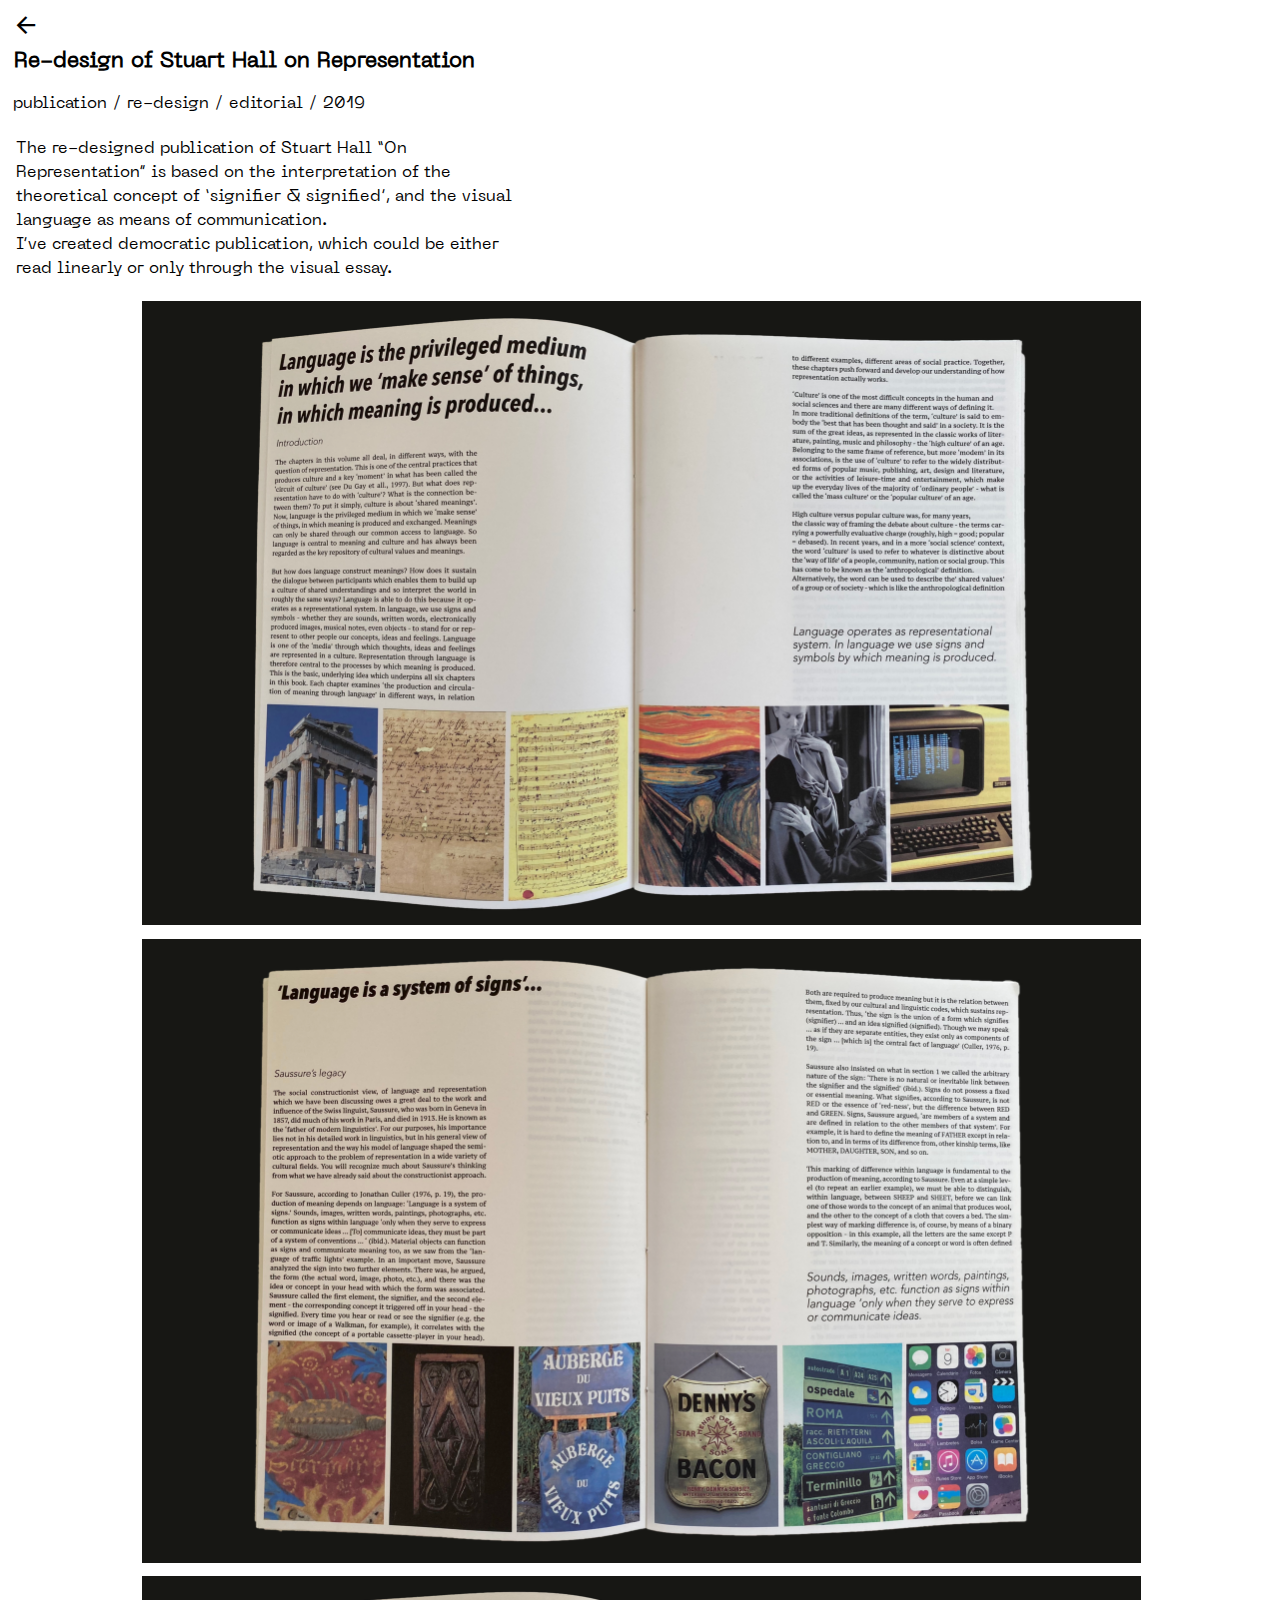
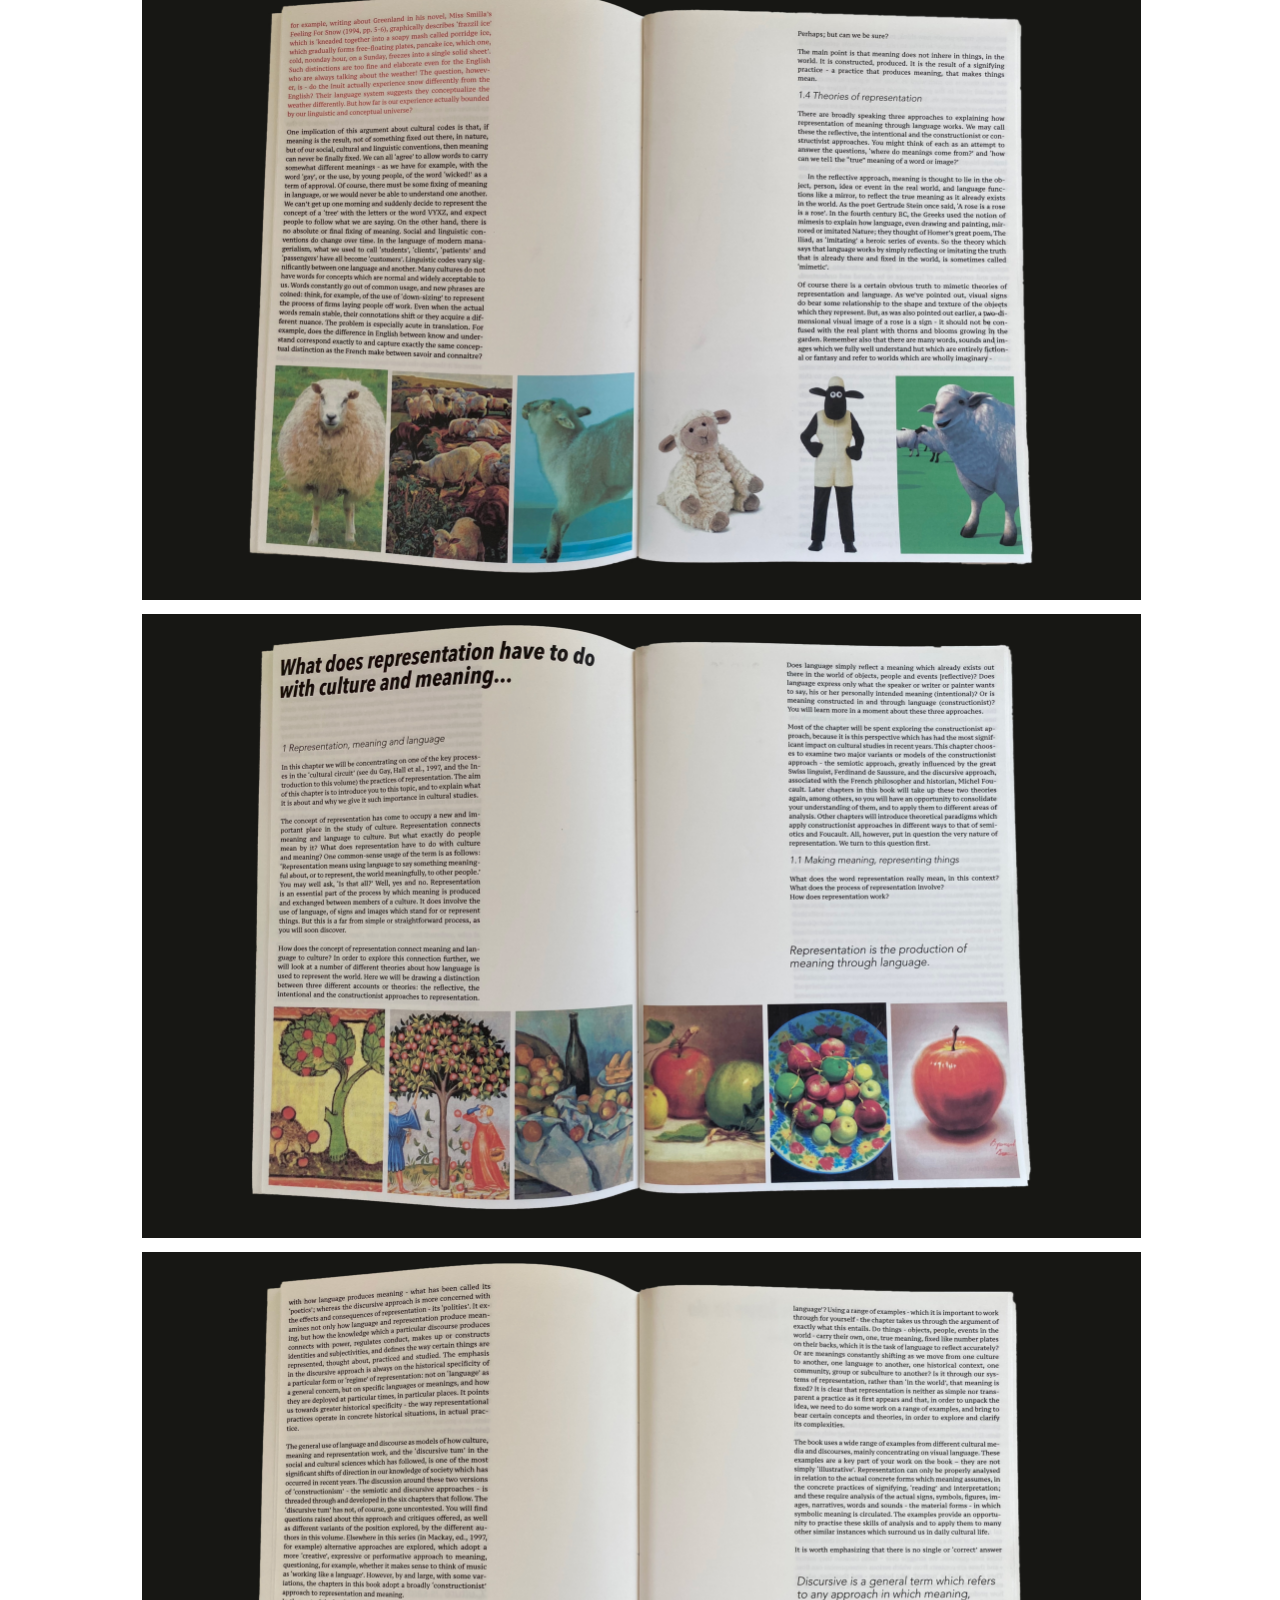
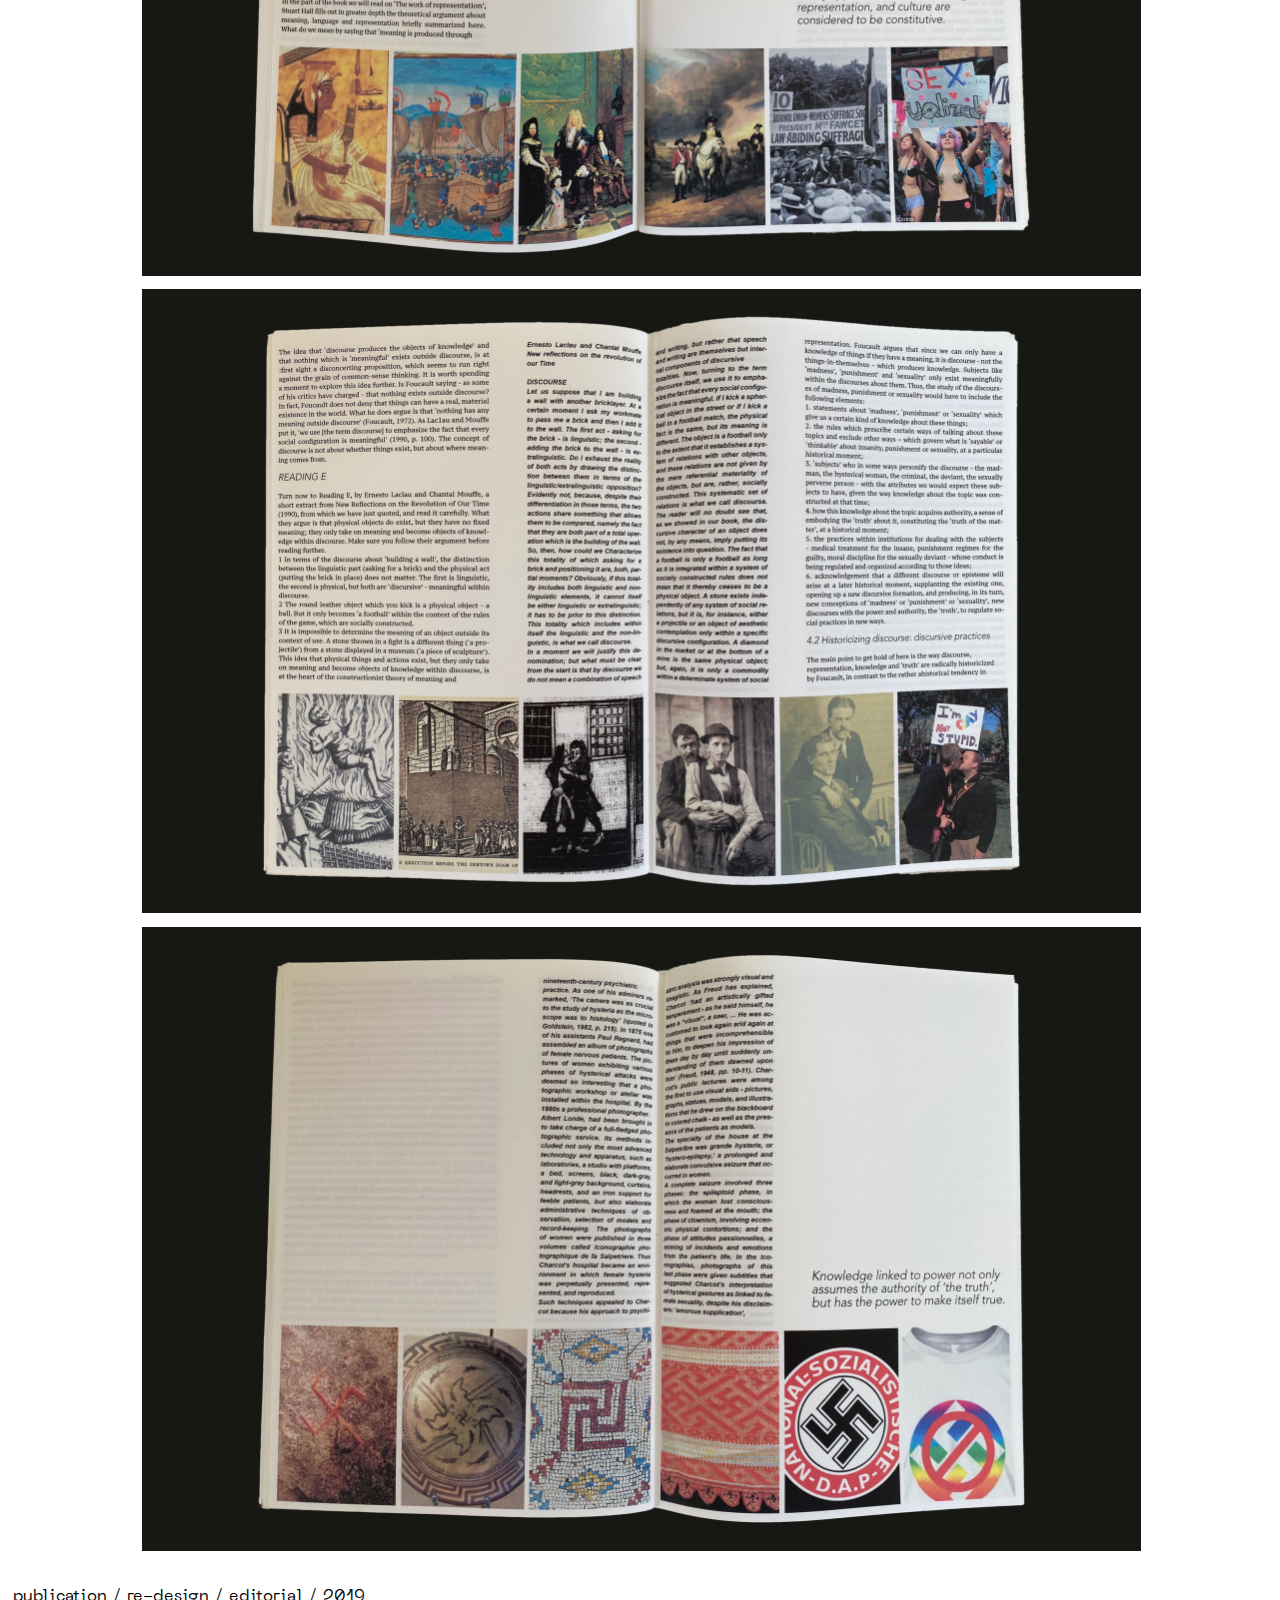
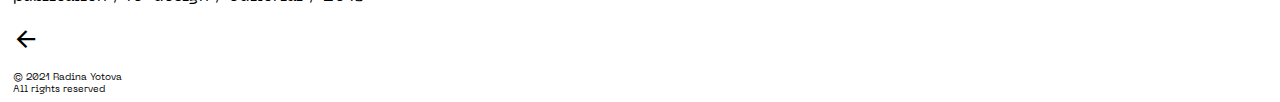
<file: pages/book-representation.html>
<!DOCTYPE html>
<html lang="en" >
<head>
  <meta charset="UTF-8">
  <meta name="viewport" content="width=device-width, initial-scale=1.0">
  <link rel="icon" href="content/img/WW.png">
  <title>Re-design of Stuart Hall on Representation</title>
  <link rel="stylesheet" href="./stylePage.css">

</head>
<body>
<div id="wrapper">
    <div class="button">
      <button class="back">
        <a href="../index.html">←</a>
      </button> 
    </div>

    <div class="container-text">
      <h1 class="title">Re-design of Stuart Hall on Representation</h1>
          <div class="labels">
      <div class="labels-text">
        publication / re-design / editorial / 2019
      </div>
    </div>
      <p class="info">
      The re-designed publication of Stuart Hall “On Representation” is based on the interpretation of the theoretical concept of ‘signifier & signified’, and the visual language as means of communication.<br>I’ve created democratic publication, which could be either read linearly or only through the visual essay.<br>
      </p>
    </div>

  <div class="img">
      <img src="content/img/book-representation/1.png">
      <img src="content/img/book-representation/2.png">
      <img src="content/img/book-representation/3.png">
      <img src="content/img/book-representation/4.png">
      <img src="content/img/book-representation/5.png">
      <img src="content/img/book-representation/6.png">
      <img src="content/img/book-representation/7.png">
    </div>

    <div class="labels">
      <div class="labels-text">
        publication / re-design / editorial / 2019
      </div>
    </div>

    <div class="button">
      <button class="back">
        <a href="../index.html">←</a>
      </button> 
    </div>

    <div class="copyrights">
      <div class="copyrights-text">
        © 2021 Radina Yotova<br>All rights reserved
      </div>
    </div>
</div>
</body>
</html>
</file>
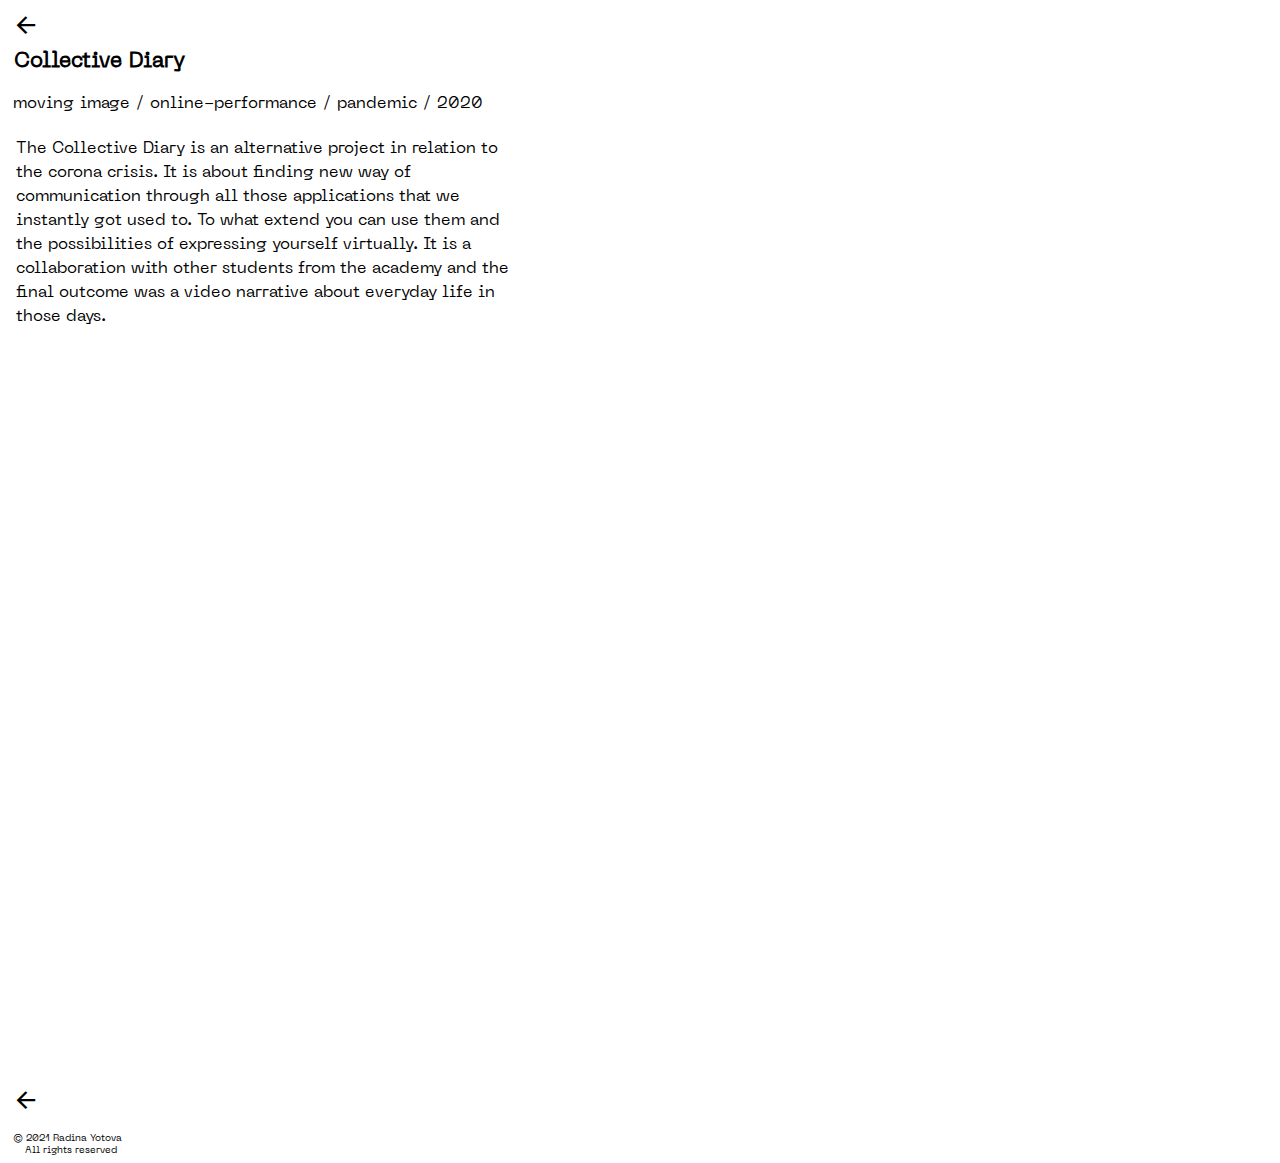
<file: pages/collective-diary.html>
<!DOCTYPE html>
<html lang="en" >
<head>
  <meta charset="UTF-8">
  <meta content="width=device-width, minimum-scale=0.9" name="viewport"/>
  <link rel="icon" href="content/img/WW.png">
  <title>Collective Diary</title>
  <link rel="stylesheet" href="./stylePage.css">

</head>
<body>
<div id="wrapper">
    <div class="button">
      <button class="back">
        <a href="../index.html">←</a>
      </button> 
    </div>

    <div class="container-text">
      <h1 class="title">Collective Diary</h1>
          <div class="labels">
      <div class="labels-text">
        moving image / online-performance / pandemic / 2020
      </div>
    </div>
      <p class="info">
        The Collective Diary is an alternative project in relation to the corona crisis. It is about finding new way of communication through all those applications that we instantly got used to. To what extend you can use them and the possibilities of expressing yourself virtually. It is a collaboration with other students from the academy and the final outcome was a video narrative about everyday life in those days.
      </p>
    </div>

  <div class="img">
      <iframe title="vimeo-player" src="https://player.vimeo.com/video/425050759" width="1080" height="720" frameborder="0" allowfullscreen></iframe>
    </div>


    <div class="button">
      <button class="back">
        <a href="../index.html">←</a>
      </button> 
    </div>

    <div class="copyrights">
      <div class="copyrights-text">
        © 2021 Radina Yotova<br><span>All rights reserved</span>
      </div>
    </div>
  </div>
</body>
</html>
</file>
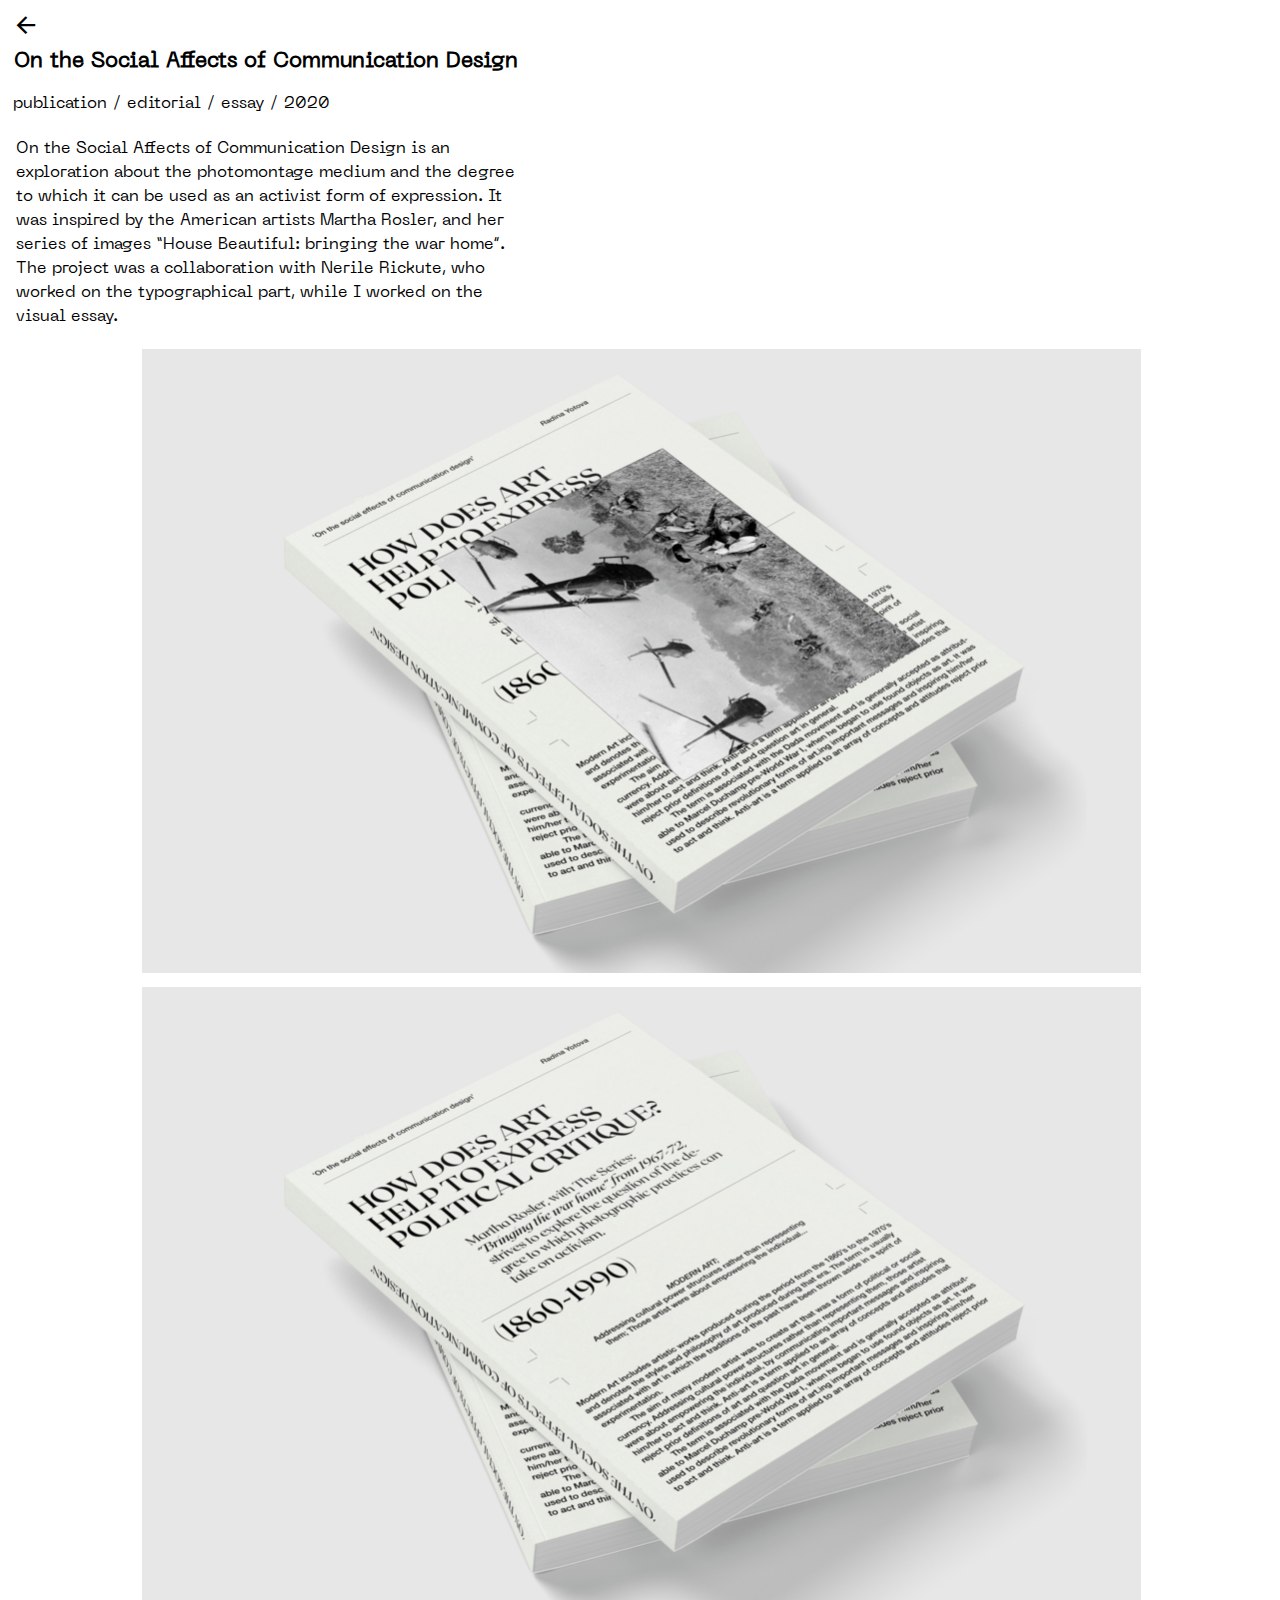
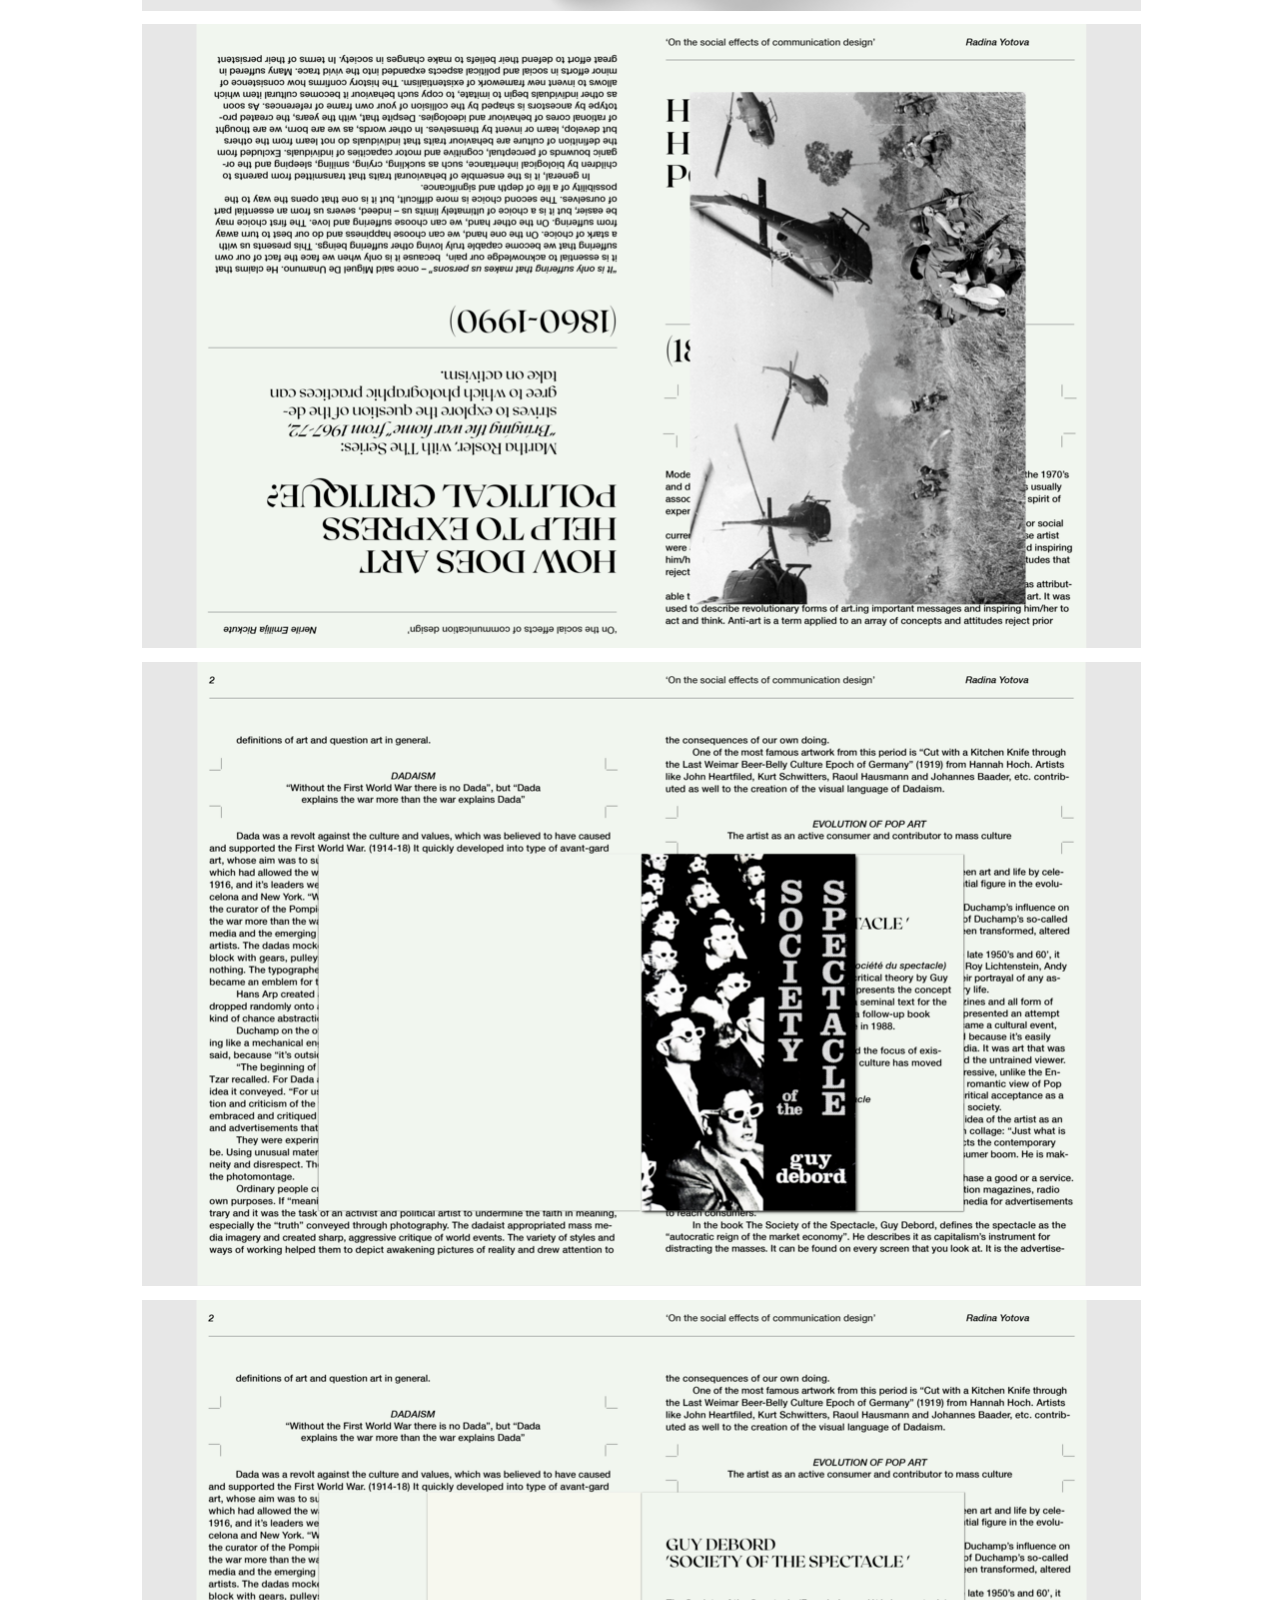
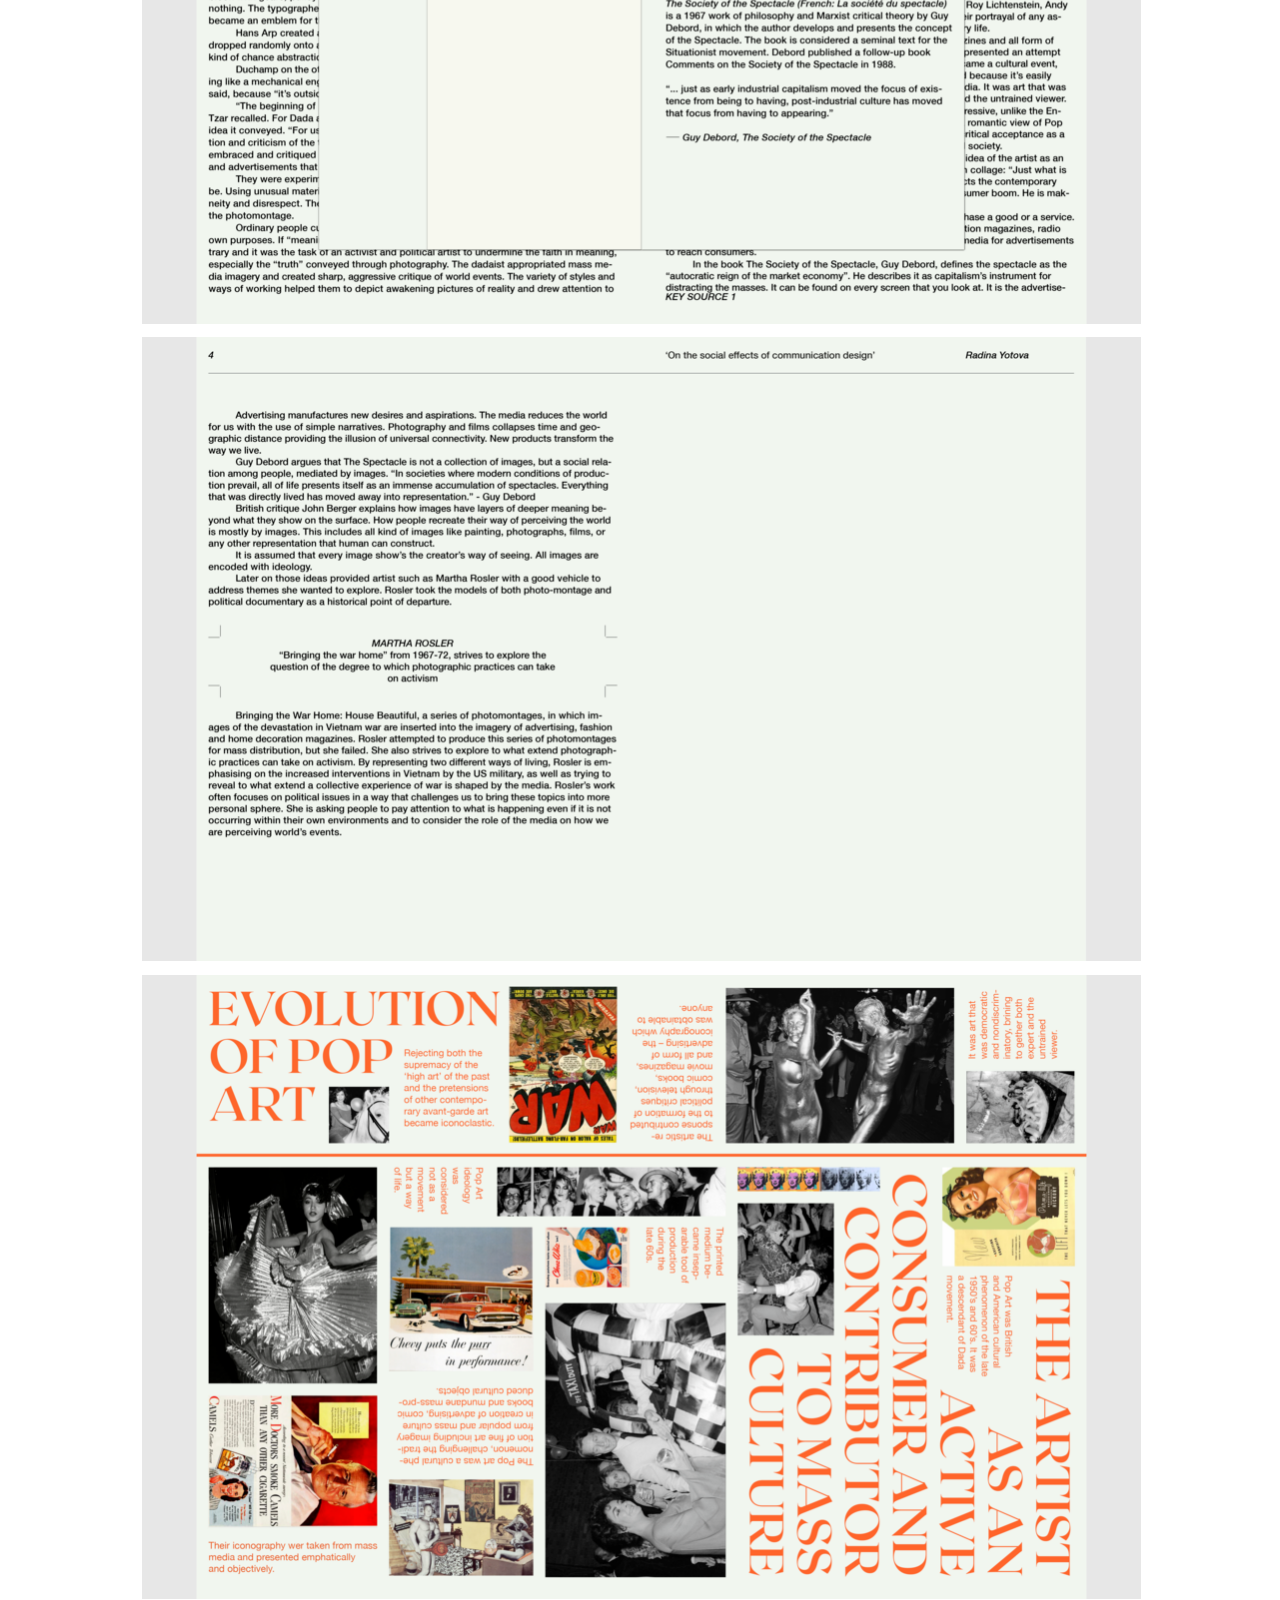
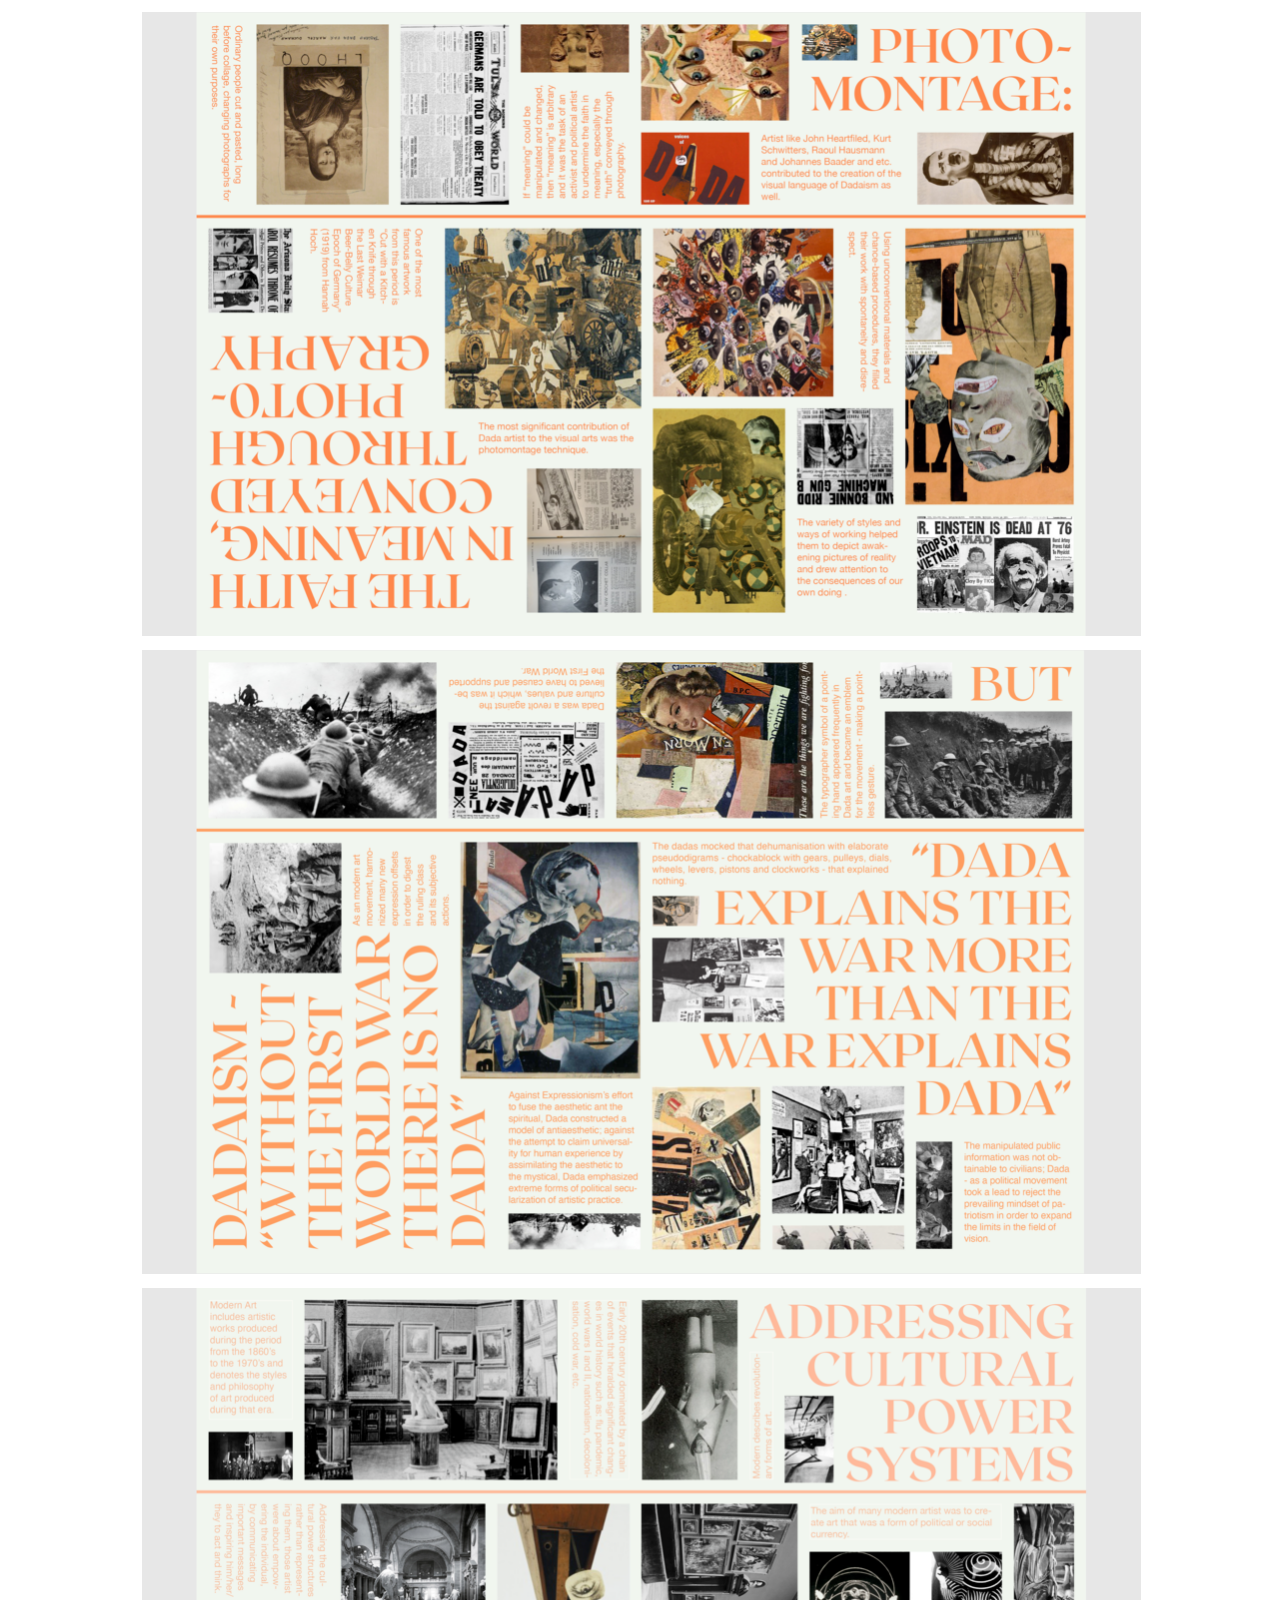
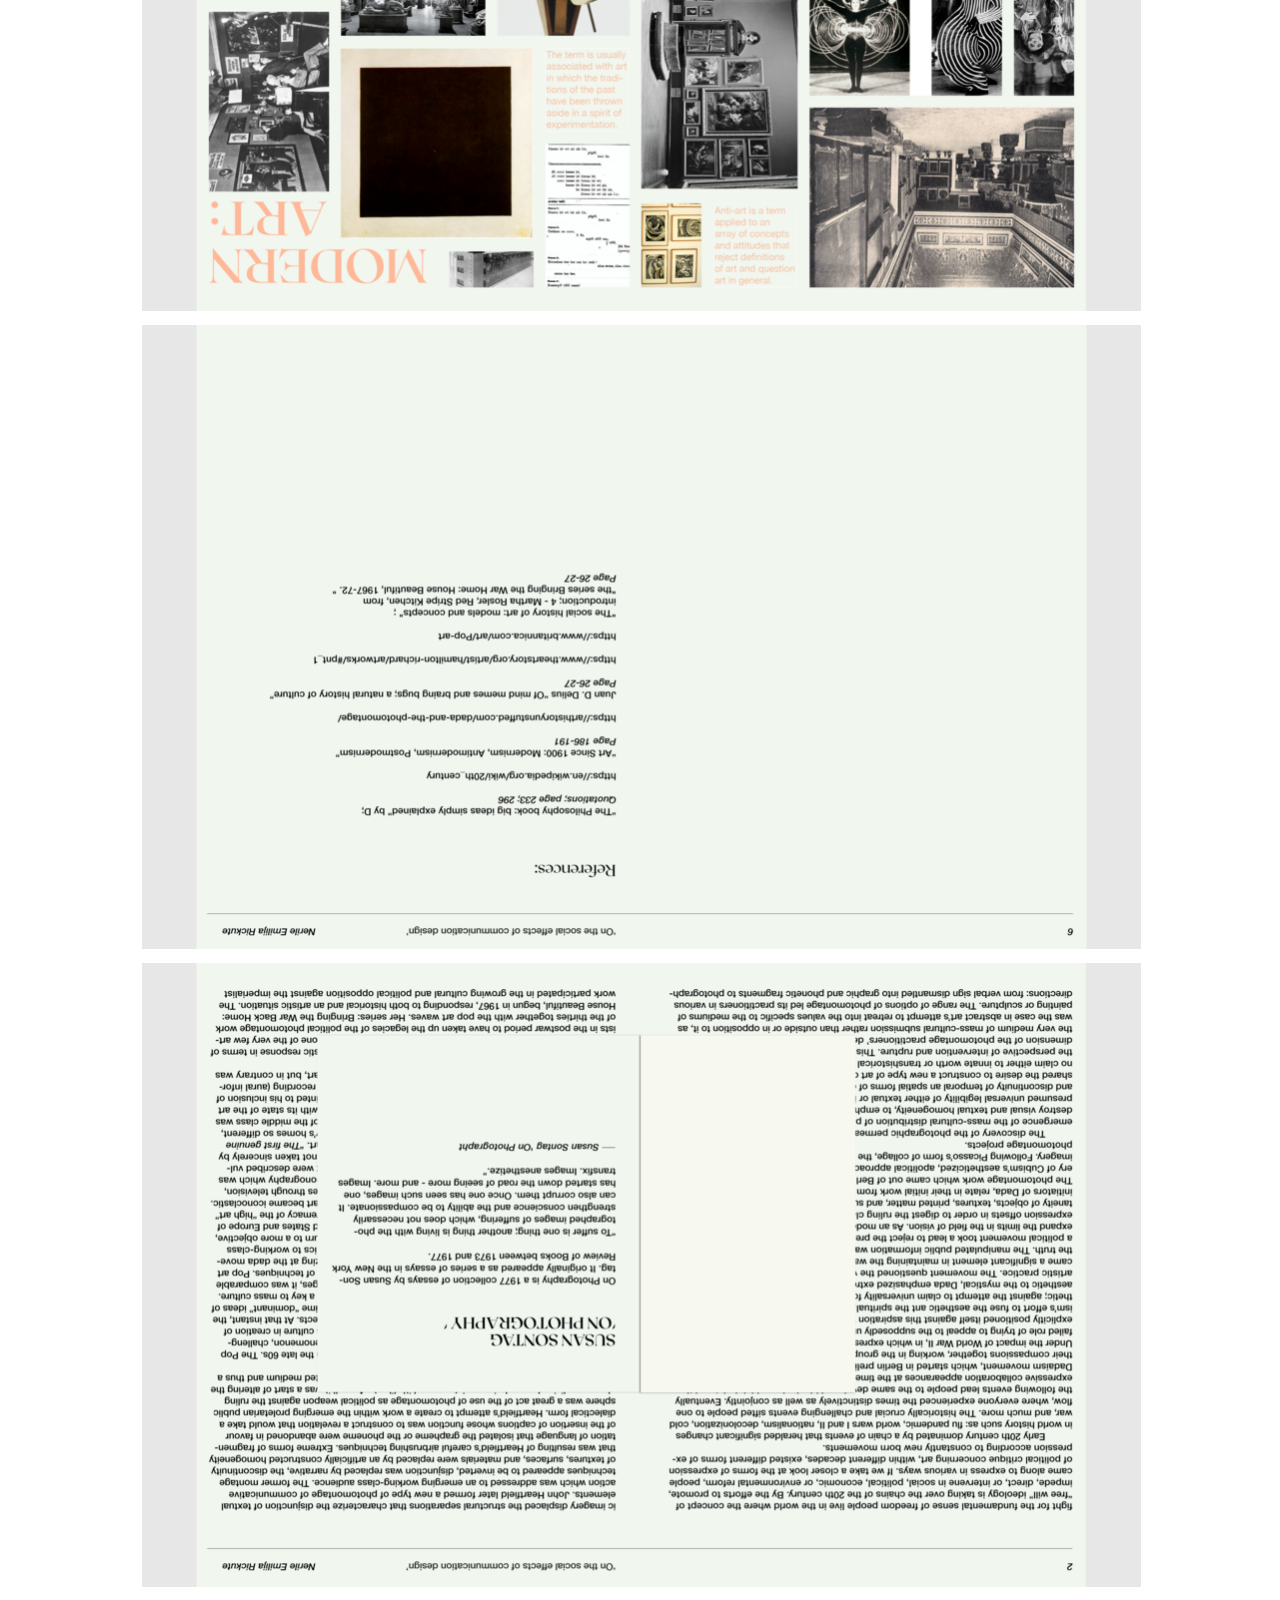
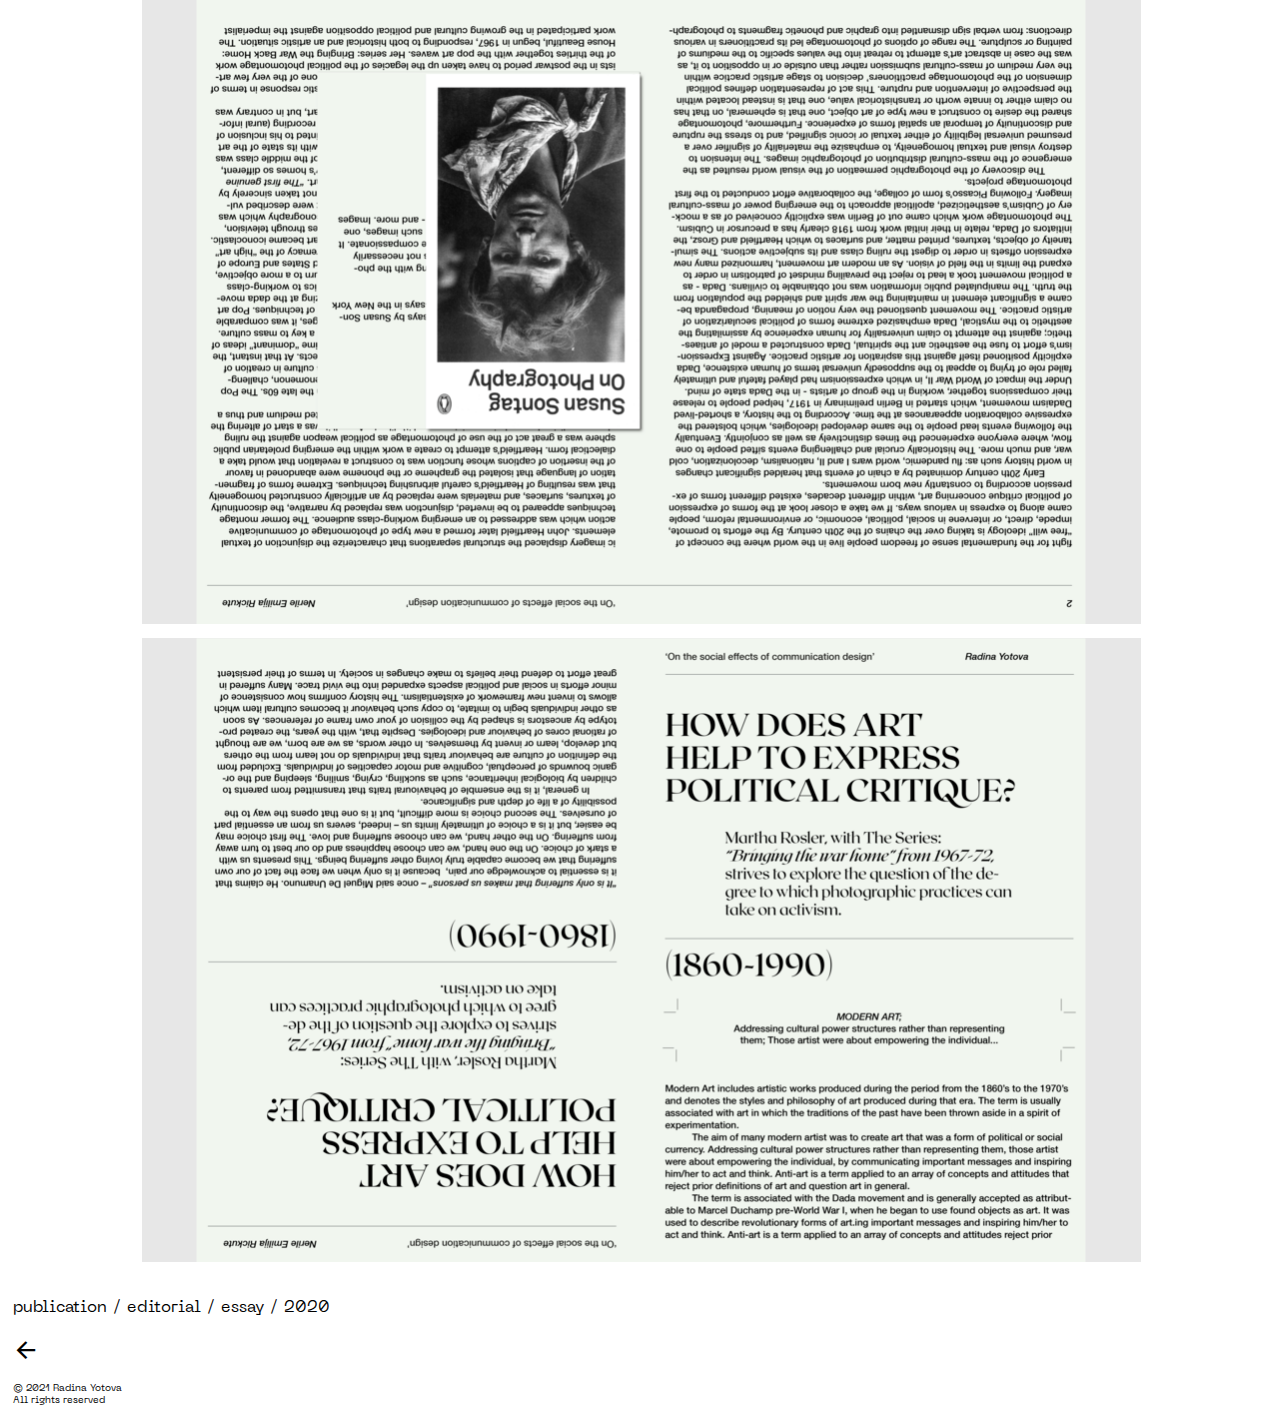
<file: pages/dada-book.html>
<!DOCTYPE html>
<html lang="en" >
<head>
  <meta charset="UTF-8">
  <meta name="viewport" content="width=device-width, initial-scale=1.0">
  <link rel="icon" href="content/img/WW.png">
  <title>On the Social Affects of Communication Design</title>
  <link rel="stylesheet" href="./stylePage.css">

</head>
<body>
<div id="wrapper">
    <div class="button">
      <button class="back">
        <a href="../index.html">←</a>
      </button> 
    </div>

     <div class="container-text">
      <h1 class="title">On the Social Affects of Communication Design</h1>
          <div class="labels">
      <div class="labels-text">
        publication / editorial / essay / 2020
      </div>
    </div>
      <p class="info">
        On the Social Affects of Communication Design is an exploration about the photomontage medium and the degree to which it can be used as an activist form of expression.
        It was inspired by the American artists Martha Rosler, and her series of images “House Beautiful: bringing the war home”.<br>
        The project was a collaboration with Nerile Rickute, who worked on the typographical part, while I worked on the visual essay.<br>
      </p>
    </div>

  <div class="img">
      <img src="content/img/book-dada/1.png">
      <img src="content/img/book-dada/2.png">
      <img src="content/img/book-dada/3.png">
      <img src="content/img/book-dada/5.png">
      <img src="content/img/book-dada/6.png">
      <img src="content/img/book-dada/7.png">
      <img src="content/img/book-dada/8.png">
      <img src="content/img/book-dada/9.png">
      <img src="content/img/book-dada/10.png">
      <img src="content/img/book-dada/11.png">
      <img src="content/img/book-dada/12.png">
      <img src="content/img/book-dada/13.png">
      <img src="content/img/book-dada/14.png">
      <img src="content/img/book-dada/4.png">
    </div>

    <div class="labels">
      <div class="labels-text">
         publication / editorial / essay / 2020
      </div>
    </div>

    <div class="button">
      <button class="back">
        <a href="../index.html">←</a>
      </button> 
    </div>

    <div class="copyrights">
      <div class="copyrights-text">
        © 2021 Radina Yotova<br>All rights reserved
      </div>
    </div>
</body>   
</body>
</html>
</file>
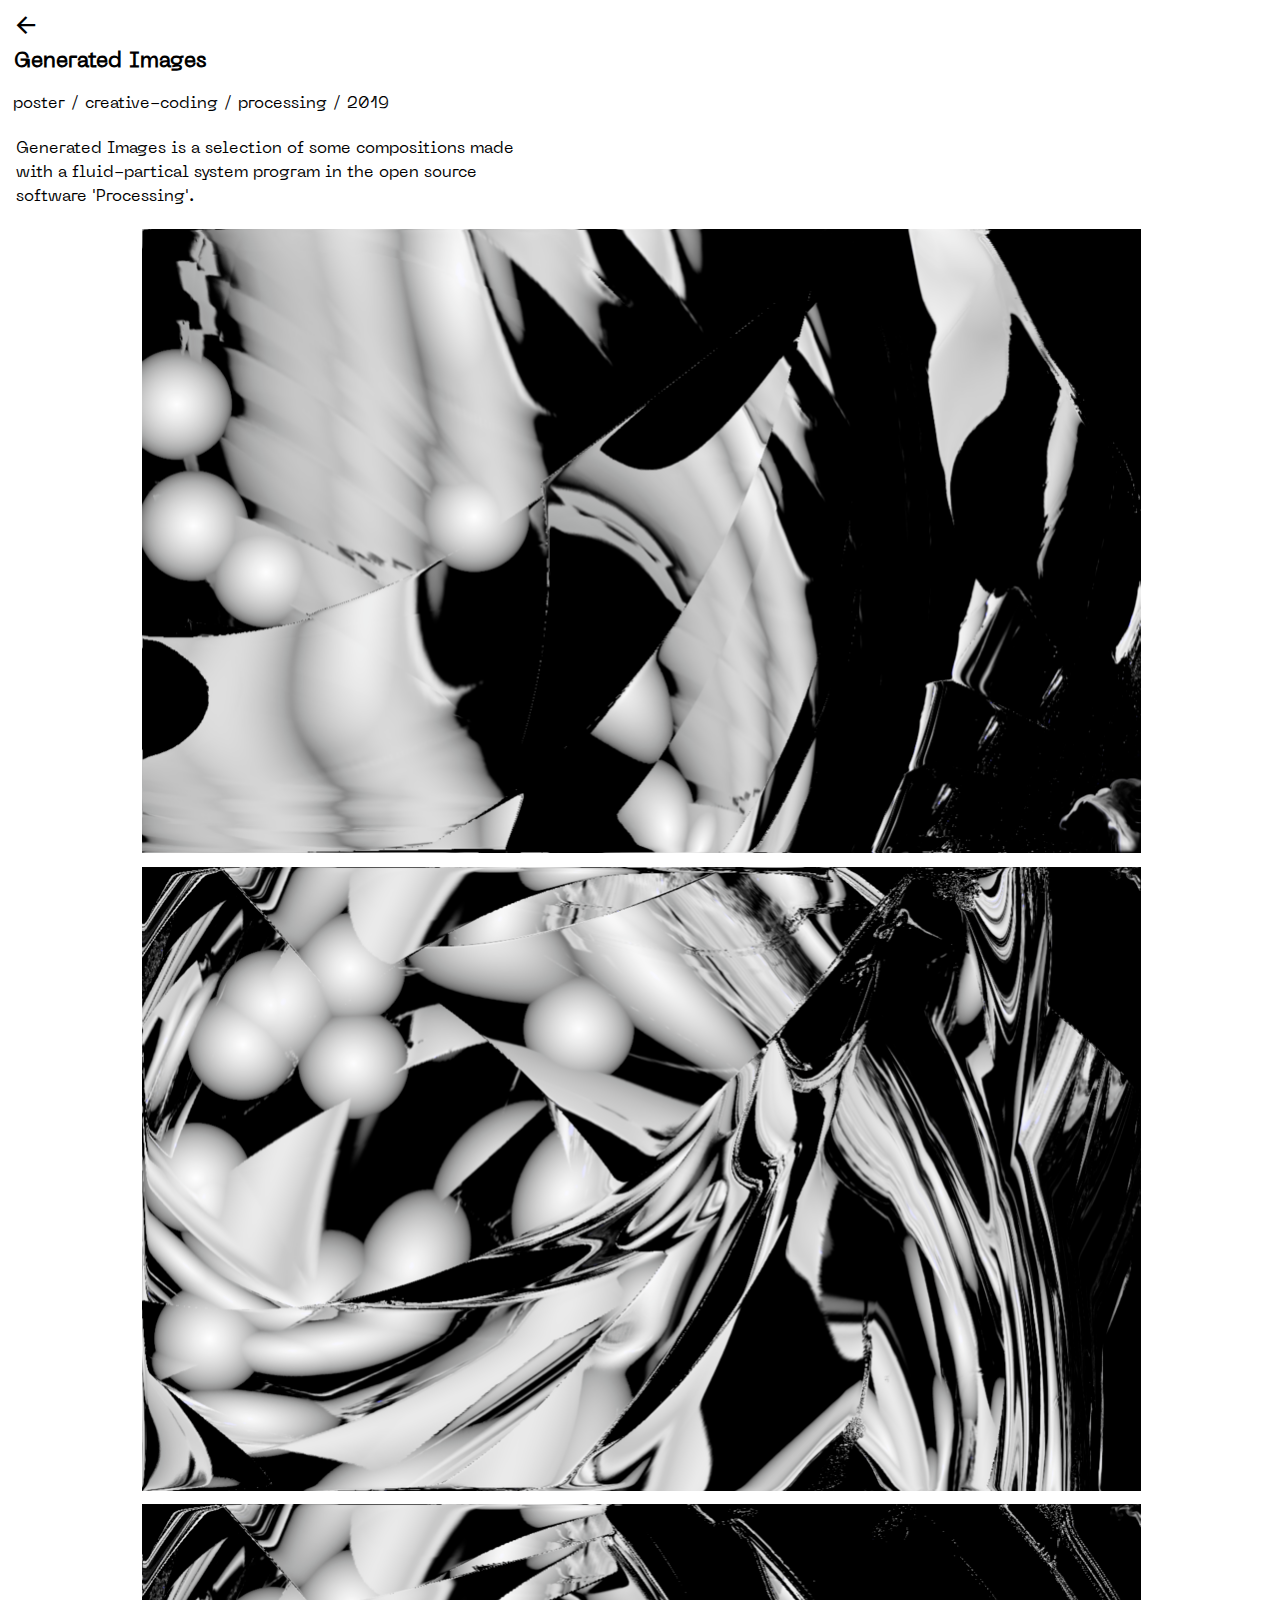
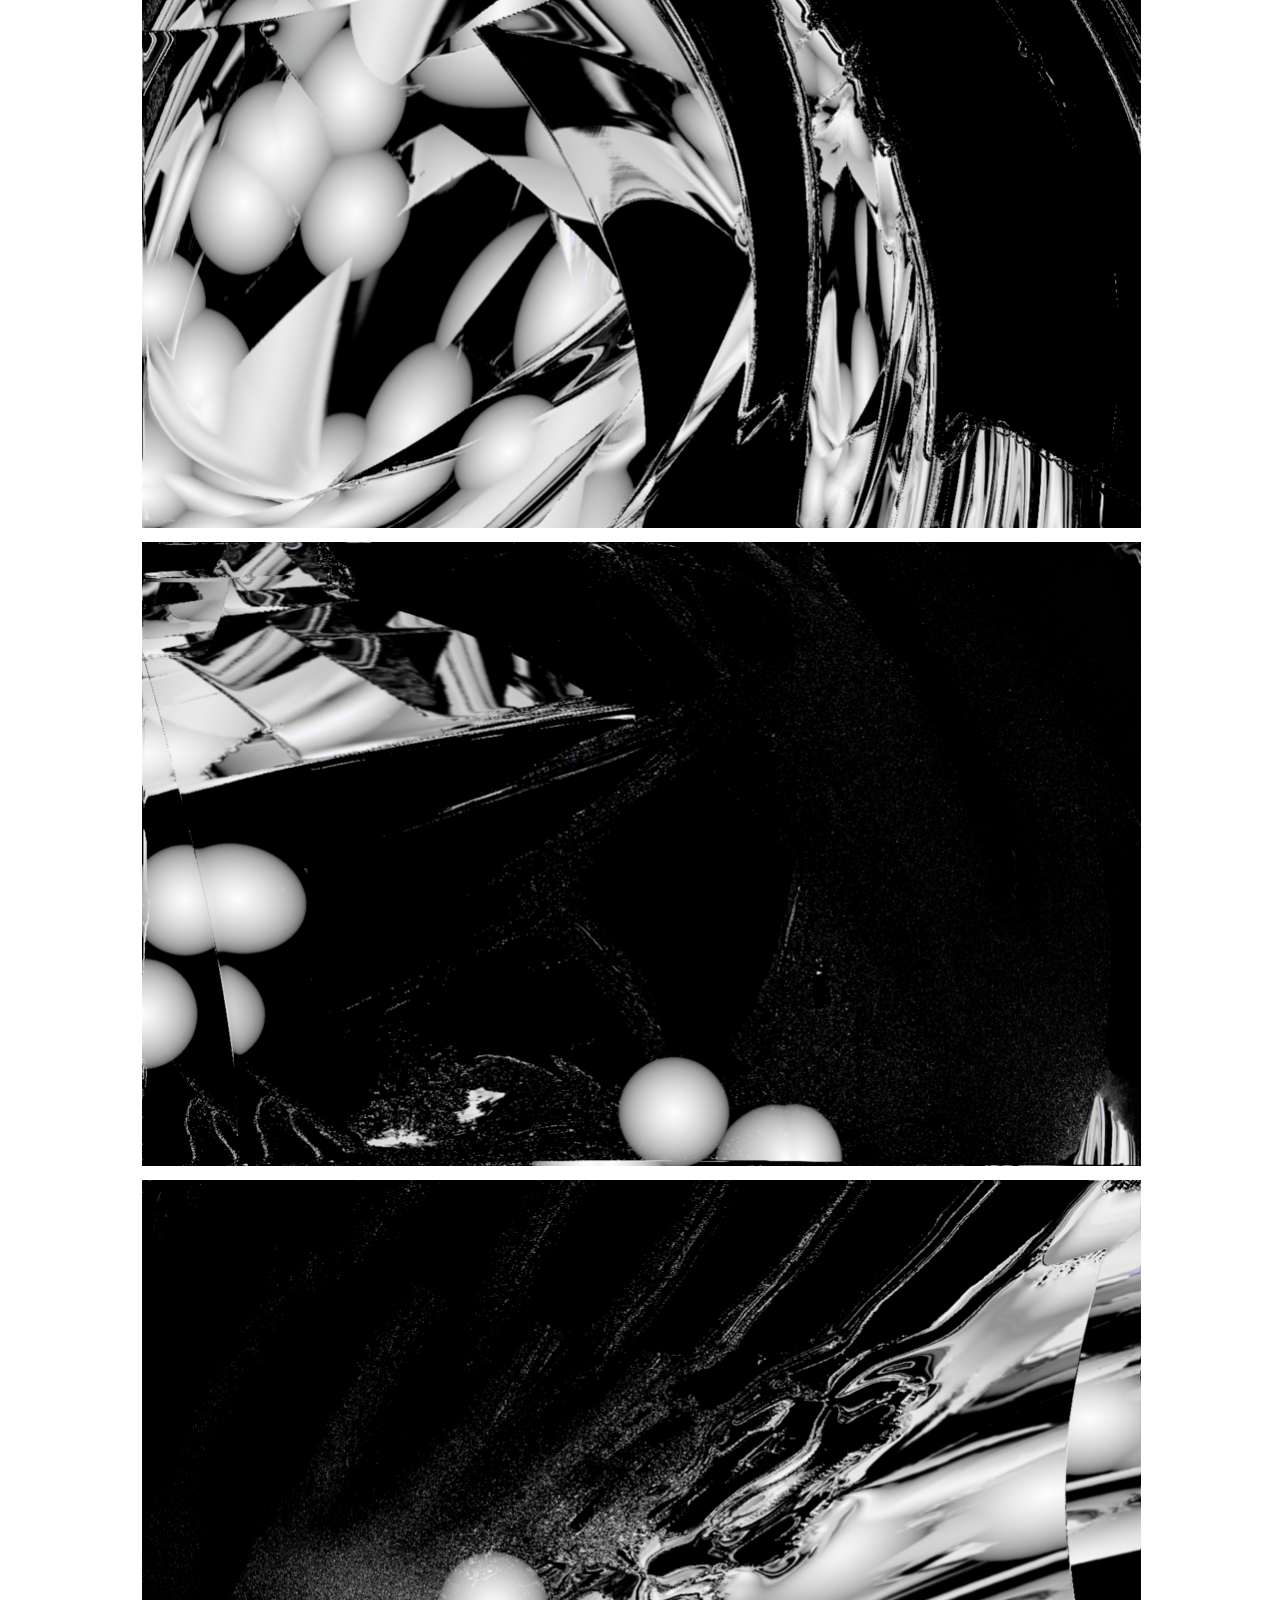
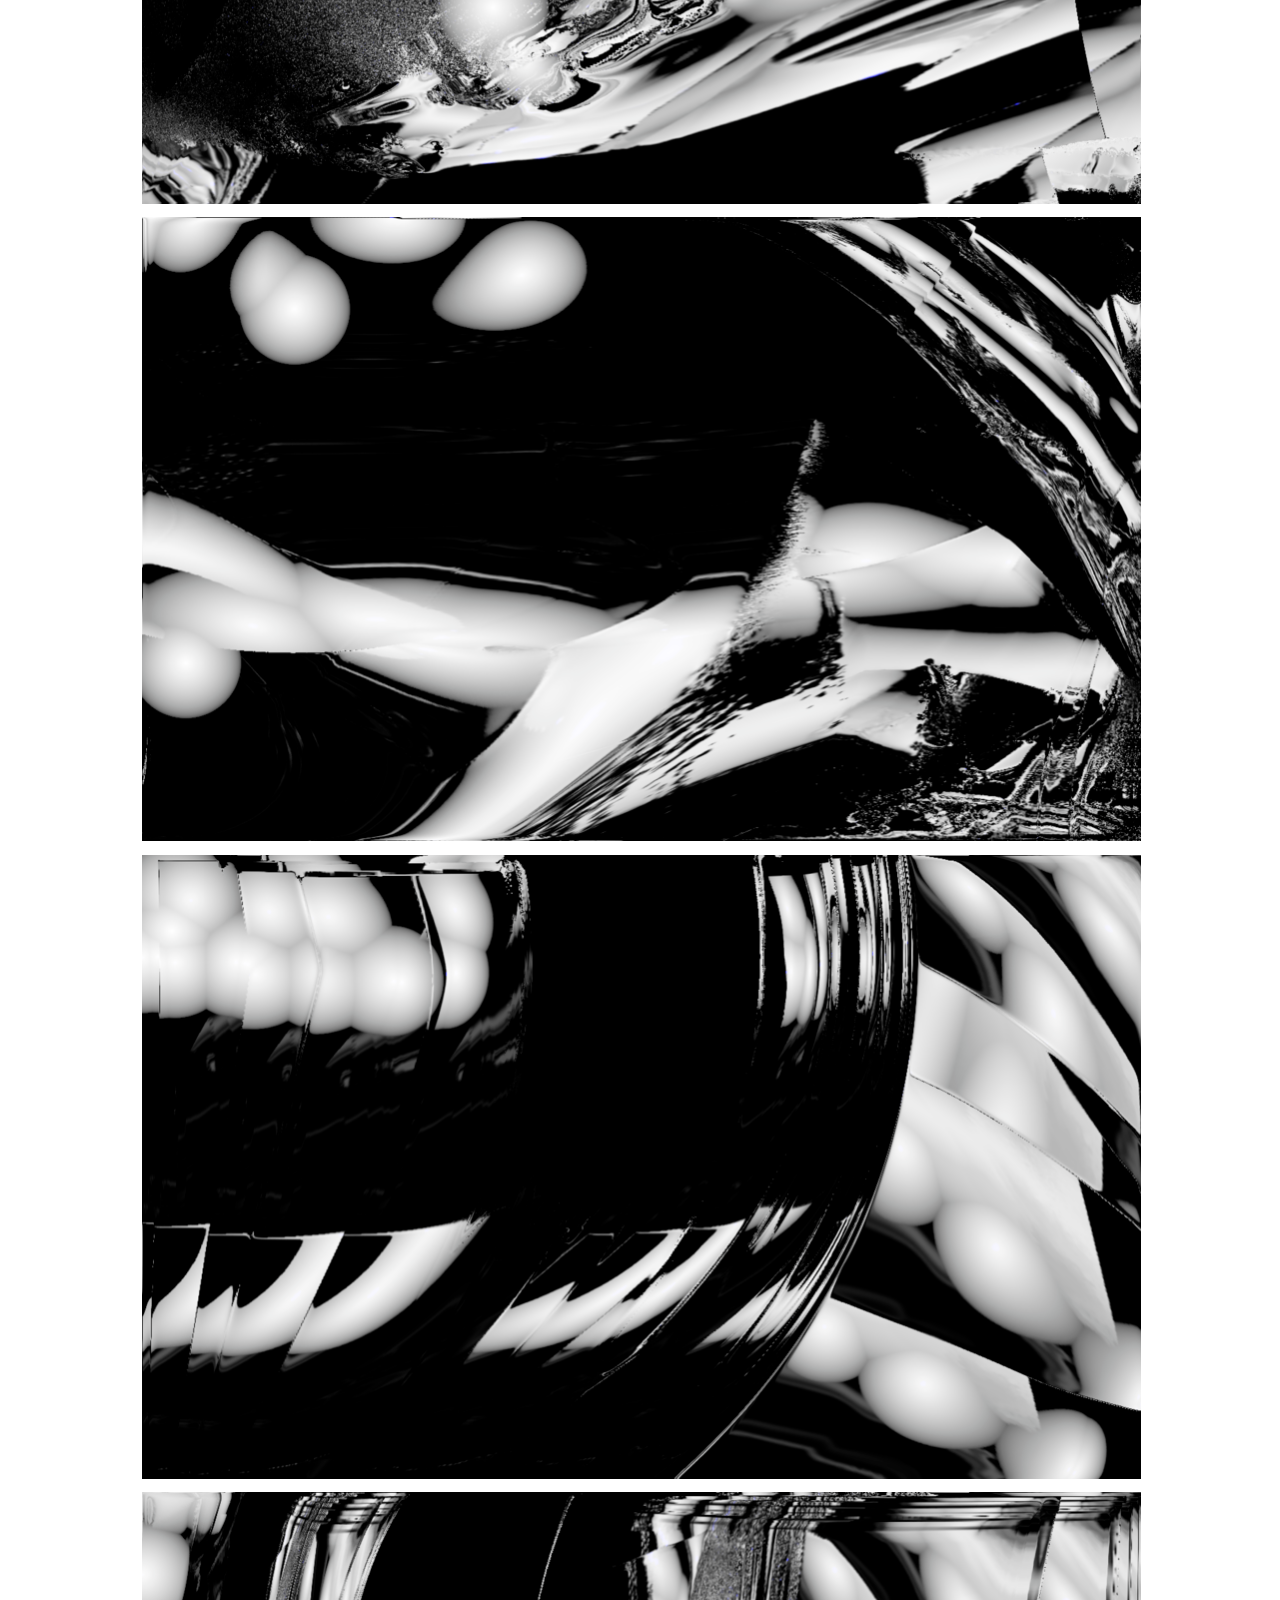
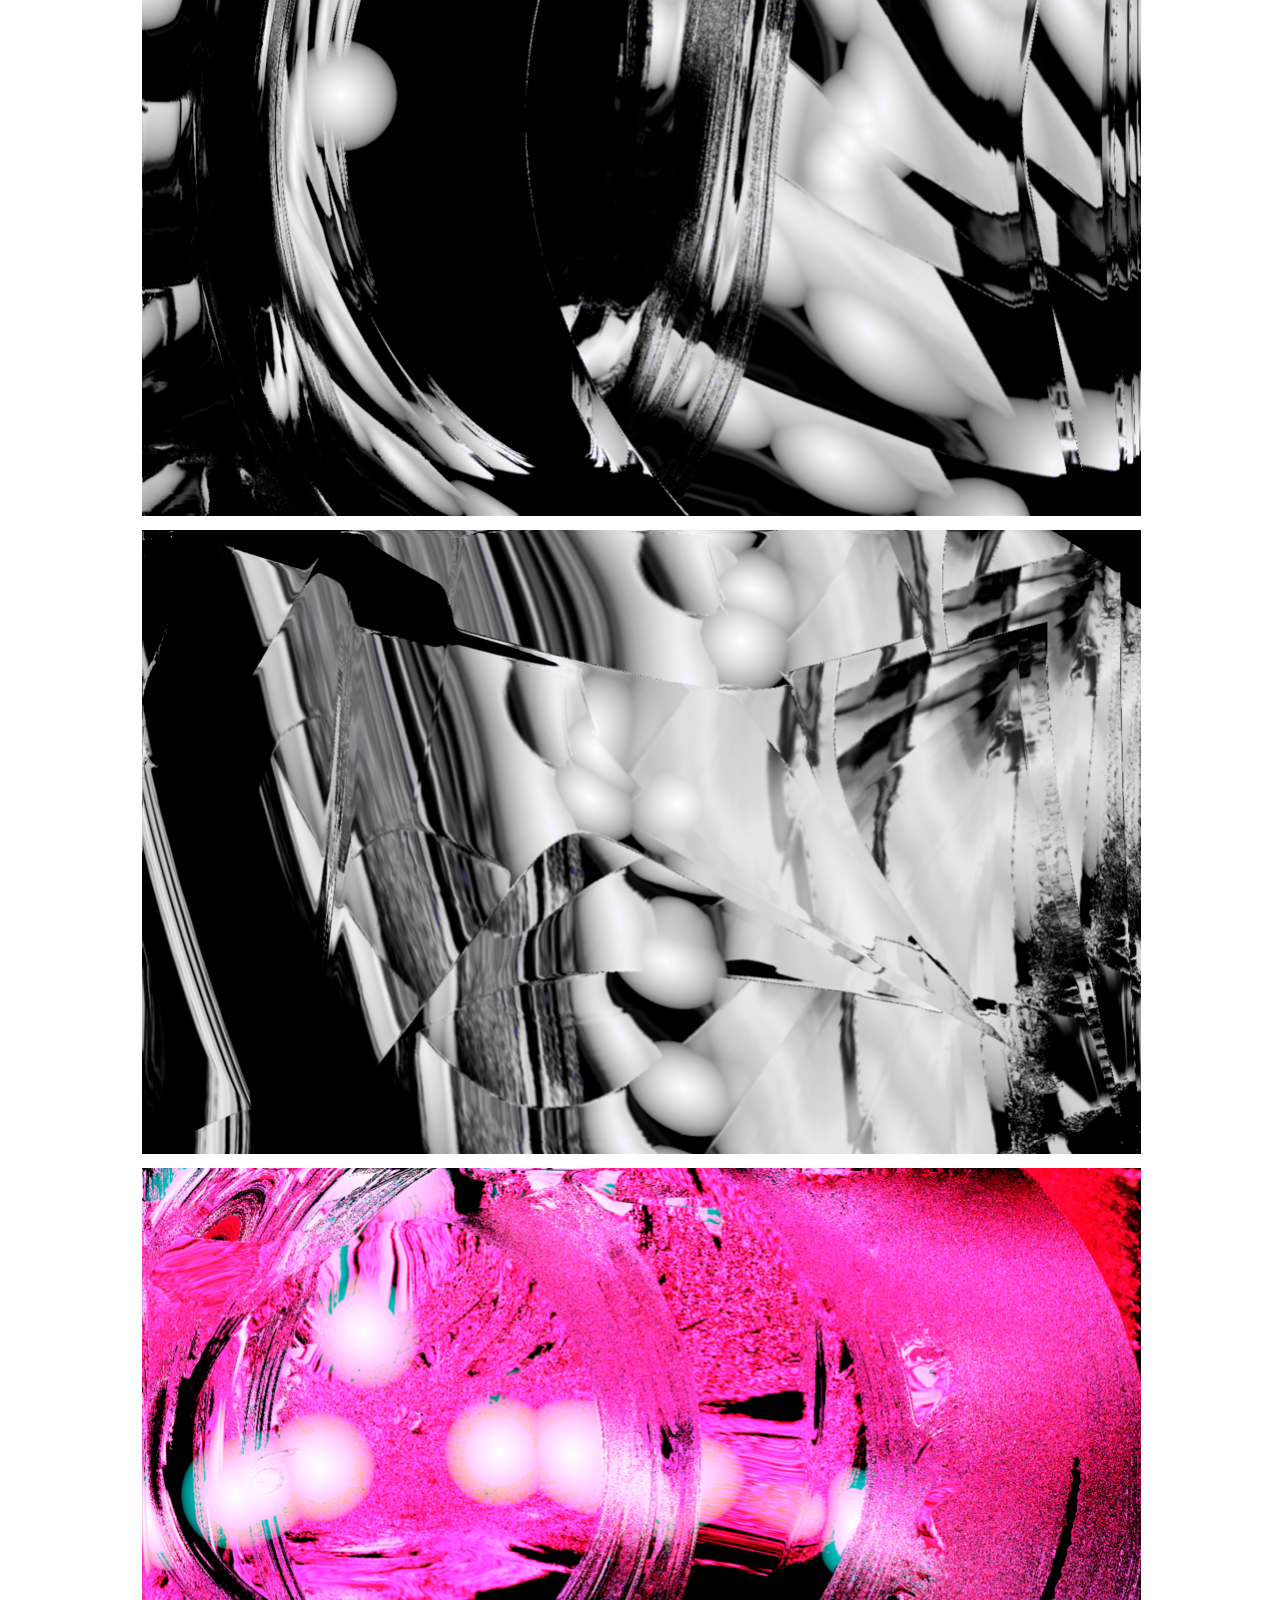
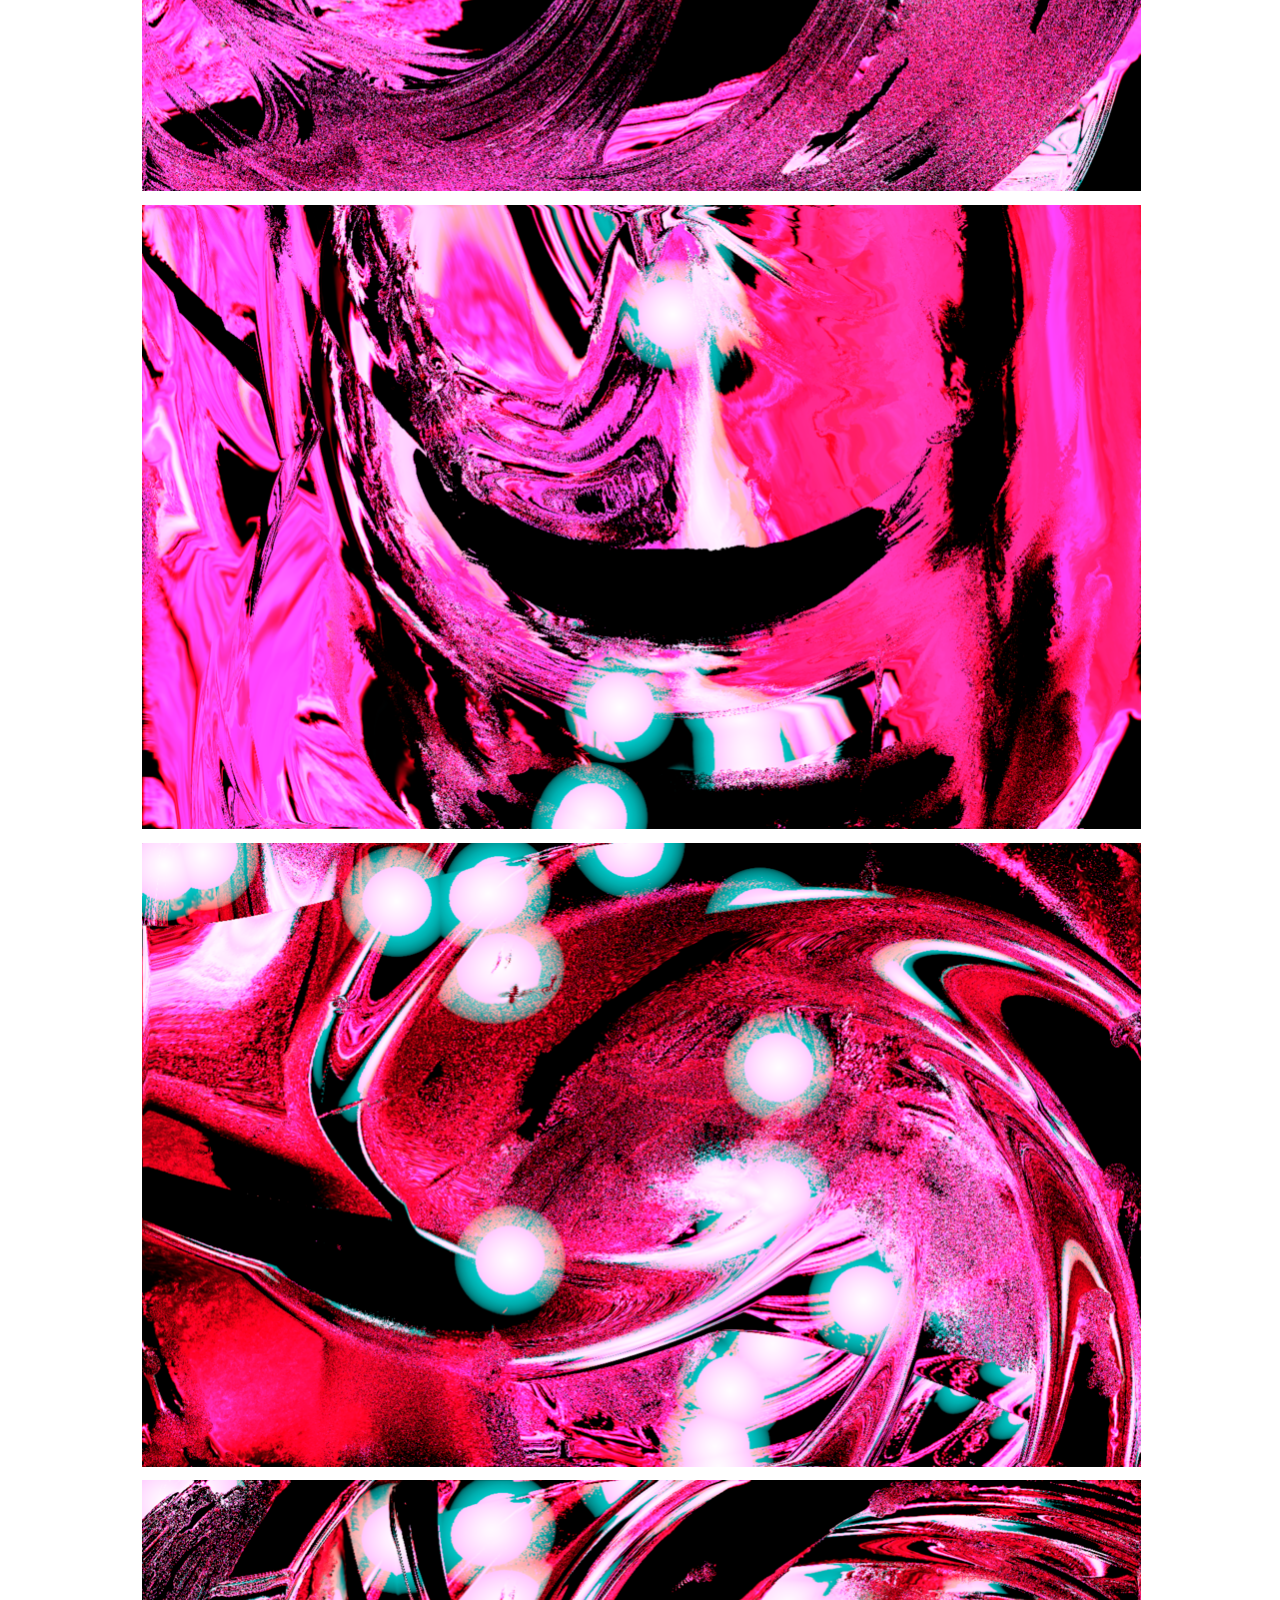
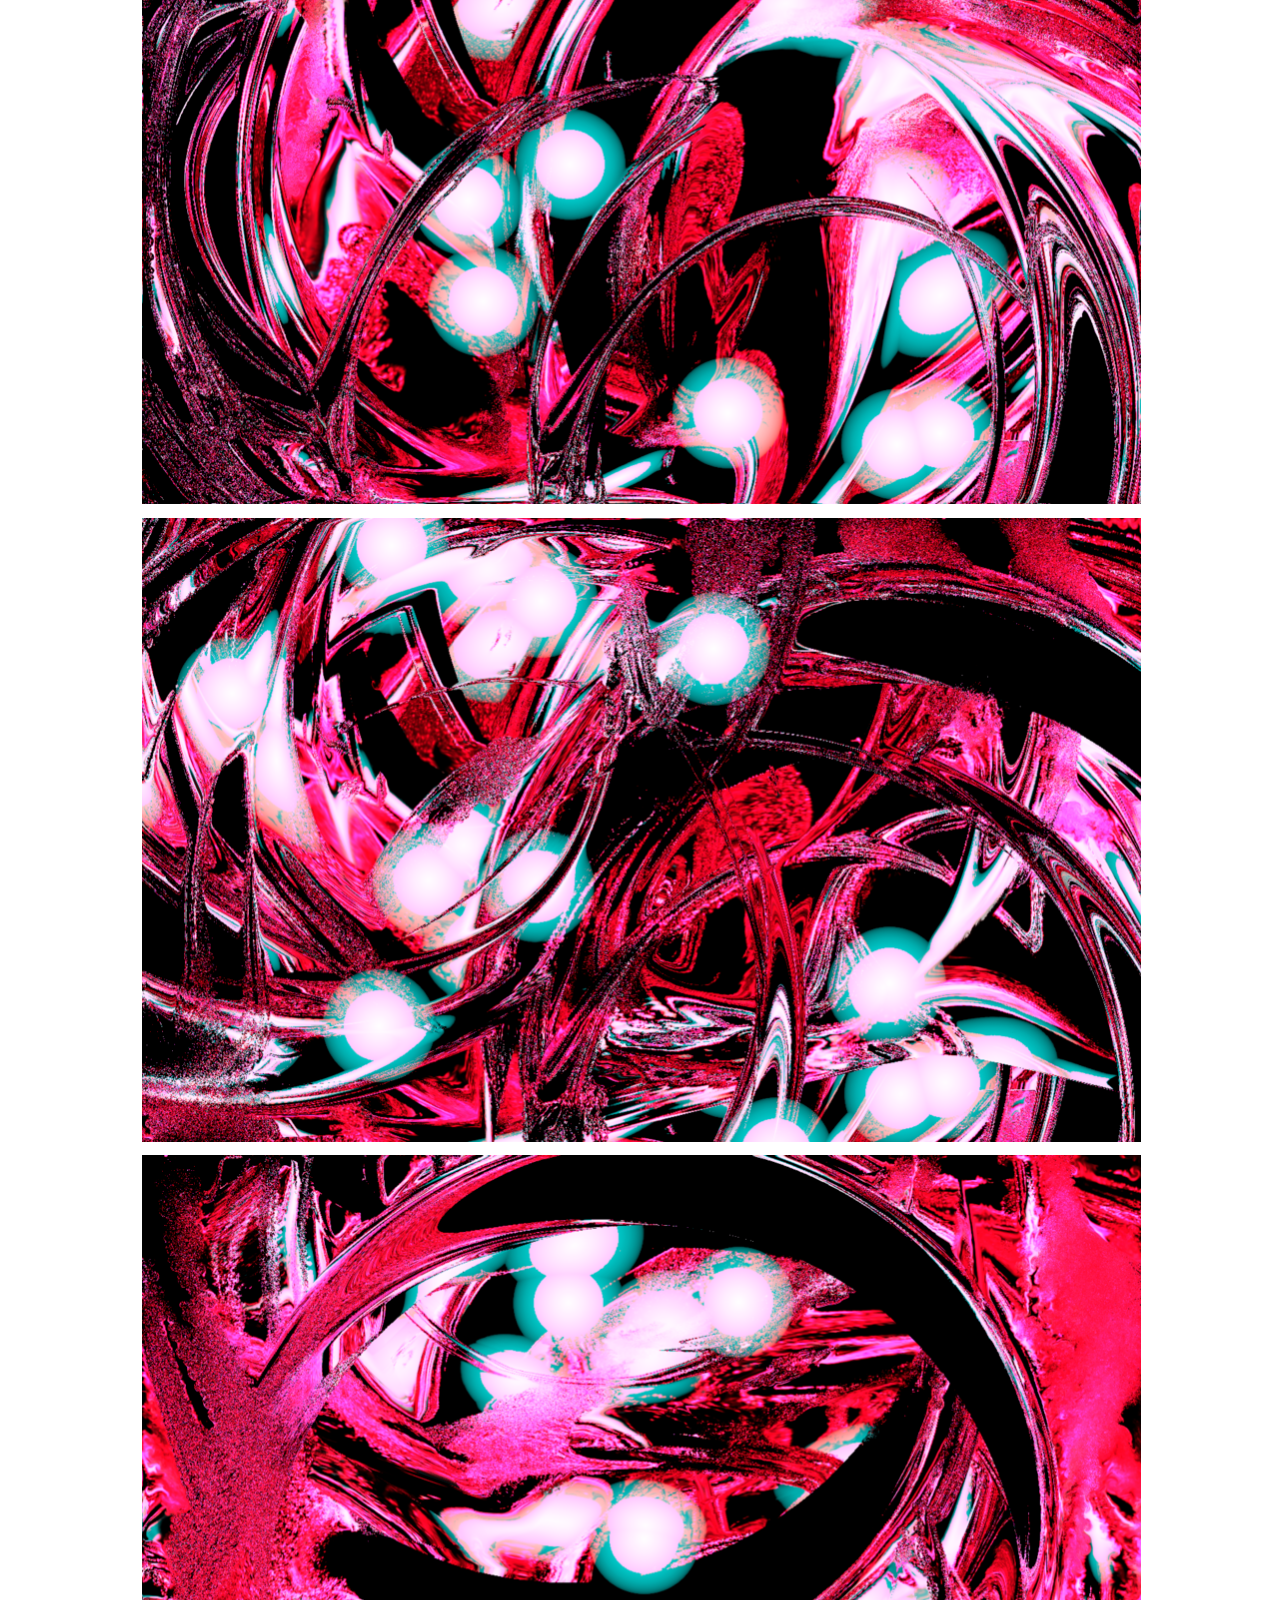
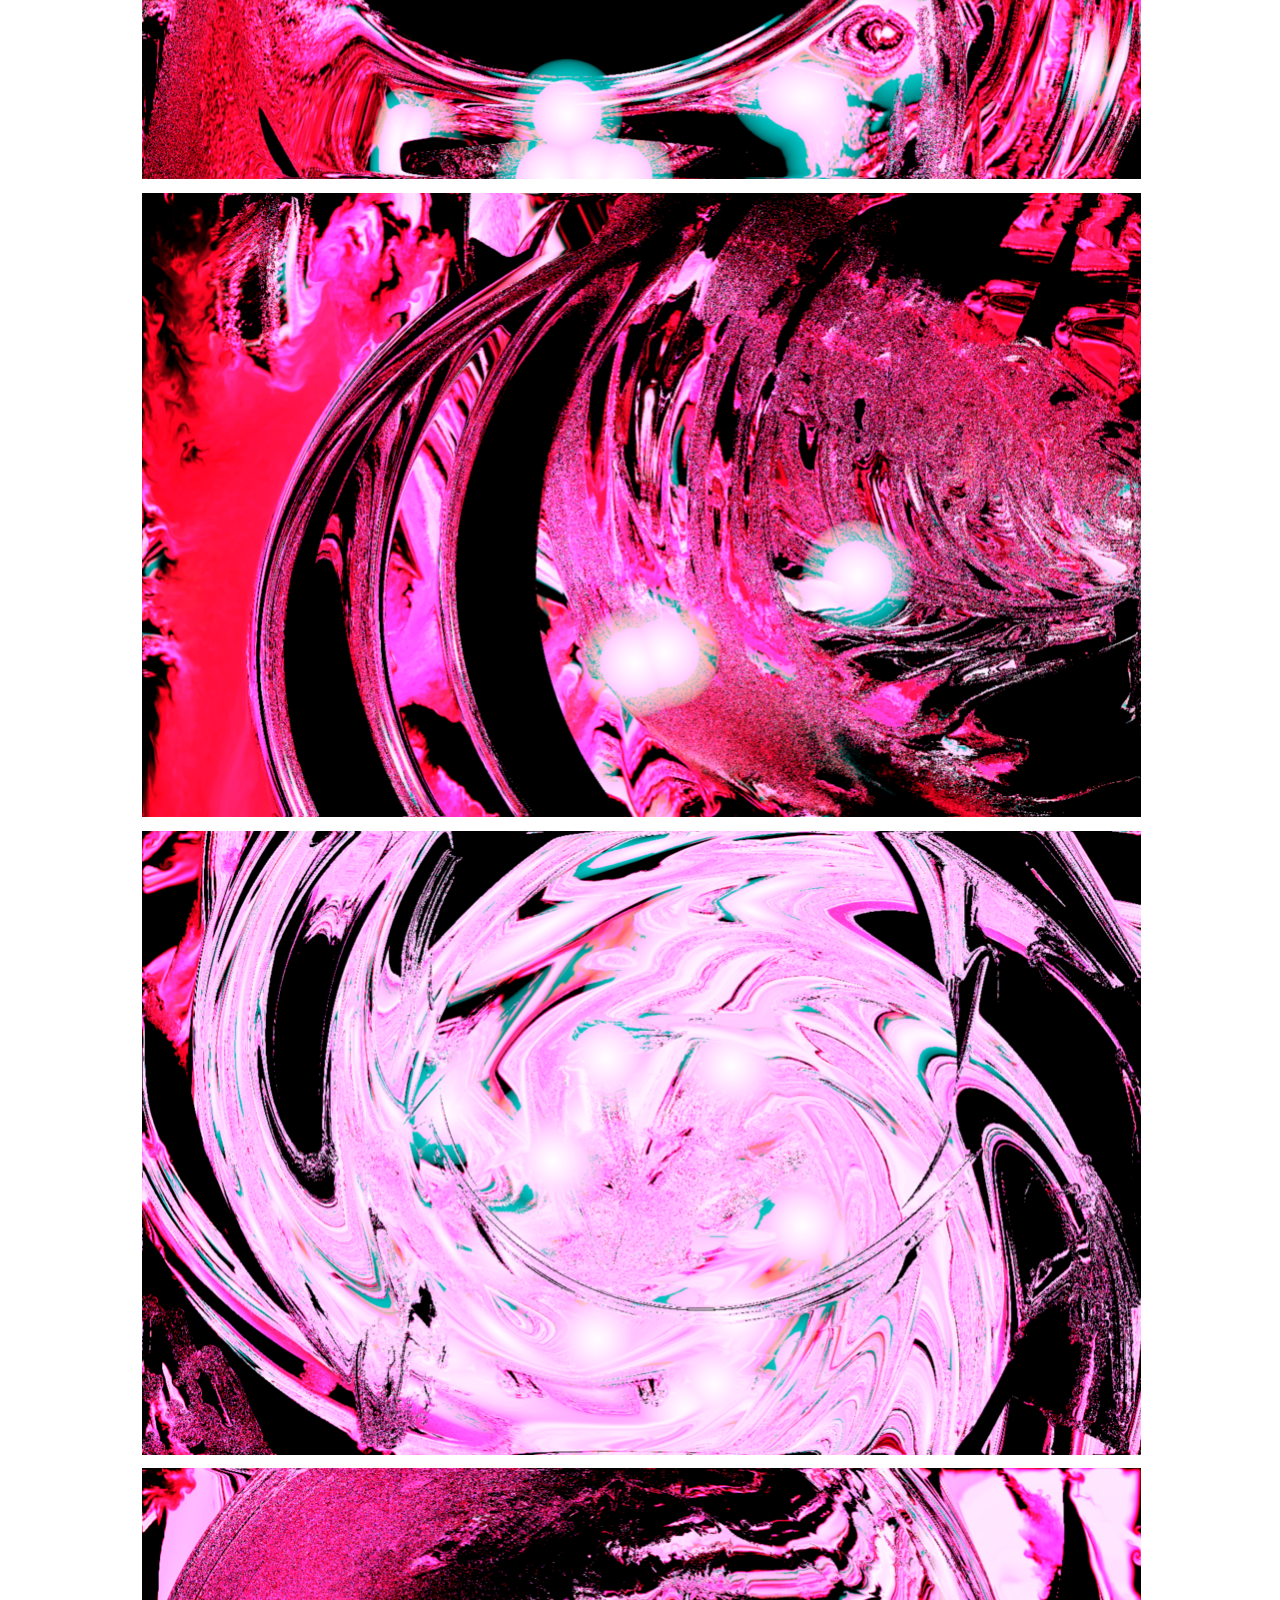
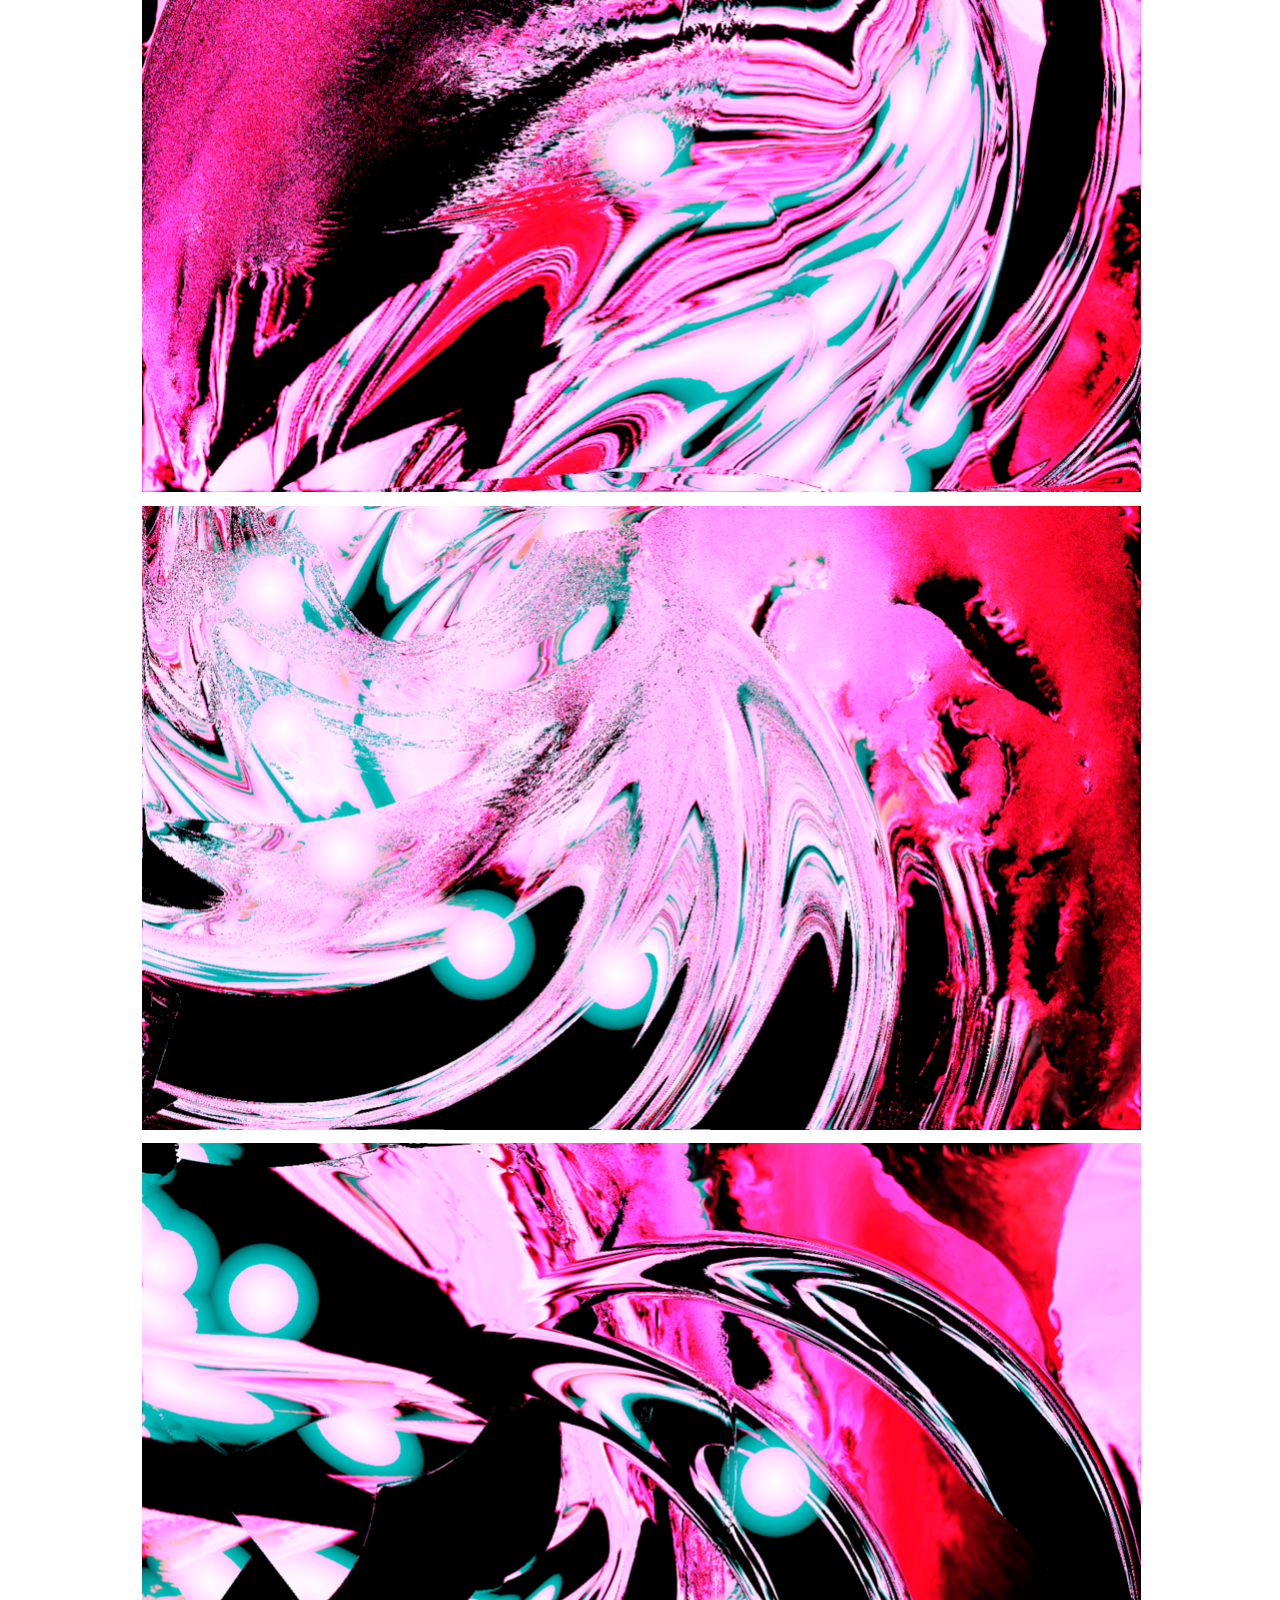
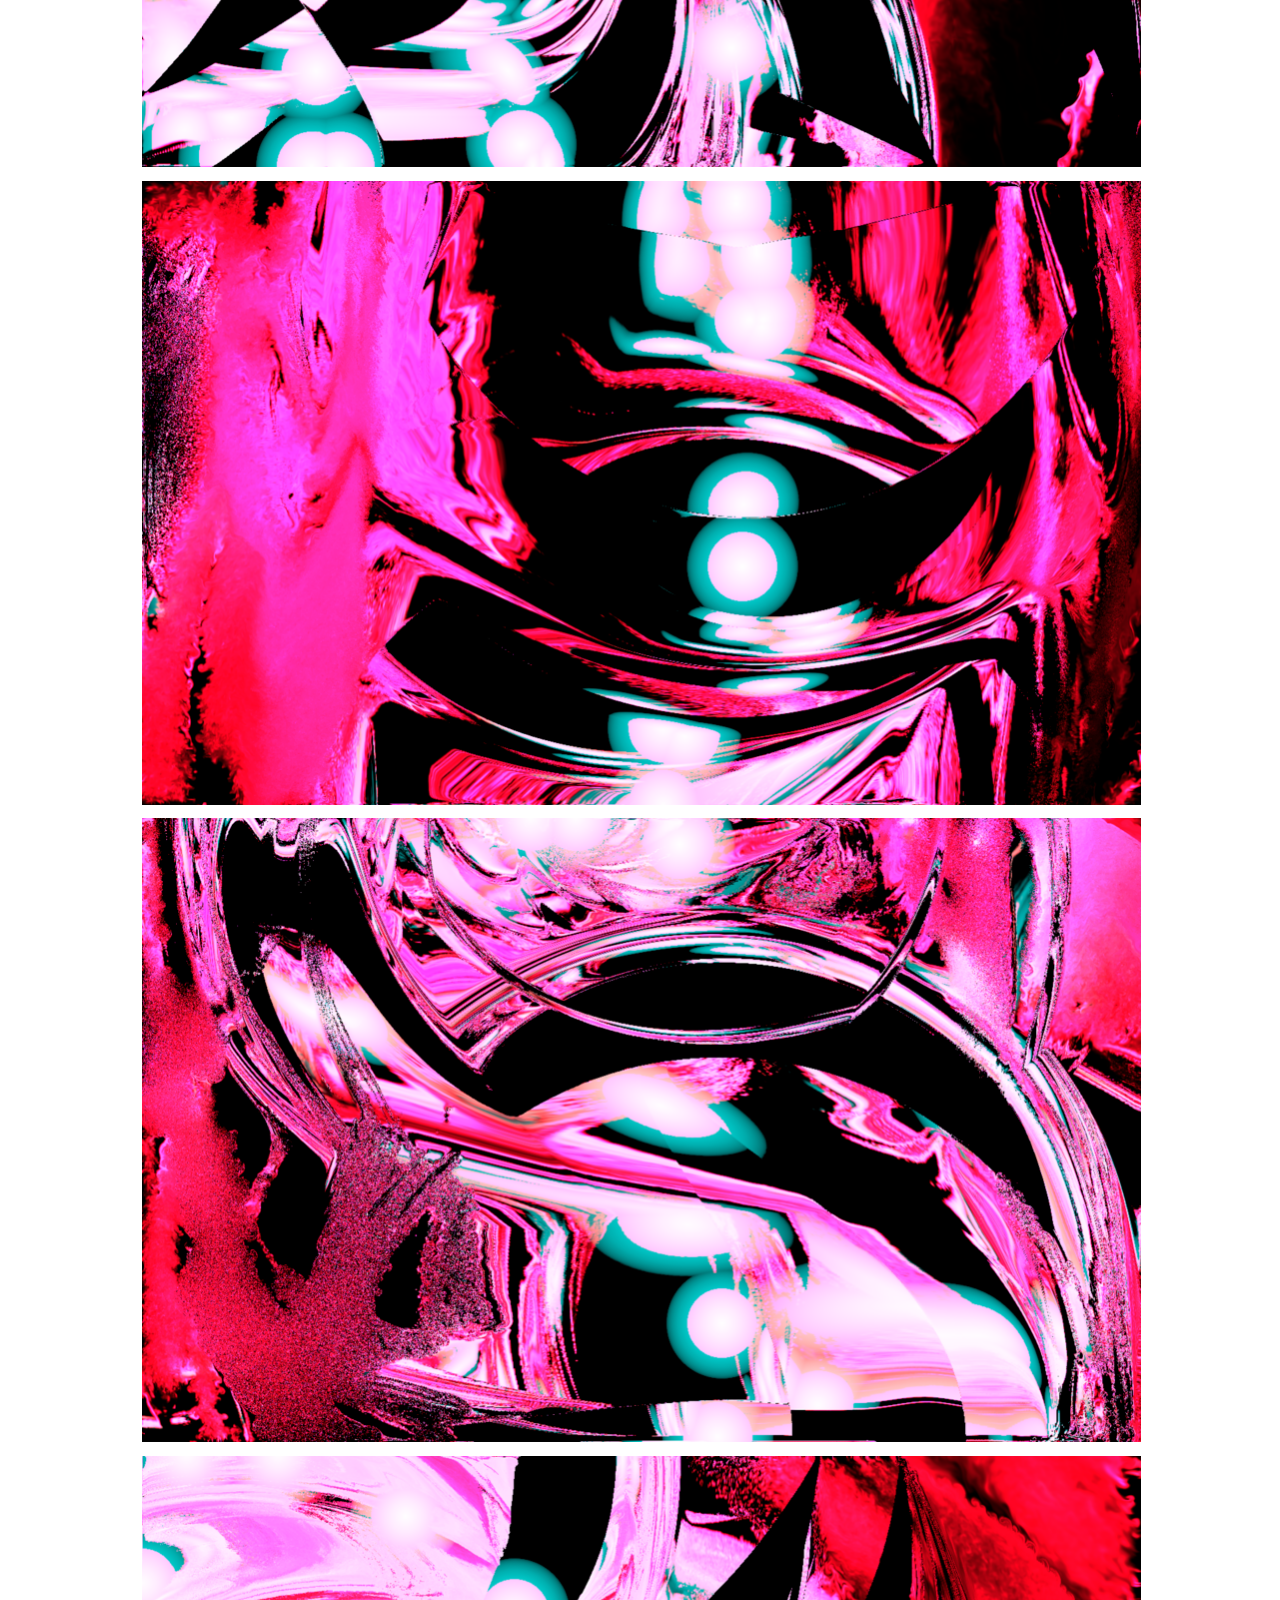
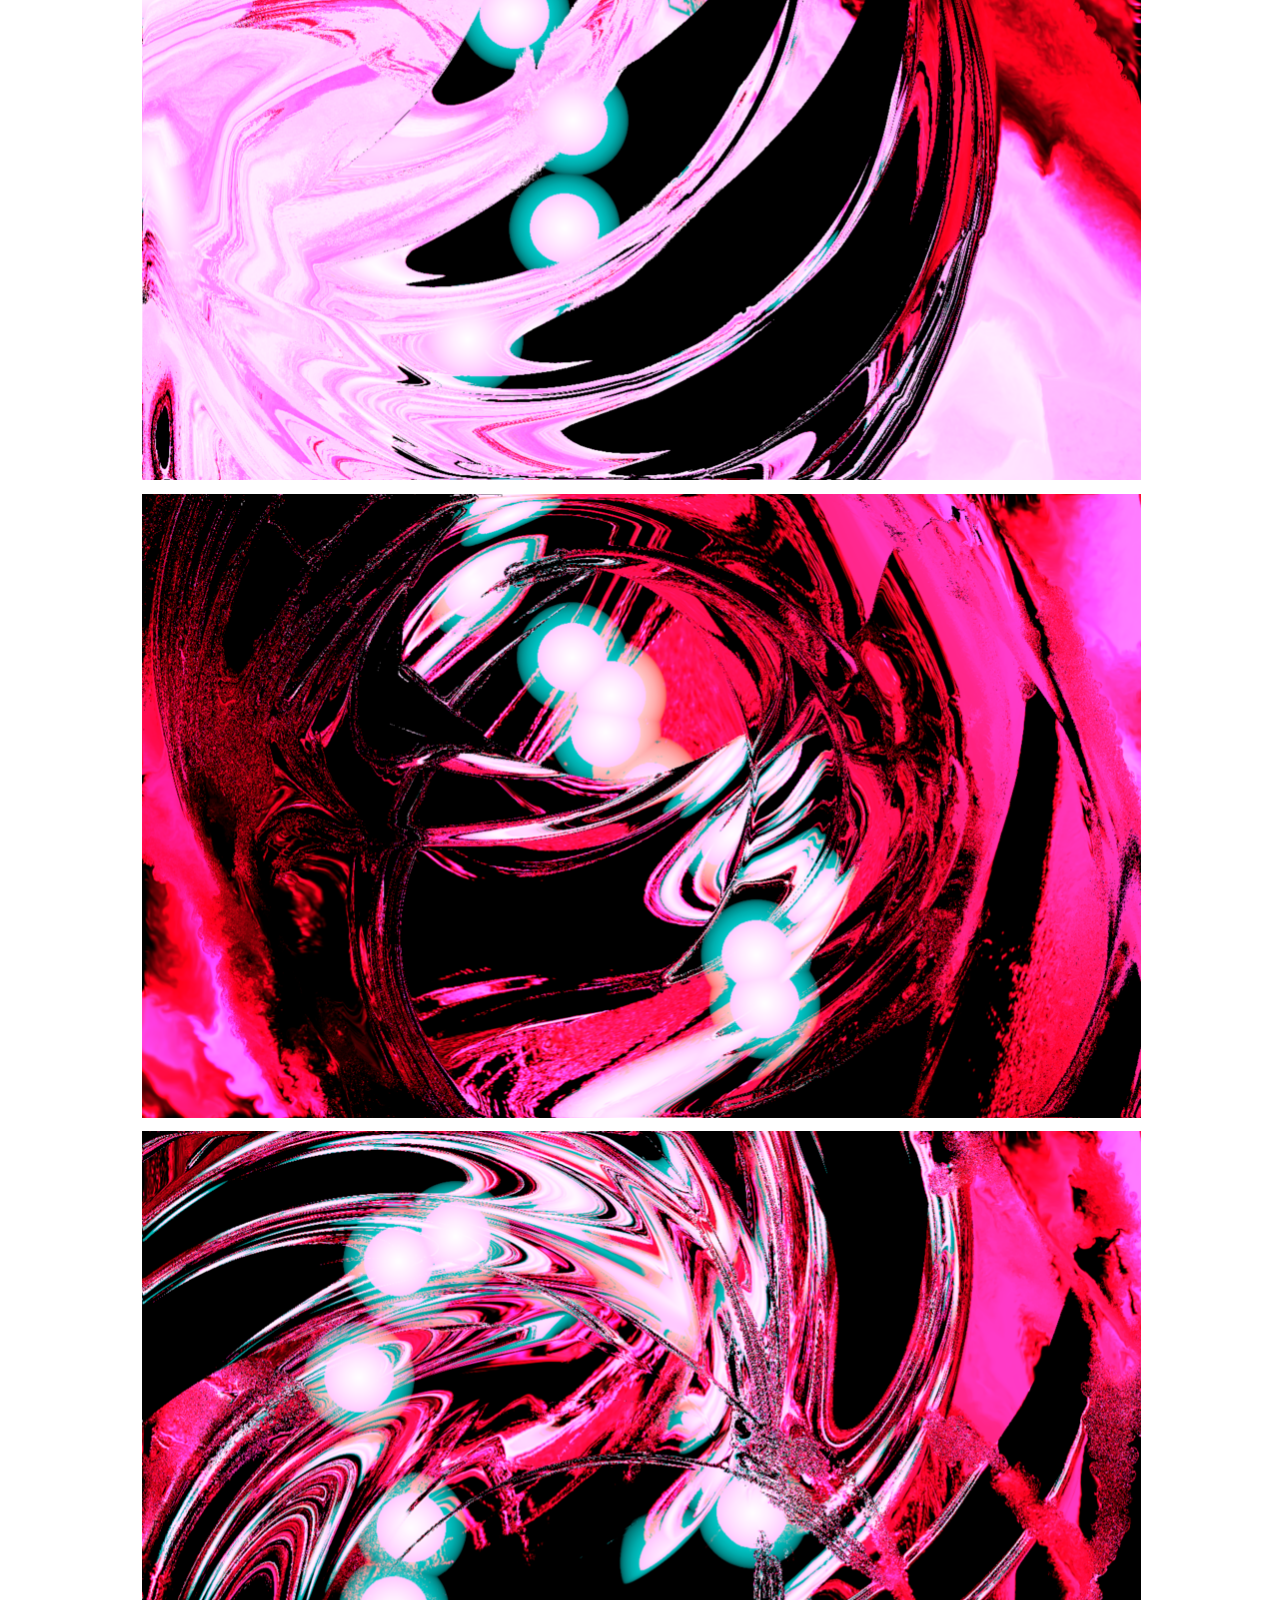
<file: pages/GeneratedPoster.html>
<!DOCTYPE html>
<html lang="en" >
<head>
  <meta charset="UTF-8">
  <meta name="viewport" content="width=device-width, initial-scale=1.0">
  <link rel="icon" href="content/img/WW.png">
  <title>Generated Images</title>
  <link rel="stylesheet" href="./stylePage.css">

</head>
<body>
<div id="wrapper">
    <div class="button">
      <button class="back">
        <a href="../index.html">←</a>
      </button> 
    </div>

    <div class="container-text">
      <h1 class="title">Generated Images</h1>
          <div class="labels">
      <div class="labels-text">
        poster / creative-coding / processing / 2019
      </div>
    </div>
      <p class="info">
      Generated Images is a selection of some compositions made with a fluid-partical system program in the open source software 'Processing'.<br>
      </p>
    </div>

  <div class="img">
      <img src="content/img/generated-poster/img0.png">
      <img src="content/img/generated-poster/img1.png">
      <img src="content/img/generated-poster/img2.png">
      <img src="content/img/generated-poster/img3.png">
      <img src="content/img/generated-poster/img4.png">
      <img src="content/img/generated-poster/img5.png">
      <img src="content/img/generated-poster/img6.png">
      <img src="content/img/generated-poster/img7.png">
      <img src="content/img/generated-poster/img8.png">
      <img src="content/img/generated-poster/img9.png">
      <img src="content/img/generated-poster/img10.png">
      <img src="content/img/generated-poster/img11.png">
      <img src="content/img/generated-poster/img12.png">
      <img src="content/img/generated-poster/img13.png">
      <img src="content/img/generated-poster/img14.png">
      <img src="content/img/generated-poster/img15.png">
      <img src="content/img/generated-poster/img16.png">
      <img src="content/img/generated-poster/img17.png">
      <img src="content/img/generated-poster/img18.png">
      <img src="content/img/generated-poster/img19.png">
      <img src="content/img/generated-poster/img20.png">
      <img src="content/img/generated-poster/img21.png">
      <img src="content/img/generated-poster/img22.png">
      <img src="content/img/generated-poster/img23.png">
      <img src="content/img/generated-poster/img24.png">
    </div>

    <div class="labels">
      <div class="labels-text">
        poster / creative-coding / processing / 2019
      </div>
    </div>

    <div class="button">
      <button class="back">
        <a href="../index.html">←</a>
      </button> 
    </div>

    <div class="copyrights">
      <div class="copyrights-text">
        © 2021 Radina Yotova<br>All rights reserved
      </div>
    </div>
</div>
</body>
</body>
</html>
</file>
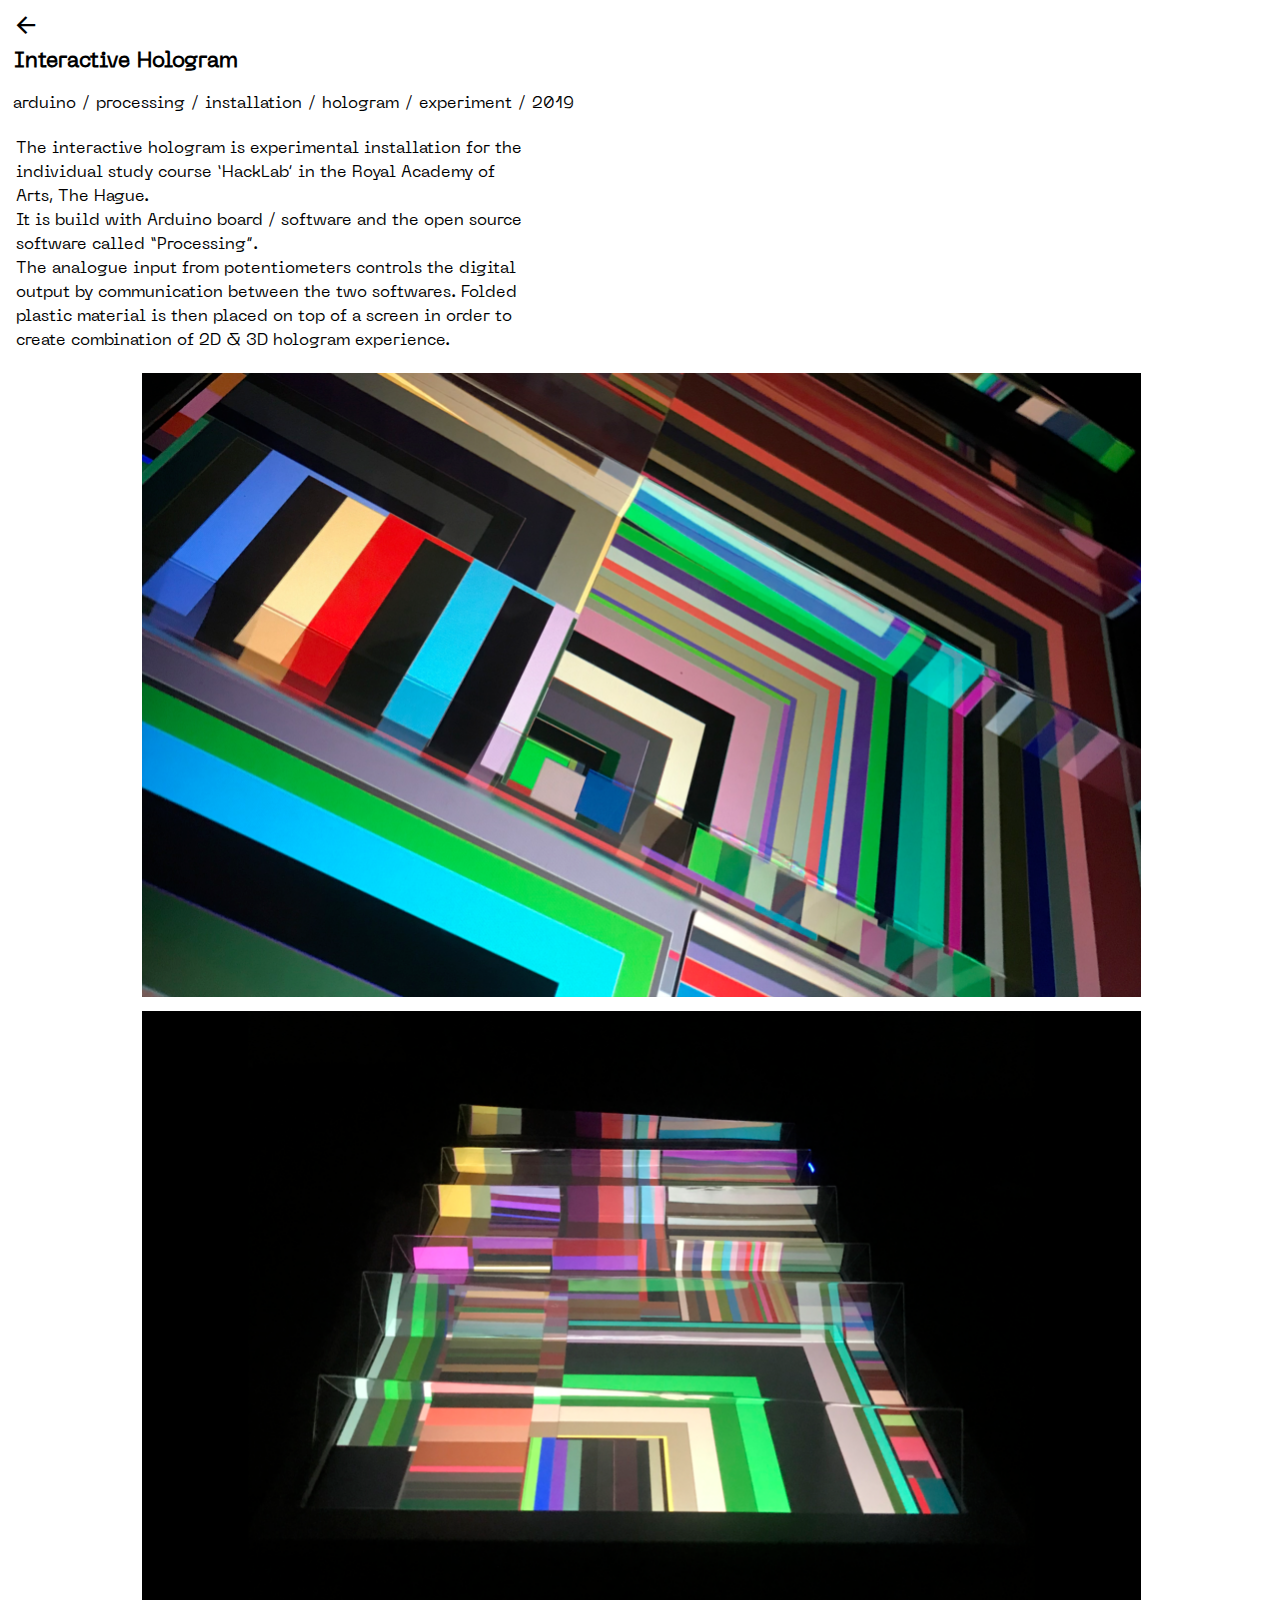
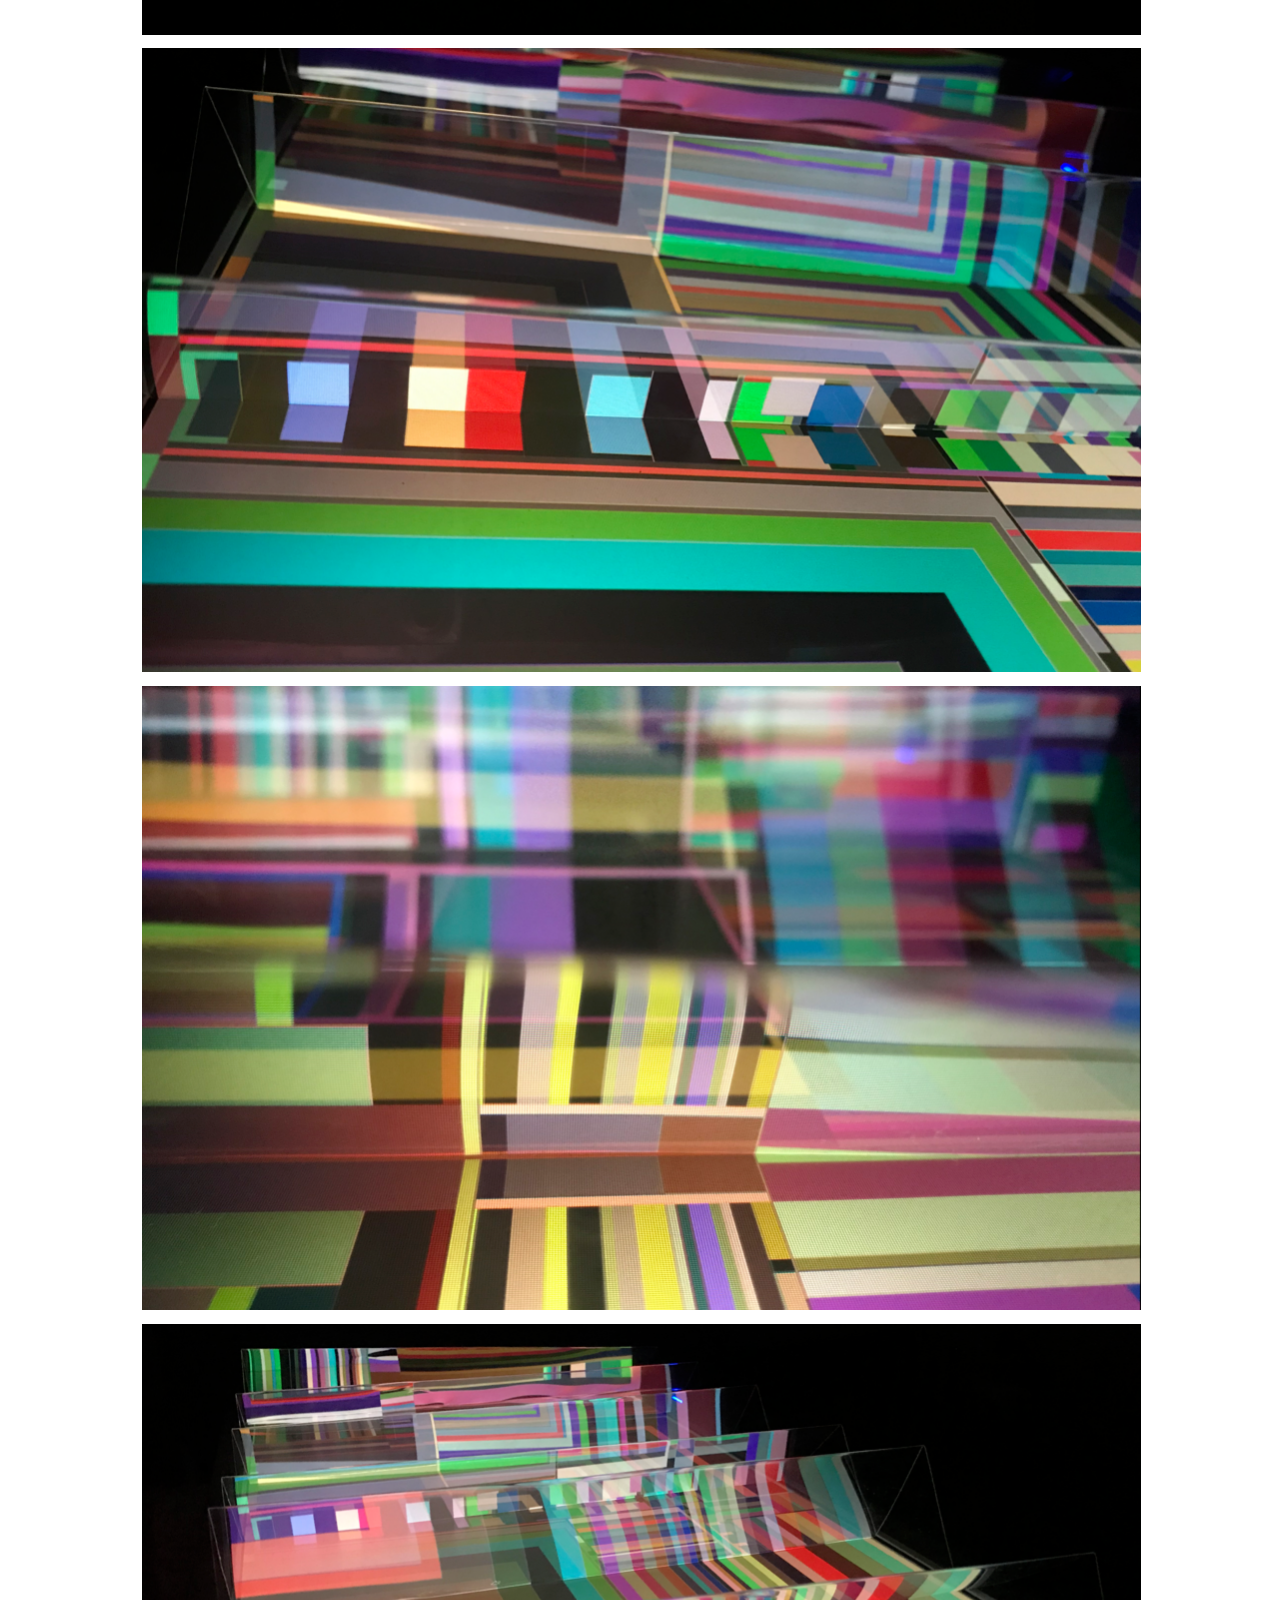
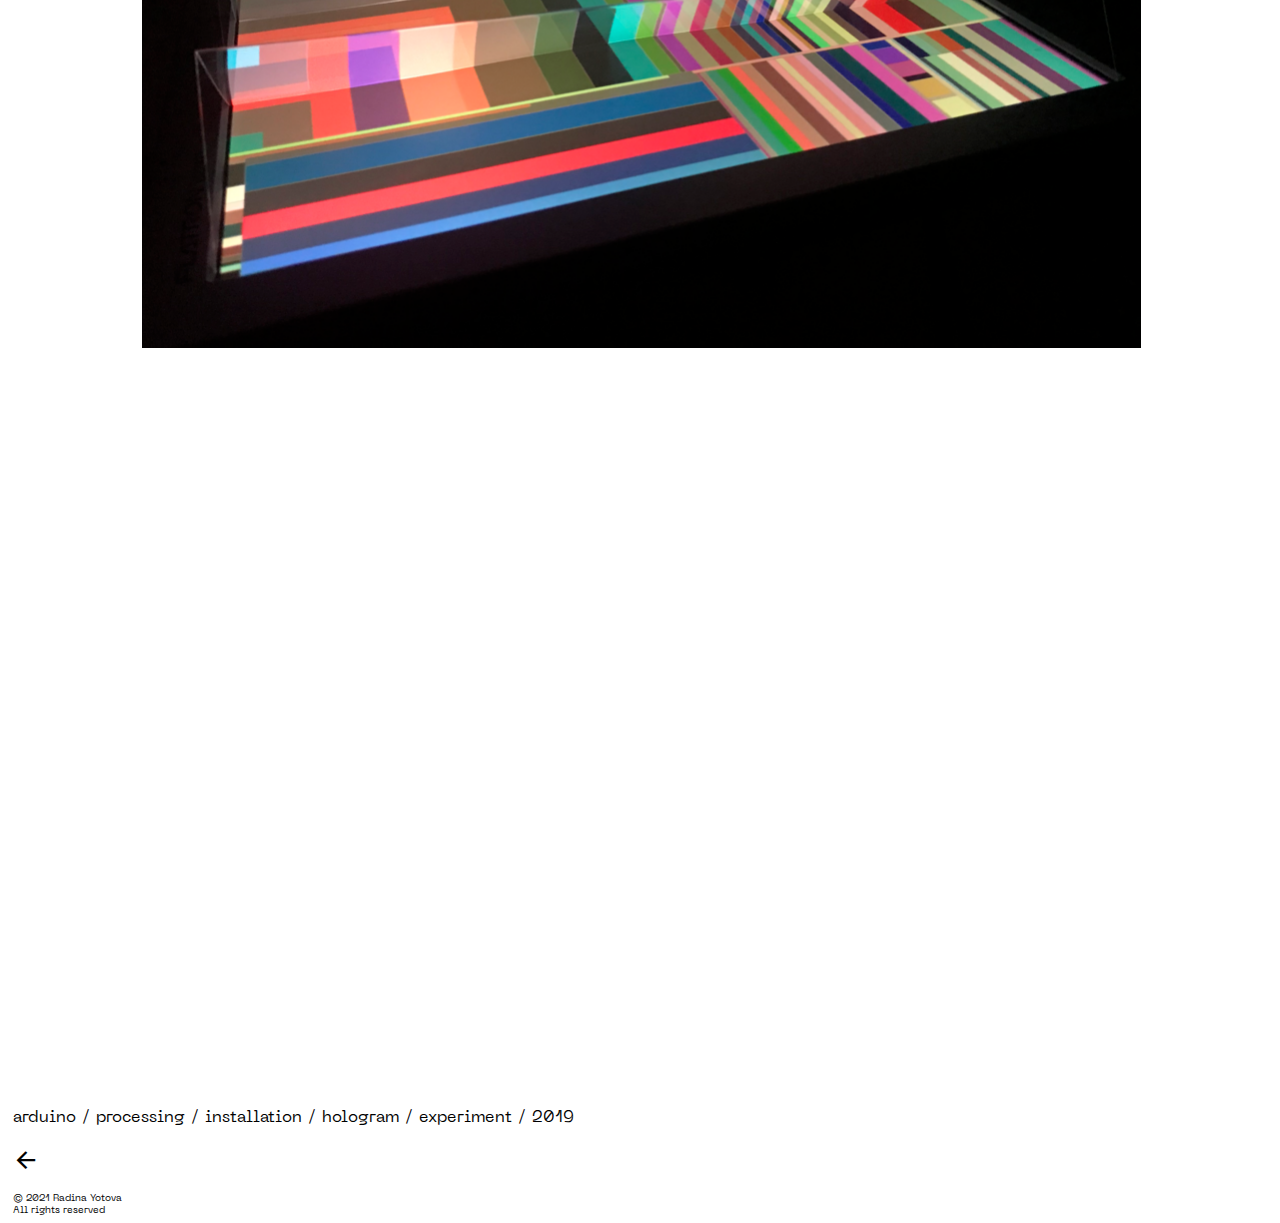
<file: pages/hacklab.html>
<!DOCTYPE html>
<html lang="en" >
<head>
  <meta charset="UTF-8">
  <meta name="viewport" content="width=device-width, initial-scale=1.0">
  <link rel="icon" href="content/img/WW.png">
  <title>Interactive Hologram</title>
  <link rel="stylesheet" href="./stylePage.css">

</head>
<body>
<div id="wrapper">
    <div class="button">
      <button class="back">
        <a href="../index.html">←</a>
      </button> 
    </div>

    <div class="container-text">
      <h1 class="title">Interactive Hologram</h1>
          <div class="labels">
      <div class="labels-text">
        arduino / processing / installation / hologram / experiment / 2019
      </div>
    </div>
      <p class="info">
        The interactive hologram is experimental installation for the individual study course ‘HackLab’ in the Royal Academy of Arts, The Hague.  <br>It is build with Arduino board / software and the open source software called “Processing”.<br>The analogue input from potentiometers controls the digital output by communication between the two softwares. Folded plastic material is then placed on top of a screen in order to create combination of 2D & 3D hologram experience.<br>
      </p>
    </div>

  <div class="img">
      <img src="content/img/hacklab/1.png">
      <img src="content/img/hacklab/2.png">
 <!--      <img src="content/img/hacklab/5.png"> -->
      <img src="content/img/hacklab/7.png">
      <img src="content/img/hacklab/6.png">
      <img src="content/img/hacklab/3.png">
      <iframe title="vimeo-player" src="https://player.vimeo.com/video/547086634" width="1080" height="720" frameborder="0" allowfullscreen></iframe>
    </div>

    <div class="labels">
      <div class="labels-text">
        arduino / processing / installation / hologram / experiment / 2019
      </div>
    </div>

    <div class="button">
      <button class="back">
        <a href="../index.html">←</a>
      </button> 
    </div>

    <div class="copyrights">
      <div class="copyrights-text">
        © 2021 Radina Yotova<br>All rights reserved
      </div>
    </div>
</div>
</body>
</html>
</file>
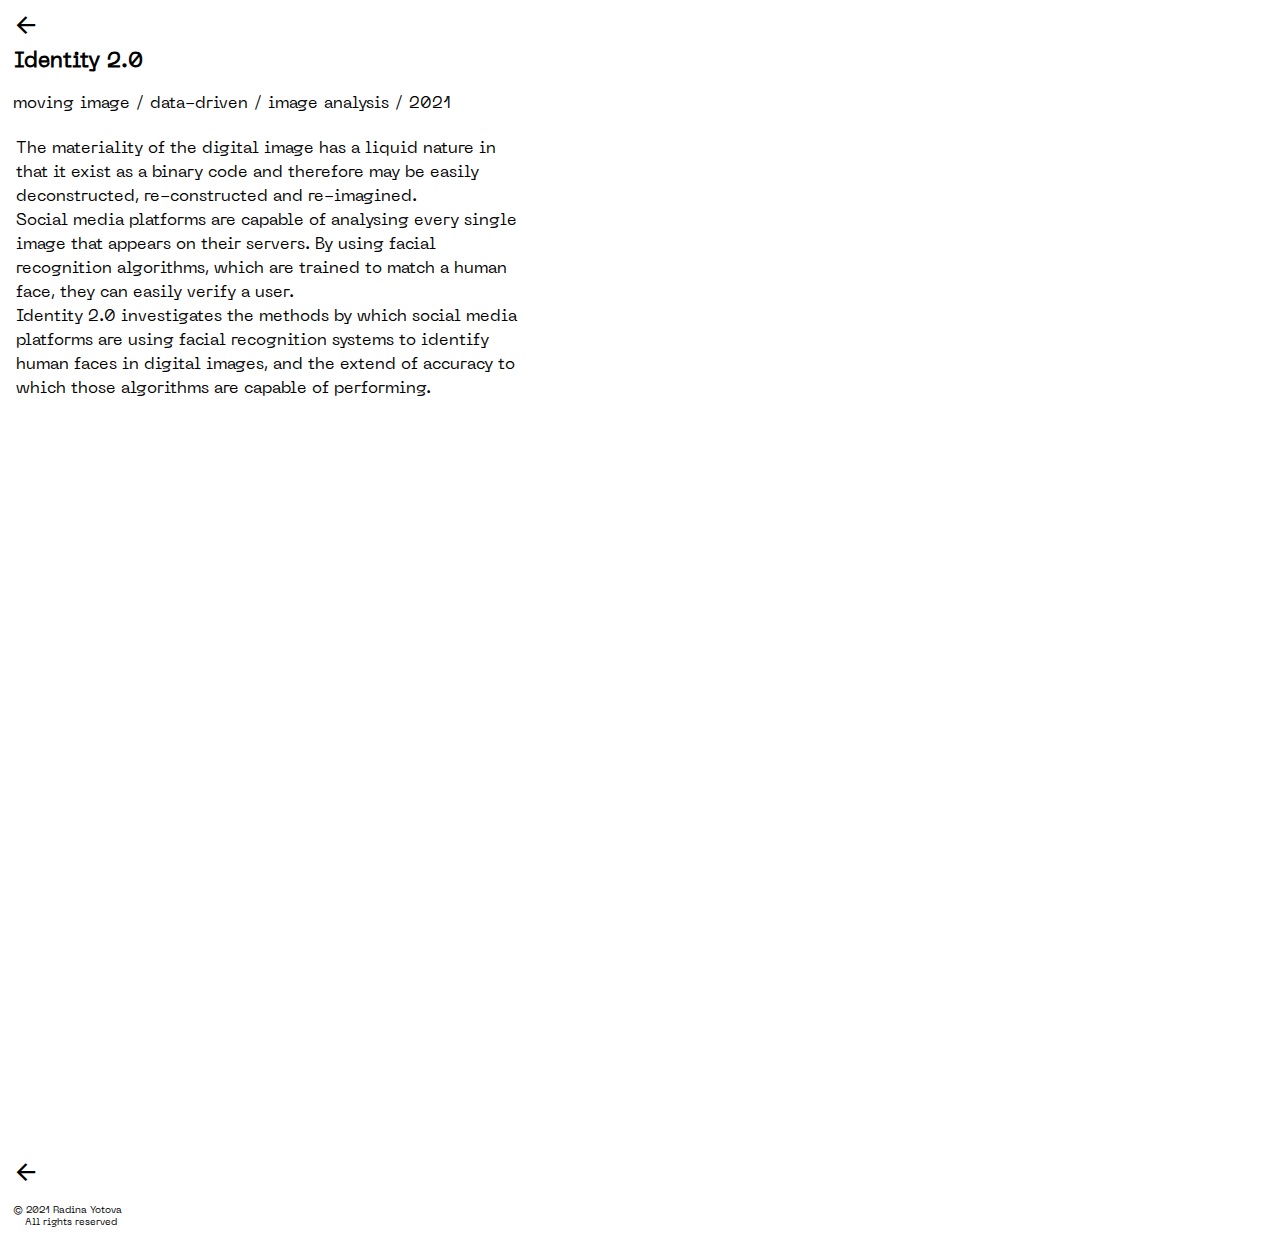
<file: pages/identity-2.0.html>
<!DOCTYPE html>
<html lang="en" >
<head>
  <meta charset="UTF-8">
  <meta content="width=device-width, minimum-scale=0.9" name="viewport"/>
  <link rel="icon" href="content/img/WW.png">
  <title>Identity 2.0</title>
  <link rel="stylesheet" href="./stylePage.css">

</head>
<body>
<div id="wrapper">
    <div class="button">
      <button class="back">
        <a href="../index.html">←</a>
      </button> 
    </div>

    <div class="container-text">
      <h1 class="title">Identity 2.0</h1>
          <div class="labels">
      <div class="labels-text">
        moving image / data-driven / image analysis / 2021
      </div>
    </div>
      <p class="info">The materiality of the digital image has a liquid nature in that it exist as a binary code and therefore may be easily deconstructed, re-constructed and re-imagined. <br>
      Social media platforms are capable of analysing every single image that appears on their servers.
      By using facial recognition algorithms, which are trained to match a human face, they can easily verify a user. <br>
      Identity 2.0 investigates the methods by which social media platforms are using facial recognition systems to identify human faces in digital images, and the extend of accuracy to which those algorithms are capable of performing.
      </p>
    </div>

  <div class="img">
      <iframe title="vimeo-player" src="https://player.vimeo.com/video/535794267" width="1080" height="720" frameborder="0" allowfullscreen></iframe>
<!--       <img src="content/img/identity-2.0/1new.png"> -->
<!--       <iframe title="vimeo-player" src="https://player.vimeo.com/video/558247560" width="1080" height="720" frameborder="0" allowfullscreen></iframe> -->
  </div>


    <div class="button">
      <button class="back">
        <a href="../index.html">←</a>
      </button> 
    </div>

    <div class="copyrights">
      <div class="copyrights-text">
        © 2021 Radina Yotova<br><span>All rights reserved</span>
      </div>
    </div>

</div>
</body>
</html>
</file>
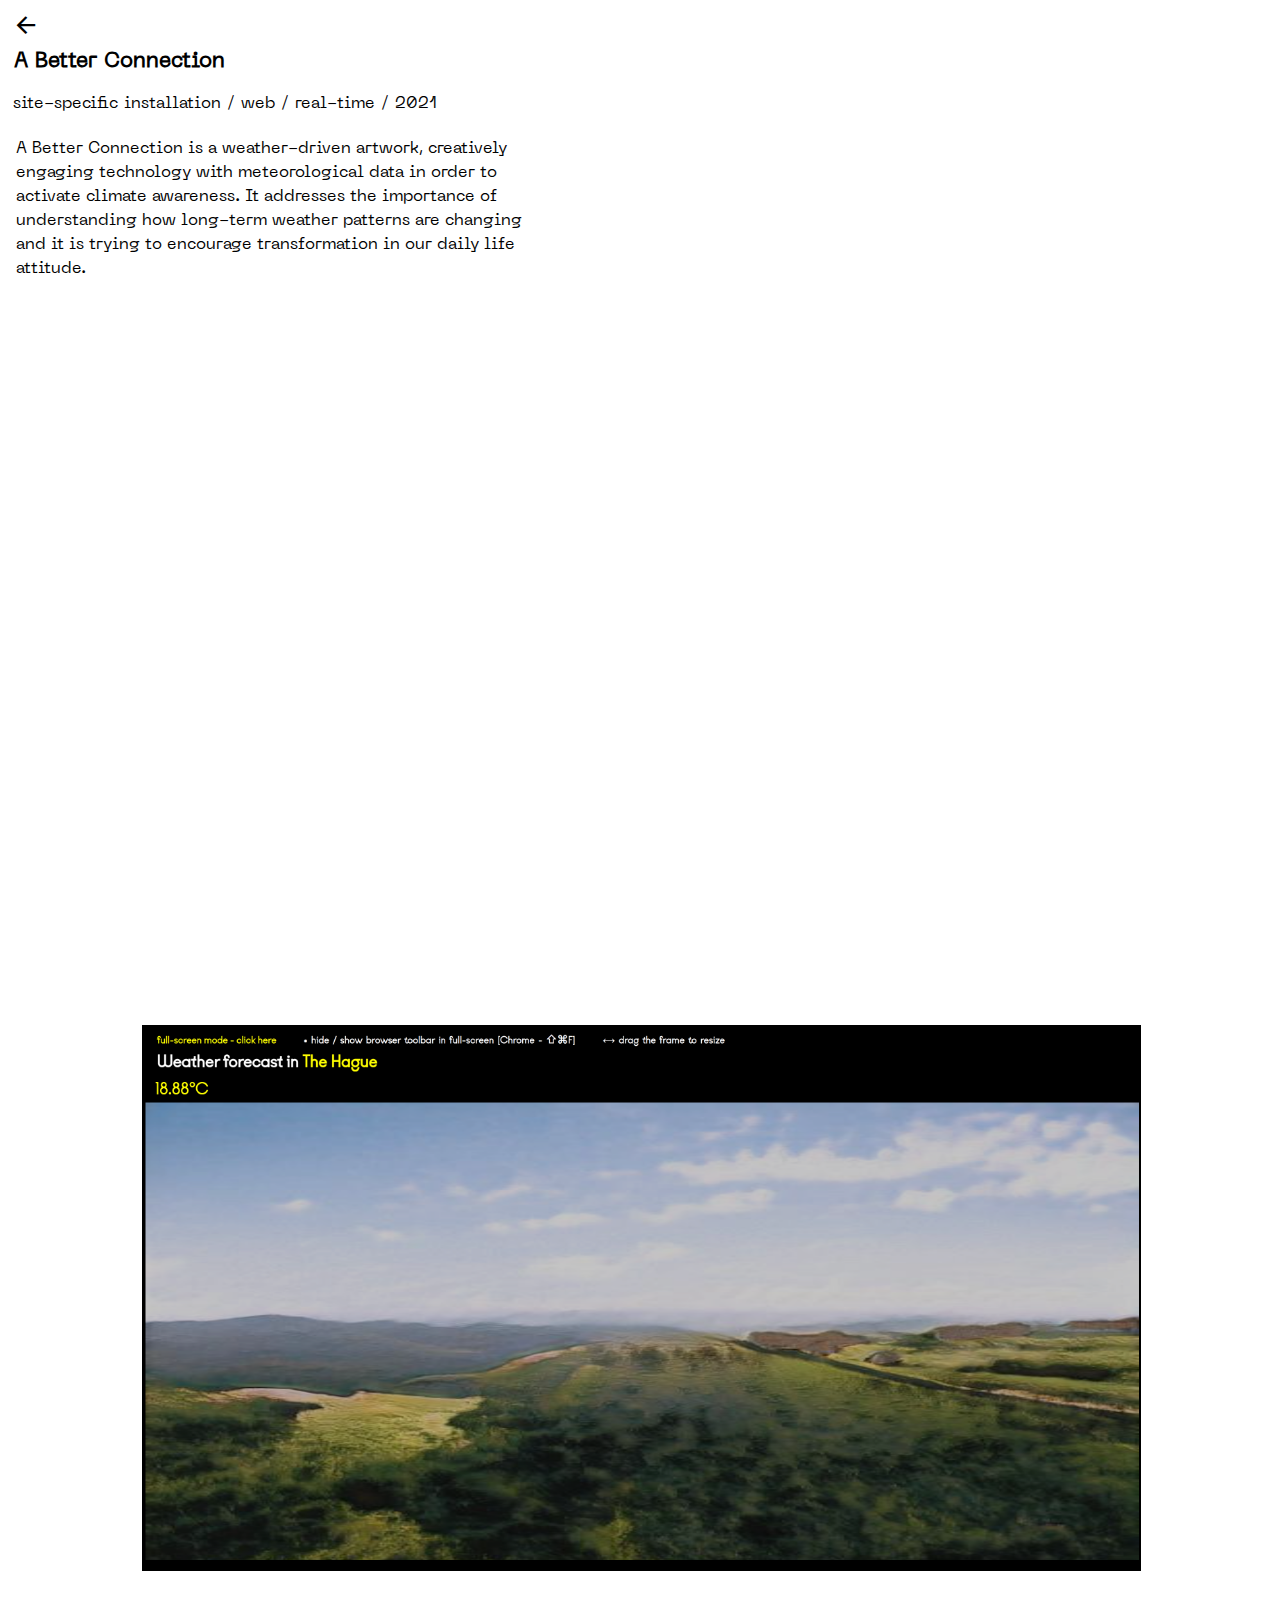
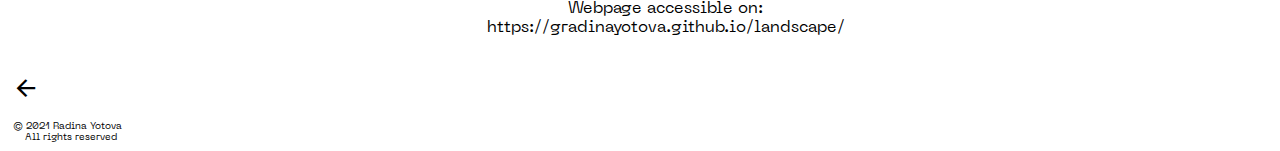
<file: pages/landscape.html>
<!DOCTYPE html>
<html lang="en" >
<head>
  <meta charset="UTF-8">
  <meta content="width=device-width, minimum-scale=0.9" name="viewport"/>
  <link rel="icon" href="content/img/WW.png">
  <title>A Better Connection</title>
  <link rel="stylesheet" href="./stylePage.css">

</head>
<body>
<div id="wrapper">
    <div class="button">
      <button class="back">
        <a href="../index.html">←</a>
      </button> 
    </div>

    <div class="container-text">
      <h1 class="title">A Better Connection</h1>
          <div class="labels">
      <div class="labels-text">
        site-specific installation / web / real-time / 2021
      </div>
    </div>
      <p class="info">
      A Better Connection is a weather-driven artwork, creatively engaging technology with meteorological data in order to activate climate awareness. It addresses the importance of understanding how long-term weather patterns are changing and it is trying to encourage transformation in our daily life attitude.
      </p>
    </div>

  <div class="img">
      <iframe title="vimeo-player" src="https://player.vimeo.com/video/557470203" width="1080" height="720" frameborder="0" allowfullscreen></iframe>
      <img src="content/img/landscape/web.png">
      <div id="labels-img">
       Webpage accessible on:<br><a href="https://gradinayotova.github.io/landscape/">
       https://gradinayotova.github.io/landscape/</a> 
      </div>
    </div>

    <div class="button">
      <button class="back">
        <a href="../index.html">←</a>
      </button> 
    </div>

    <div class="copyrights">
      <div class="copyrights-text">
        © 2021 Radina Yotova<br><span>All rights reserved</span>
      </div>
    </div>

</div>
</body>
</html>
</file>
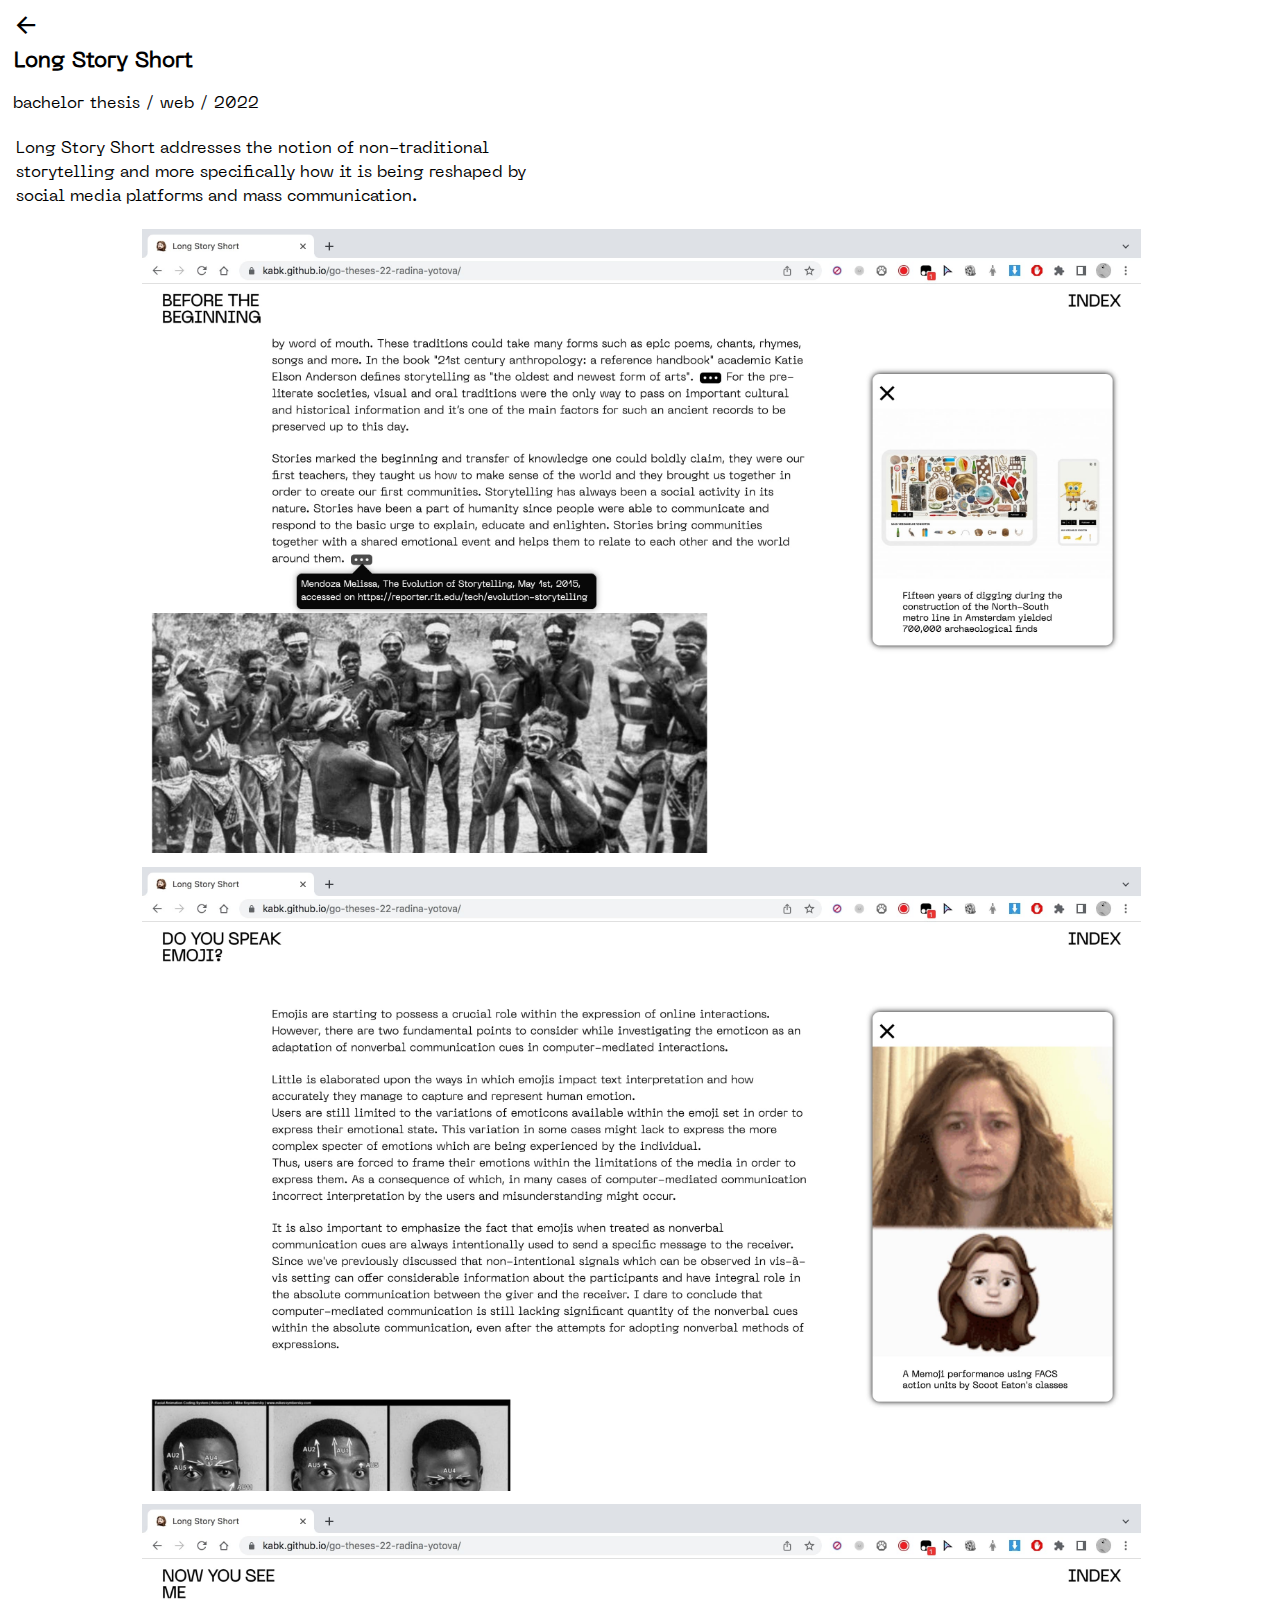
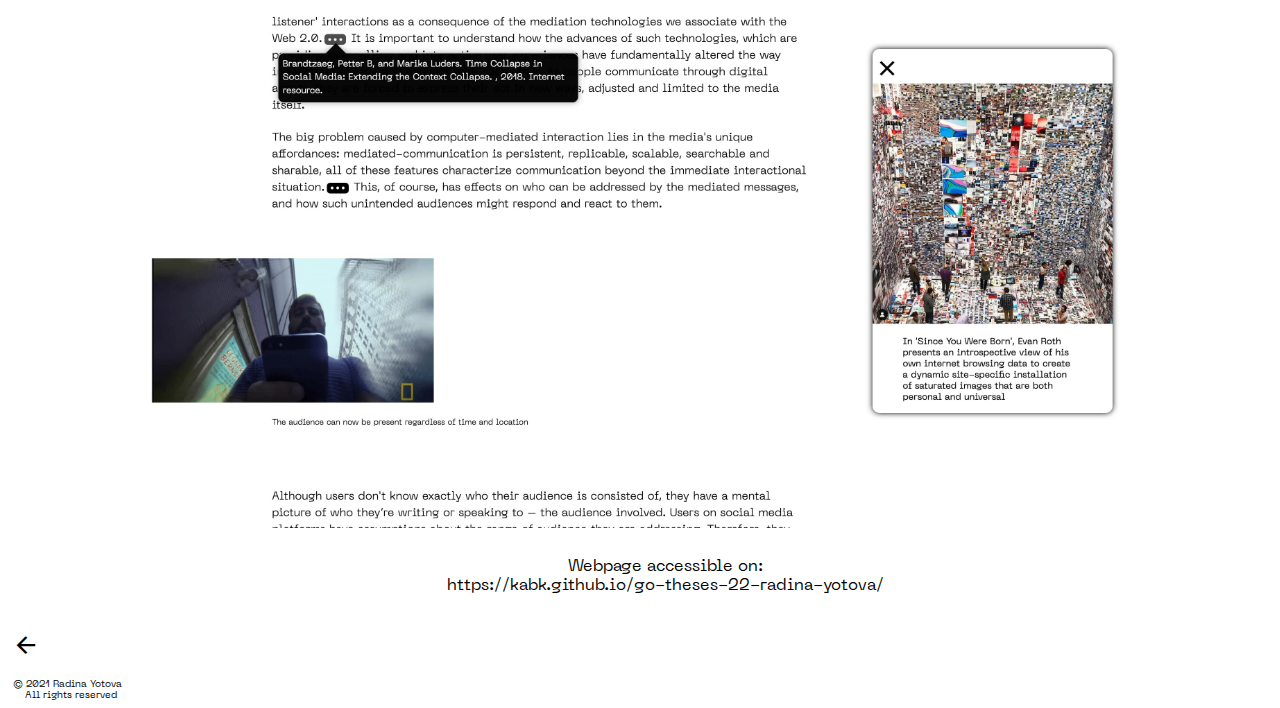
<file: pages/long.html>
<!DOCTYPE html>
<html lang="en" >
<head>
  <meta charset="UTF-8">
  <meta content="width=device-width, minimum-scale=0.9" name="viewport"/>
  <link rel="icon" href="content/img/WW.png">
  <title>Long Story Short</title>
  <link rel="stylesheet" href="./stylePage.css">

</head>
<body>
<div id="wrapper">
    <div class="button">
      <button class="back">
        <a href="../index.html">←</a>
      </button> 
    </div>

    <div class="container-text">
      <h1 class="title">Long Story Short</h1>
          <div class="labels">
      <div class="labels-text">
        bachelor thesis / web / 2022
      </div>
    </div>
      <p class="info">
      Long Story Short addresses the notion of non-traditional storytelling and more specifically how it is being reshaped by social media platforms and mass communication.
      </p>
    </div>

  <div class="img">
      <img src="content/img/thesis/2.jpg">
      <img src="content/img/thesis/4.jpg">
      <img src="content/img/thesis/3.jpg">
      <div id="labels-img">
       Webpage accessible on:<br><a href="https://kabk.github.io/go-theses-22-radina-yotova/">
       https://kabk.github.io/go-theses-22-radina-yotova/</a> 
      </div>
    </div>

    <div class="button">
      <button class="back">
        <a href="../index.html">←</a>
      </button> 
    </div>

    <div class="copyrights">
      <div class="copyrights-text">
        © 2021 Radina Yotova<br><span>All rights reserved</span>
      </div>
    </div>

</div>
</body>
</html>
</file>
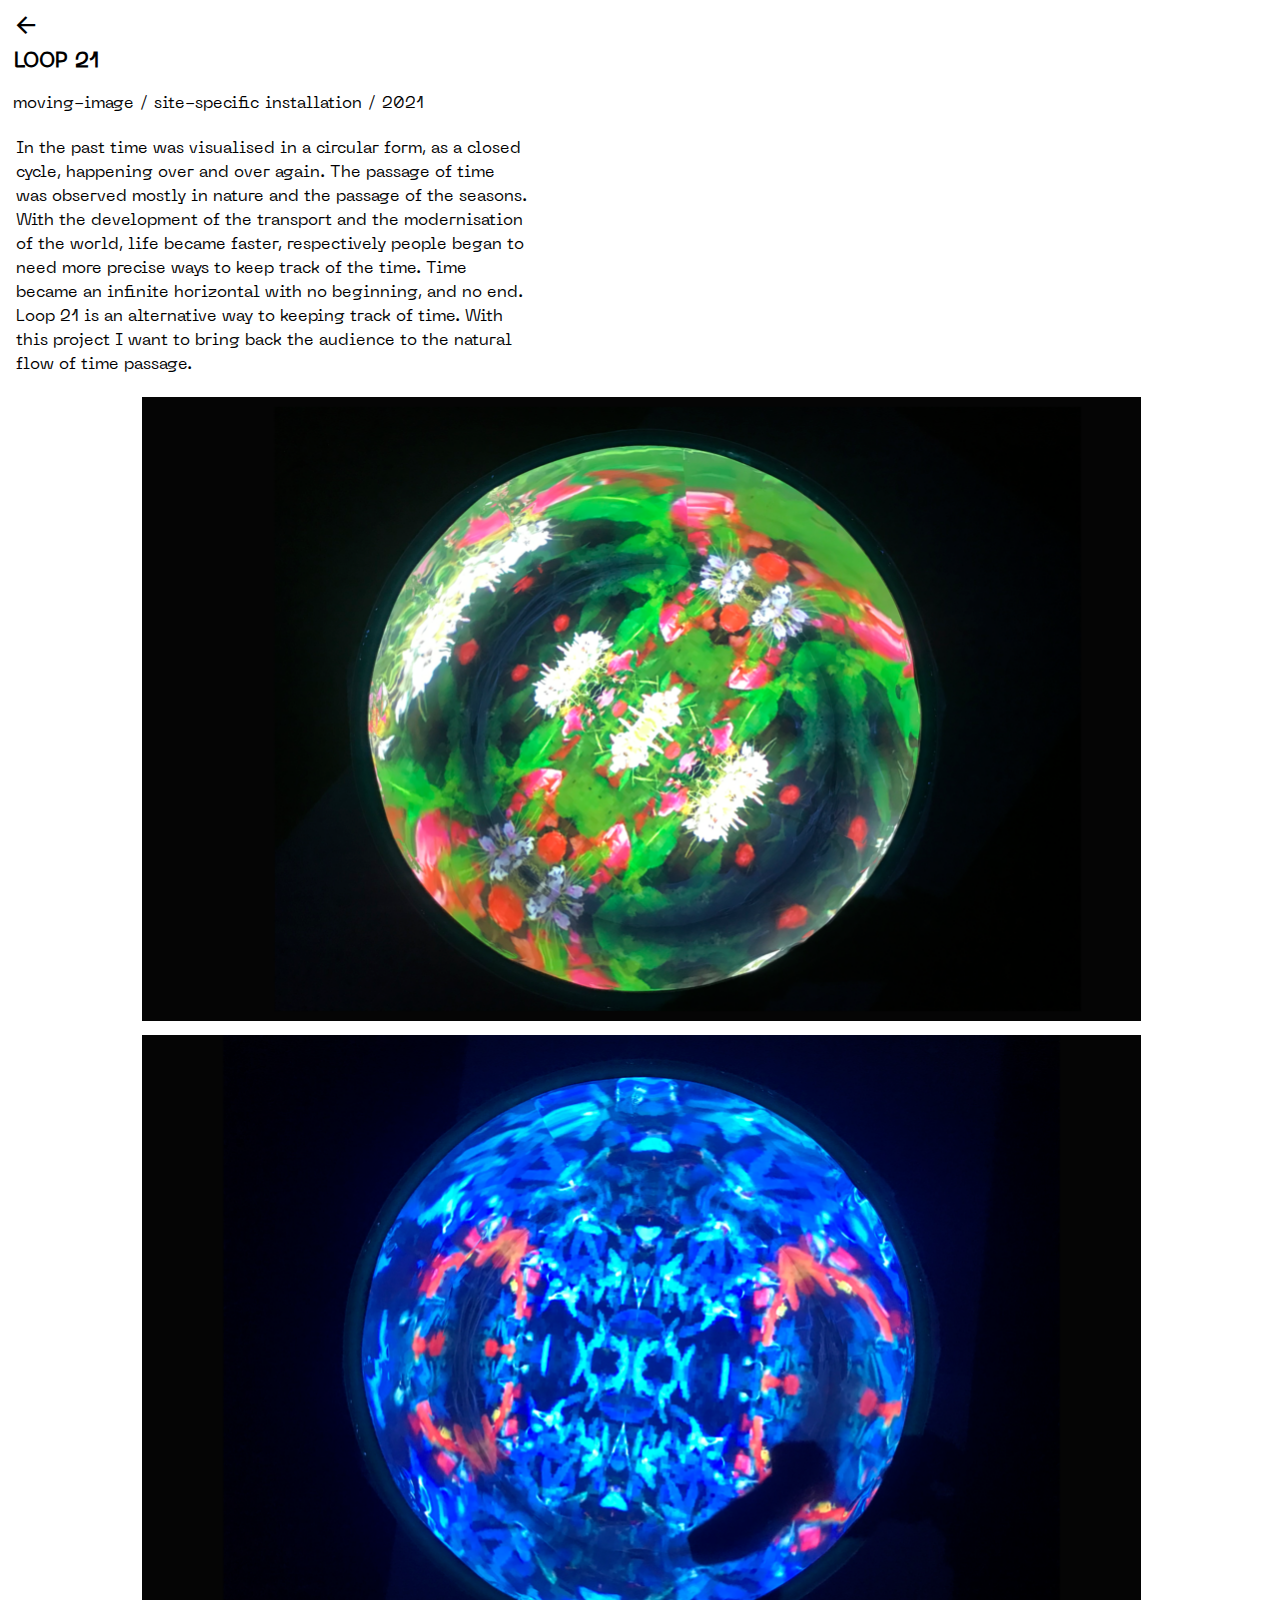
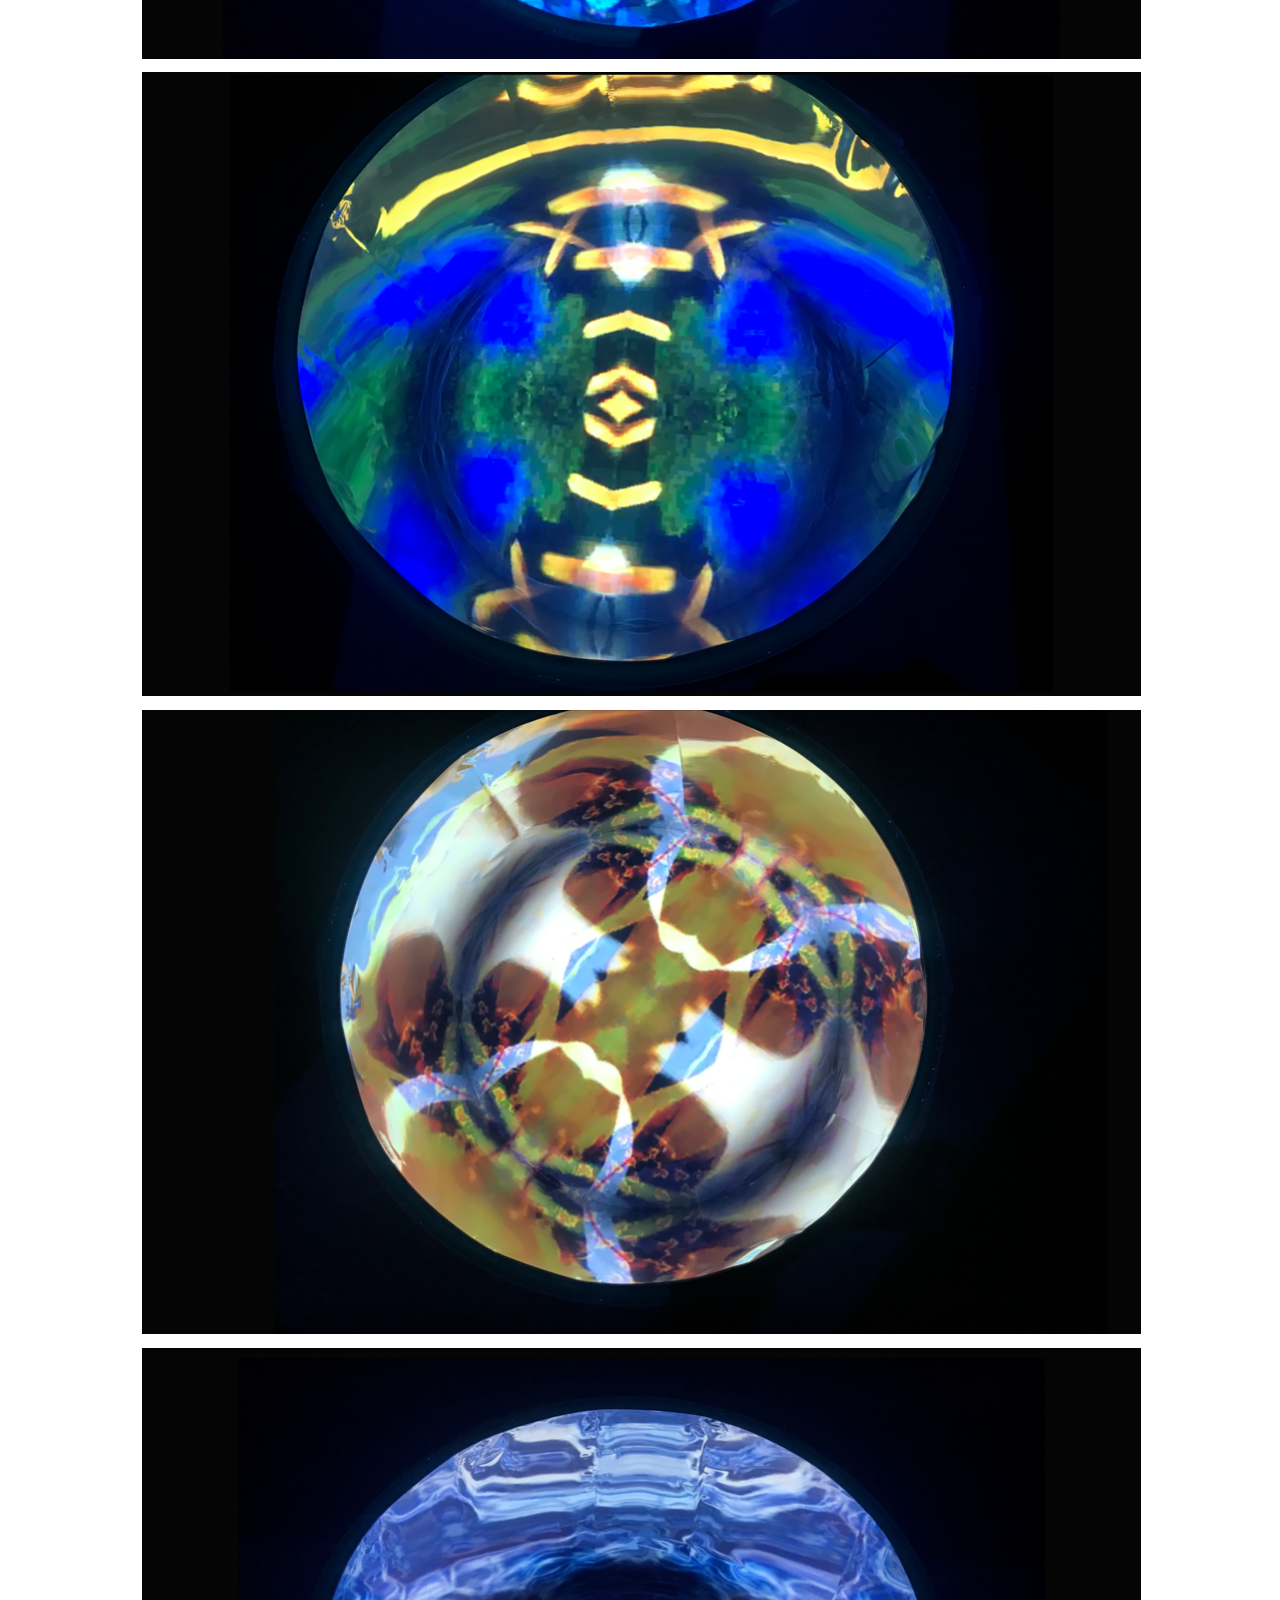
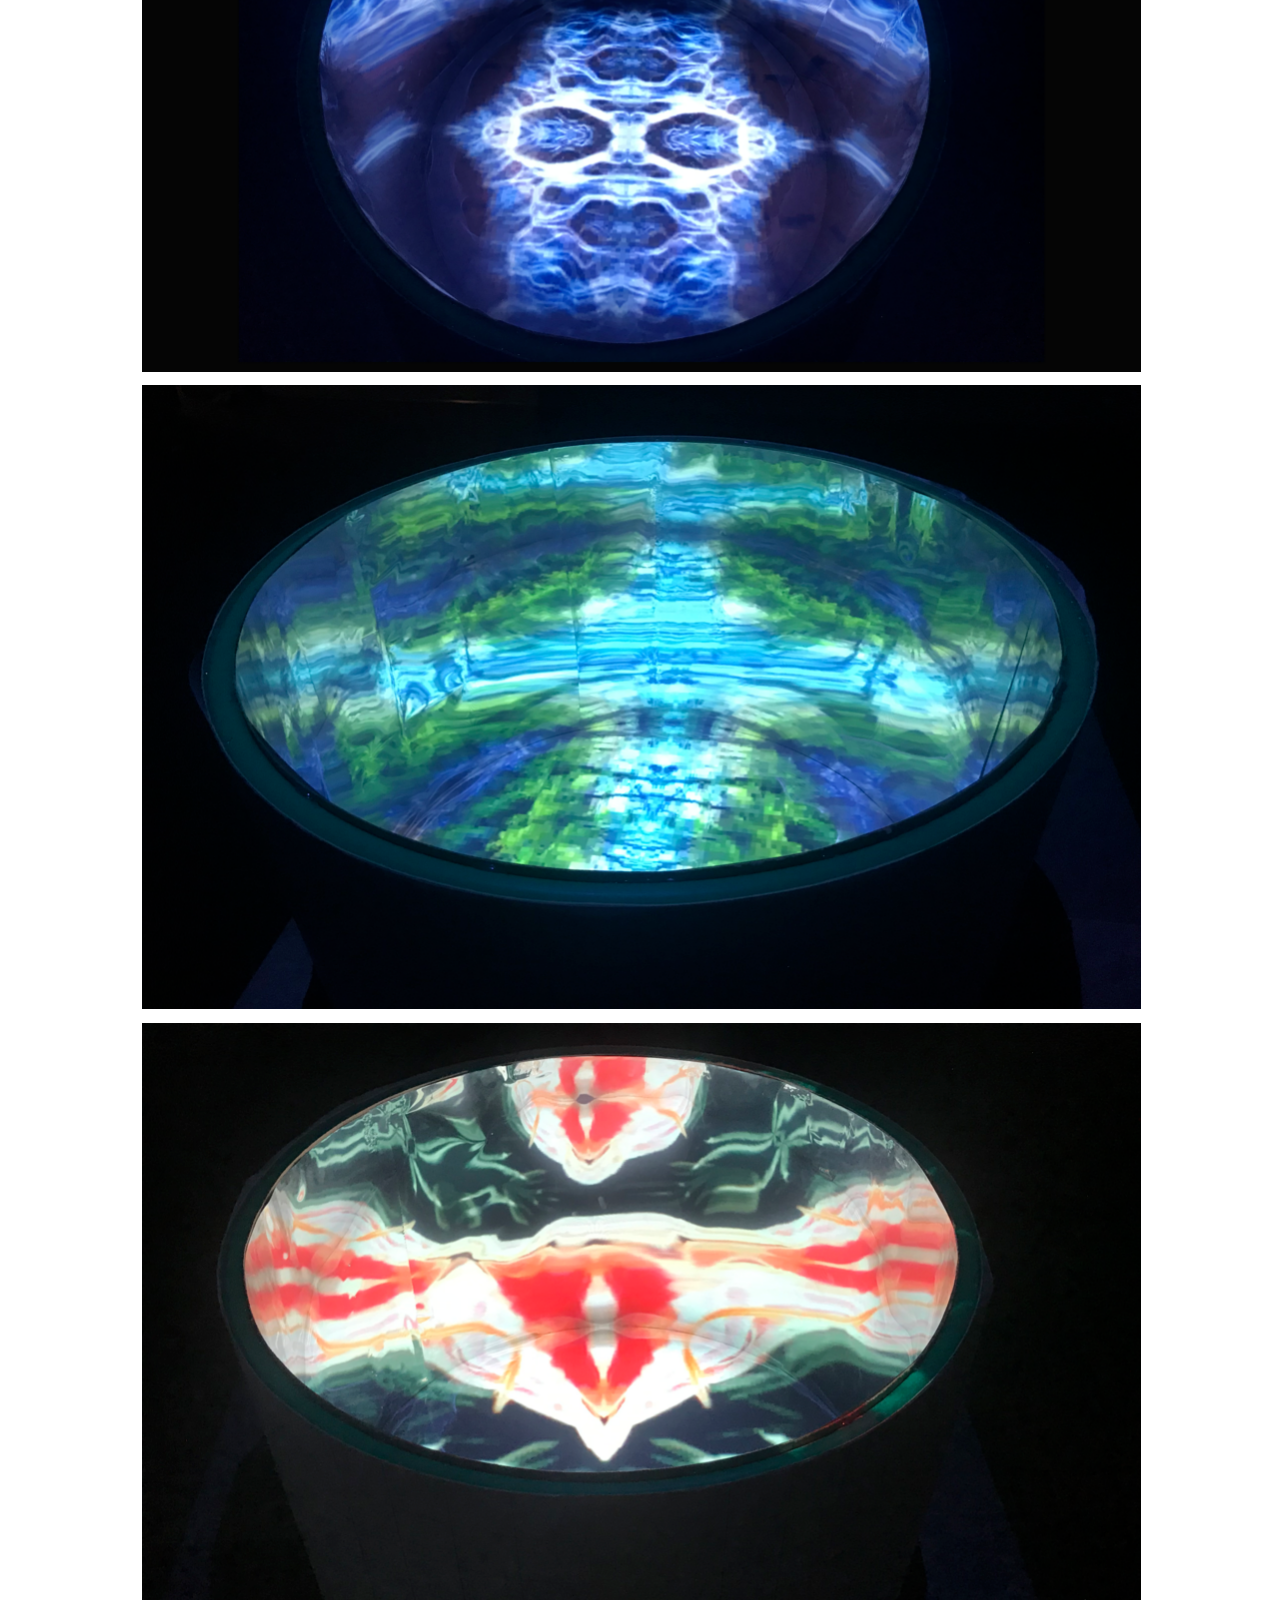
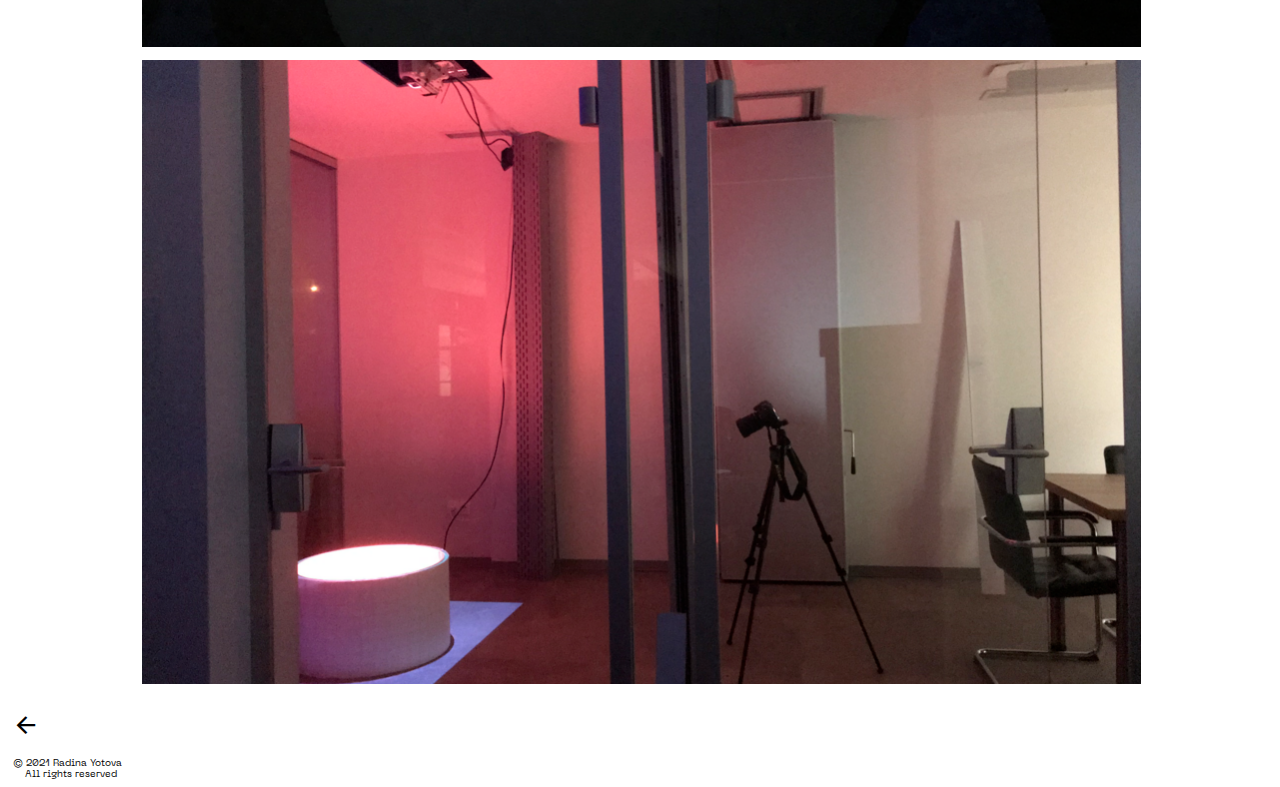
<file: pages/loop-2021.html>
<!DOCTYPE html>
<html lang="en" >
<head>
  <meta charset="UTF-8">
  <meta content="width=device-width, minimum-scale=0.9" name="viewport"/>
  <link rel="icon" href="content/img/WW.png">
  <title>LOOP 2021</title>
  <link rel="stylesheet" href="./stylePage.css">

</head>
<body>
<div id="wrapper">
    <div class="button">
      <button class="back">
        <a href="../index.html">←</a>
      </button> 
    </div>

    <div class="container-text">
      <h1 class="title">LOOP 21</h1>
      <div class="labels">
        <div class="labels-text">
          moving-image / site-specific installation / 2021
        </div>
      </div>
      <p class="info">
        In the past time was visualised in a circular form, as a closed cycle, happening over and over again. The passage of time was observed mostly in nature and the passage of the seasons.<br>
        With the development of the transport and the modernisation of the world, life became faster, respectively people began to need more precise ways to keep track of the time. Time became an infinite horizontal with no beginning, and no end.<br>
        Loop 21 is an alternative way to keeping track of time. With this project I want to bring back the audience to the natural flow of time passage.
      </p>
    </div>

  <div class="img">
      <img src="content/img/loop2021/3.png">
      <img src="content/img/loop2021/4.png">
      <img src="content/img/loop2021/5.png">
      <img src="content/img/loop2021/6.png">
      <img src="content/img/loop2021/7.png">
      <img src="content/img/loop2021/1.png">
      <img src="content/img/loop2021/2.png">
<!--       <iframe src="https://player.vimeo.com/video/538280967?badge=0&amp;autopause=0&amp;player_id=0&amp;app_id=58479" frameborder="0" allow="autoplay; fullscreen; picture-in-picture" allowfullscreen title="Loop2021"></iframe> -->
      <img src="content/img/loop2021/8.png">
    </div>

    <div class="button">
      <button class="back">
        <a href="../index.html">←</a>
      </button> 
    </div>

    <div class="copyrights">
      <div class="copyrights-text">
        © 2021 Radina Yotova<br><span>All rights reserved</span>
      </div>
    </div>
</div>
</body>
</html>
</file>
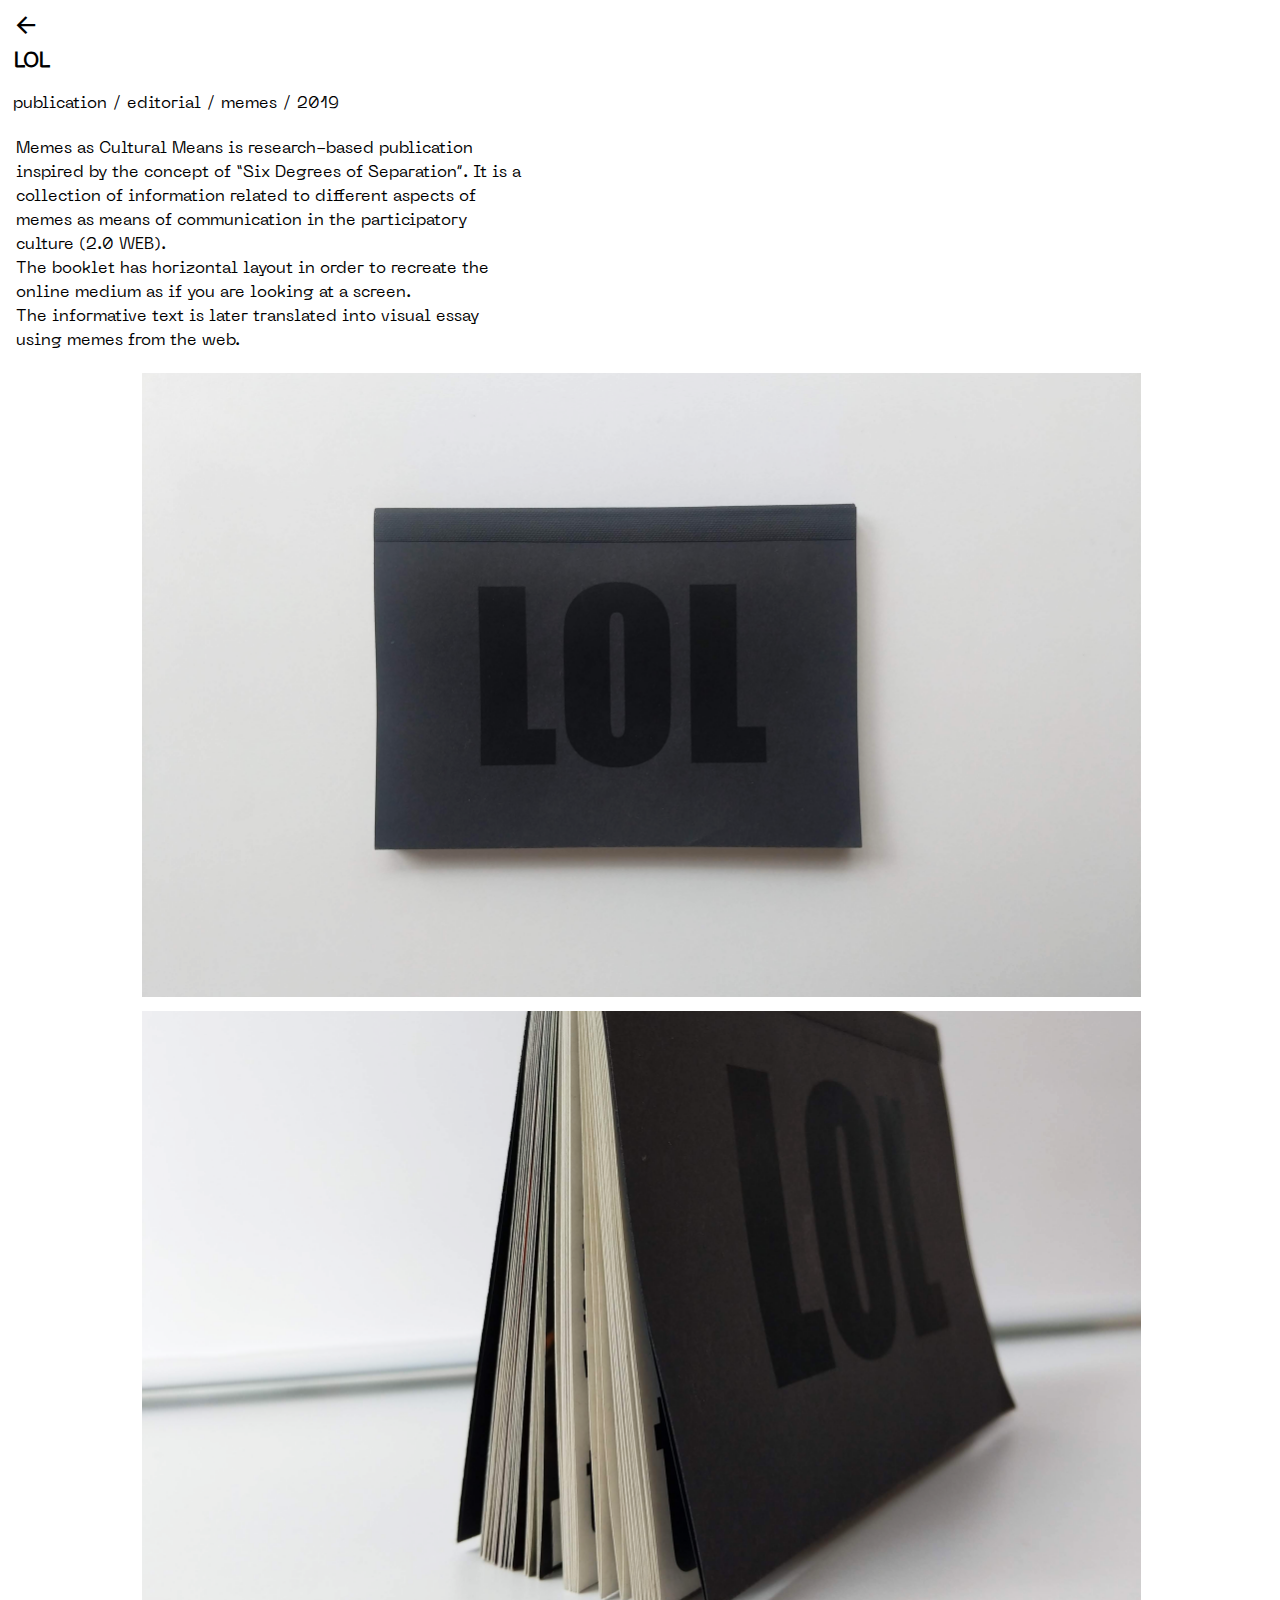
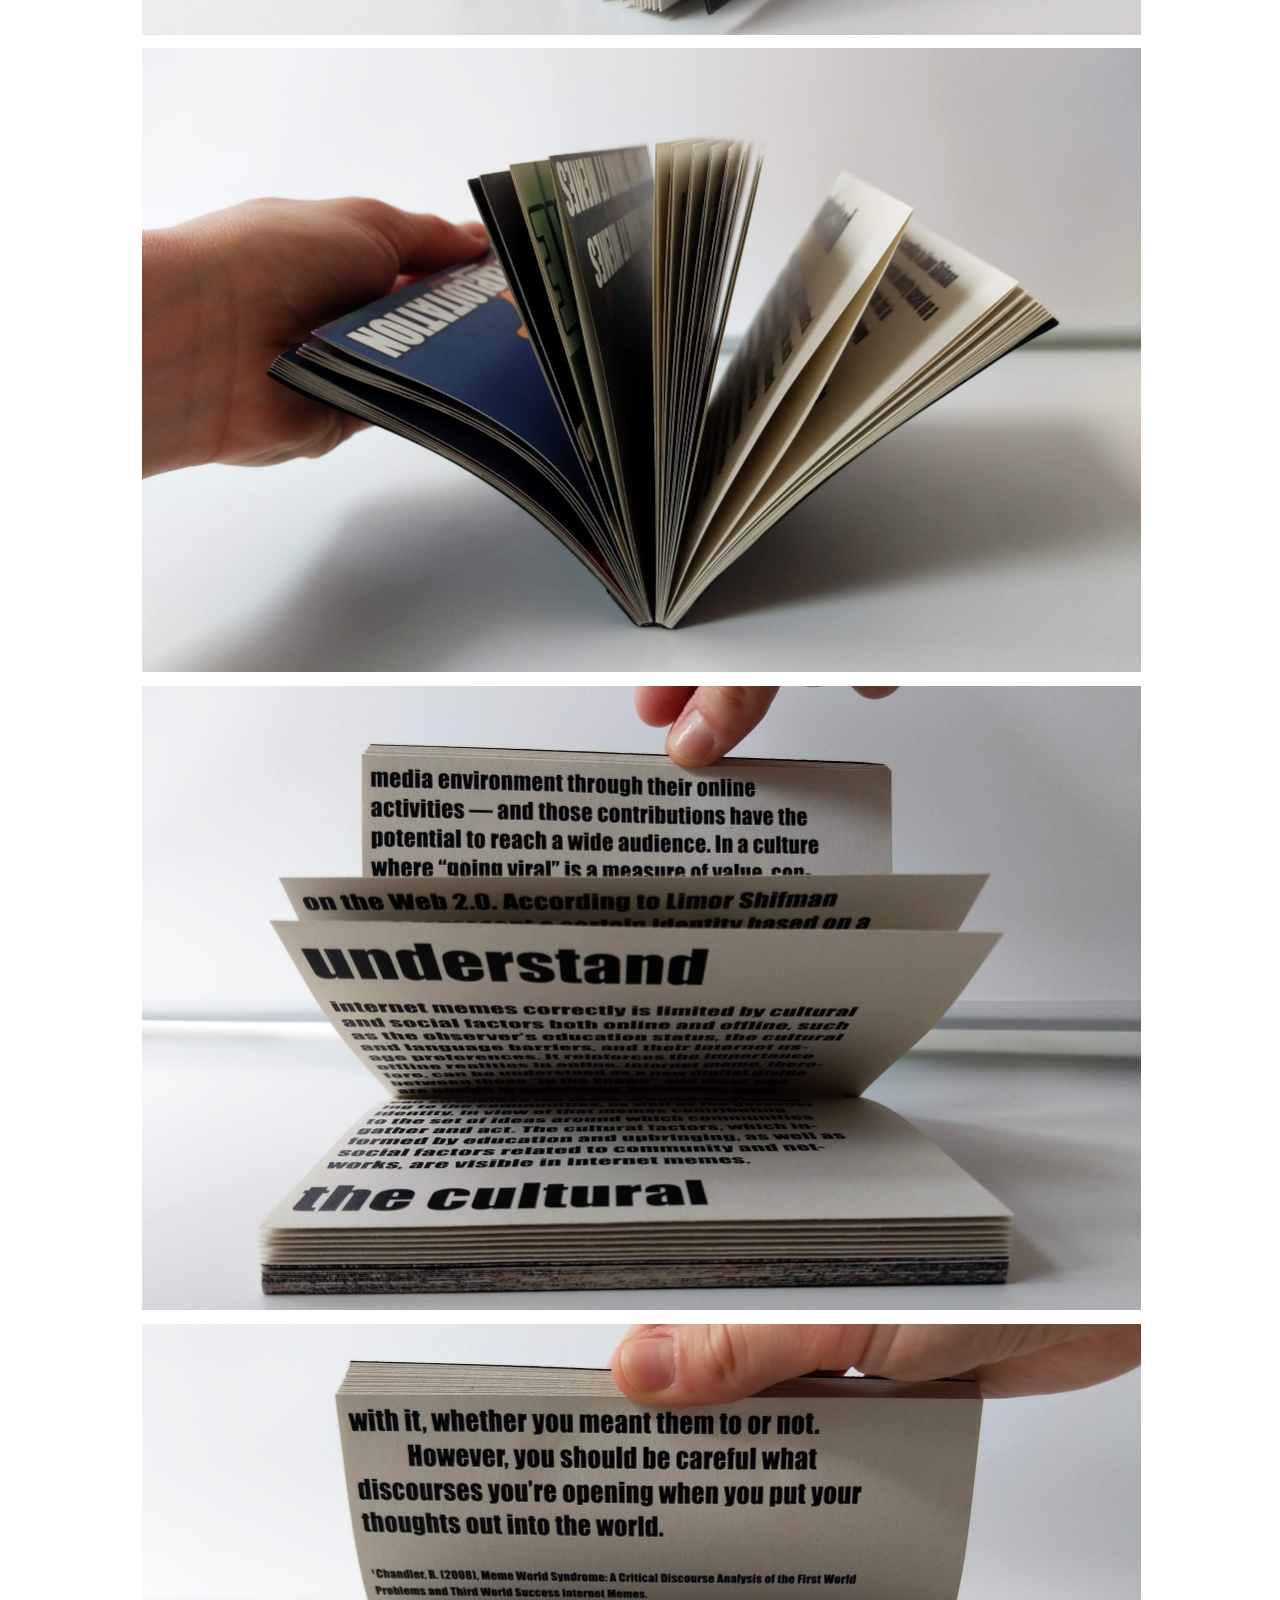
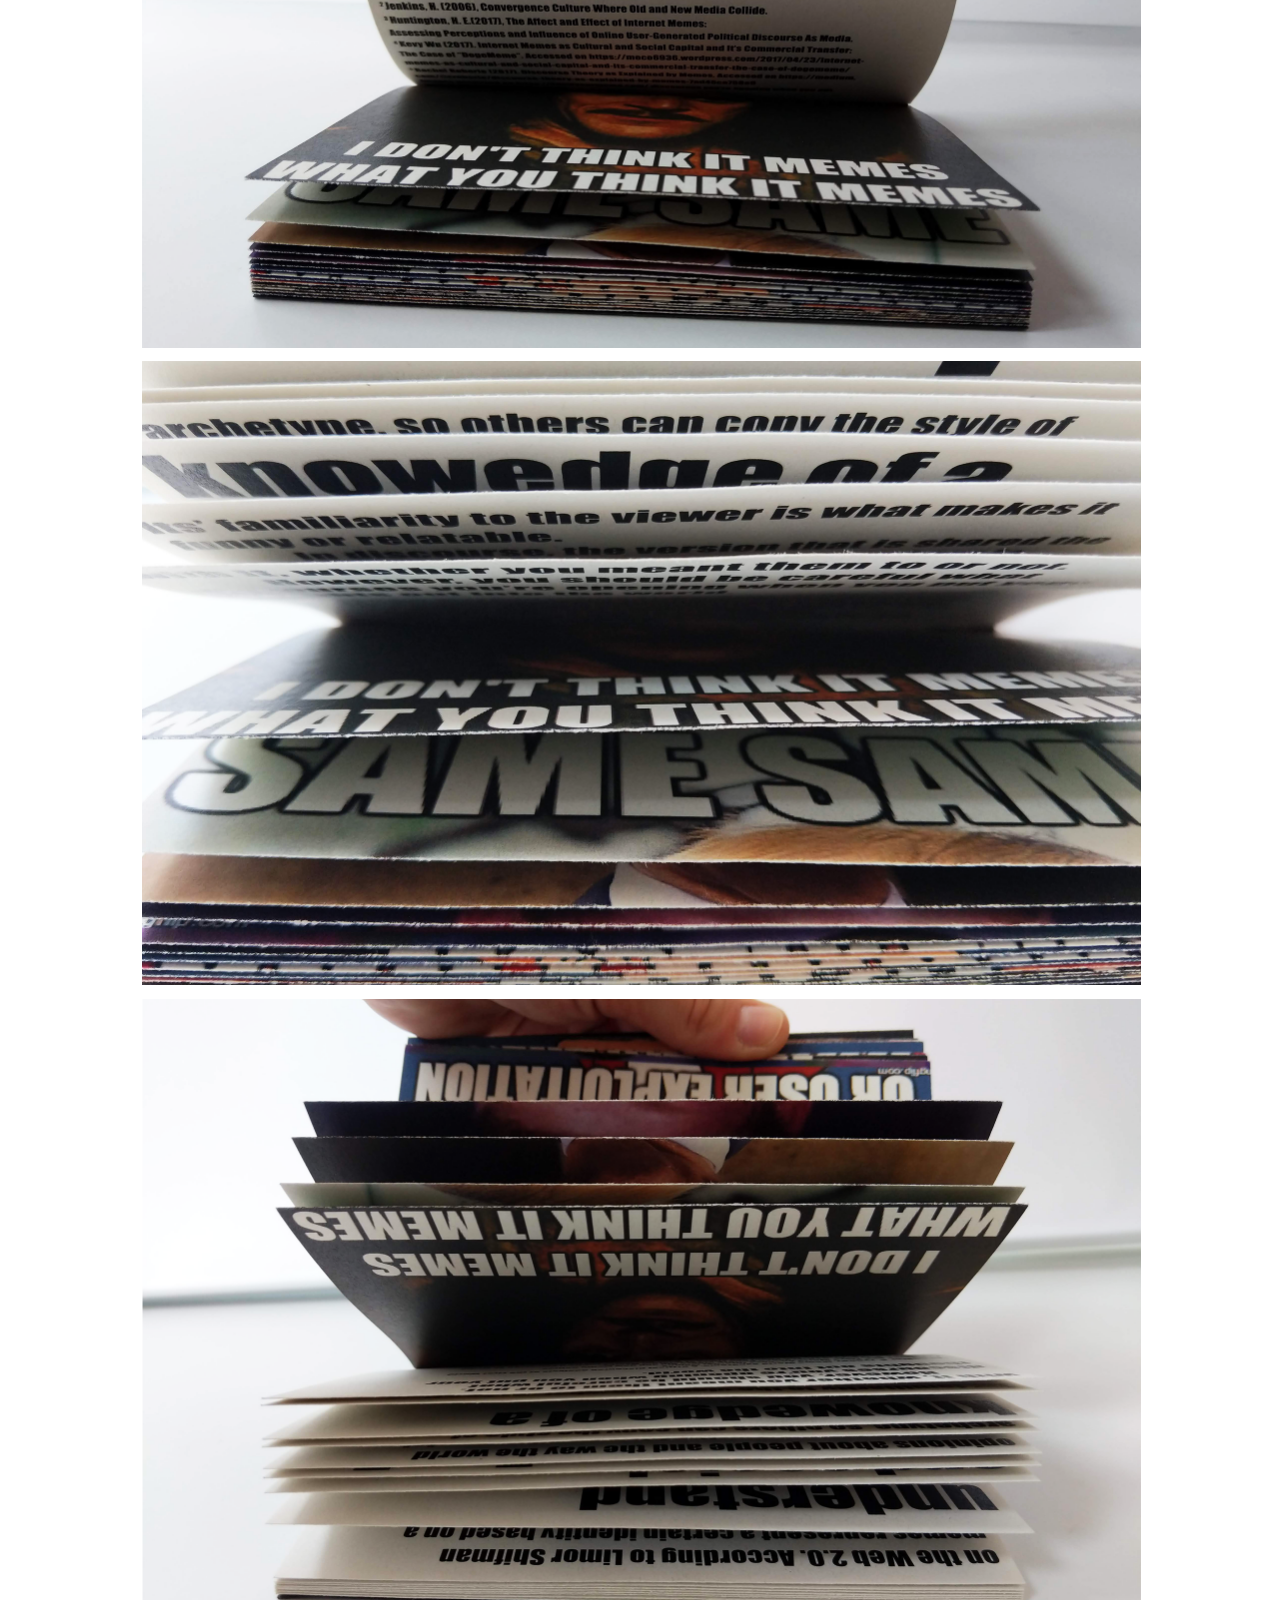
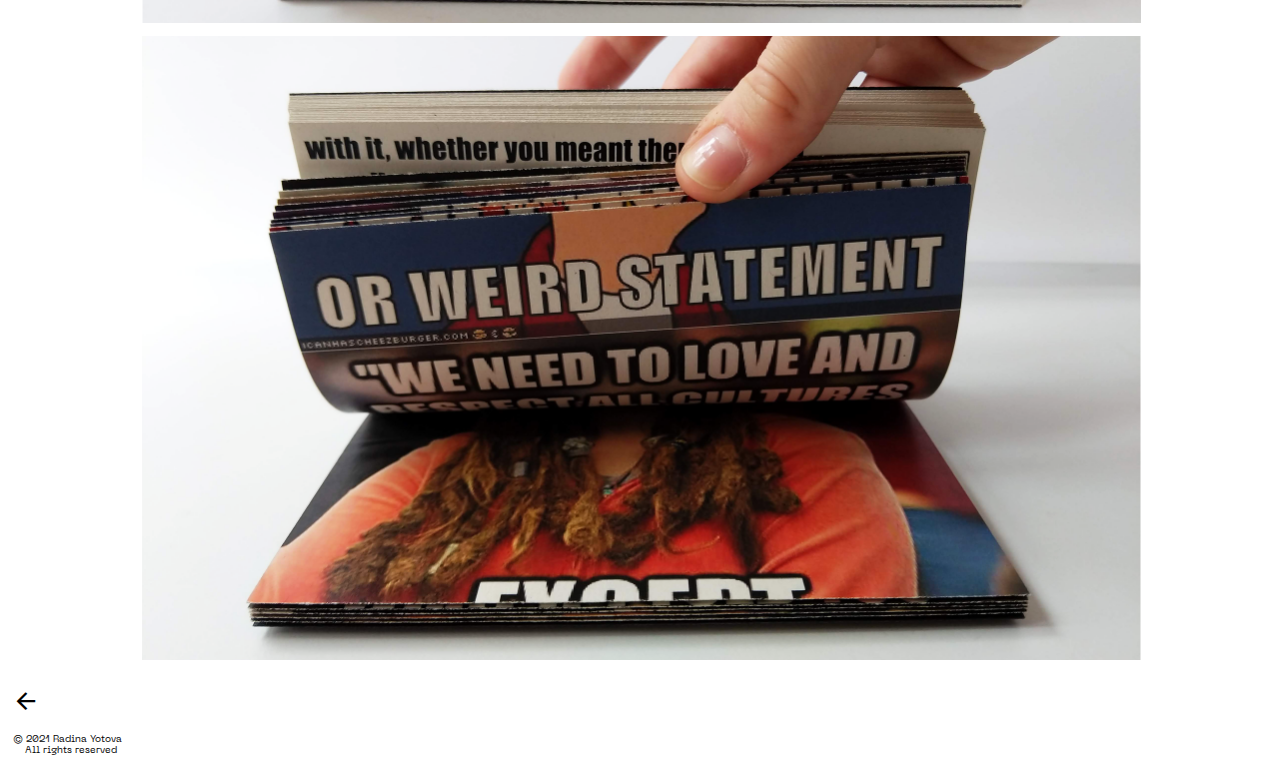
<file: pages/meme.html>
<!DOCTYPE html>
<html lang="en" >
<head>
  <meta charset="UTF-8">
  <meta content="width=device-width, minimum-scale=0.9" name="viewport"/>
  <link rel="icon" href="content/img/WW.png">
  <title>LOL</title>
  <link rel="stylesheet" href="./stylePage.css">

</head>
<body>
<div id="wrapper">
    <div class="button">
      <button class="back">
        <a href="../index.html">←</a>
      </button> 
    </div>

    <div class="container-text">
      <h1 class="title">LOL</h1>
          <div class="labels">
      <div class="labels-text">
        publication / editorial / memes / 2019
      </div>
    </div>
      <p class="info">
        Memes as Cultural Means is research-based publication inspired by the concept of “Six Degrees of Separation”. It is a collection of information related to different aspects of memes as means of communication in the participatory culture (2.0 WEB).<br>The booklet has horizontal layout in order to recreate the online medium as if you are looking at a screen.<br>The informative text is later translated into visual essay using memes from the web.
      </p>
    </div>

  <div class="img">
      <img src="content/img/meme-book/1.png">
      <img src="content/img/meme-book/2.png">
      <img src="content/img/meme-book/3.png">
      <img src="content/img/meme-book/4.png">
      <img src="content/img/meme-book/5.png">
      <img src="content/img/meme-book/6.png">
      <img src="content/img/meme-book/7.png">
      <img src="content/img/meme-book/8.png">
    </div>

    <div class="button">
      <button class="back">
        <a href="../index.html">←</a>
      </button> 
    </div>

    <div class="copyrights">
      <div class="copyrights-text">
        © 2021 Radina Yotova<br><span>All rights reserved</span>
      </div>
    </div>
</div>
</body>
</html>
</file>
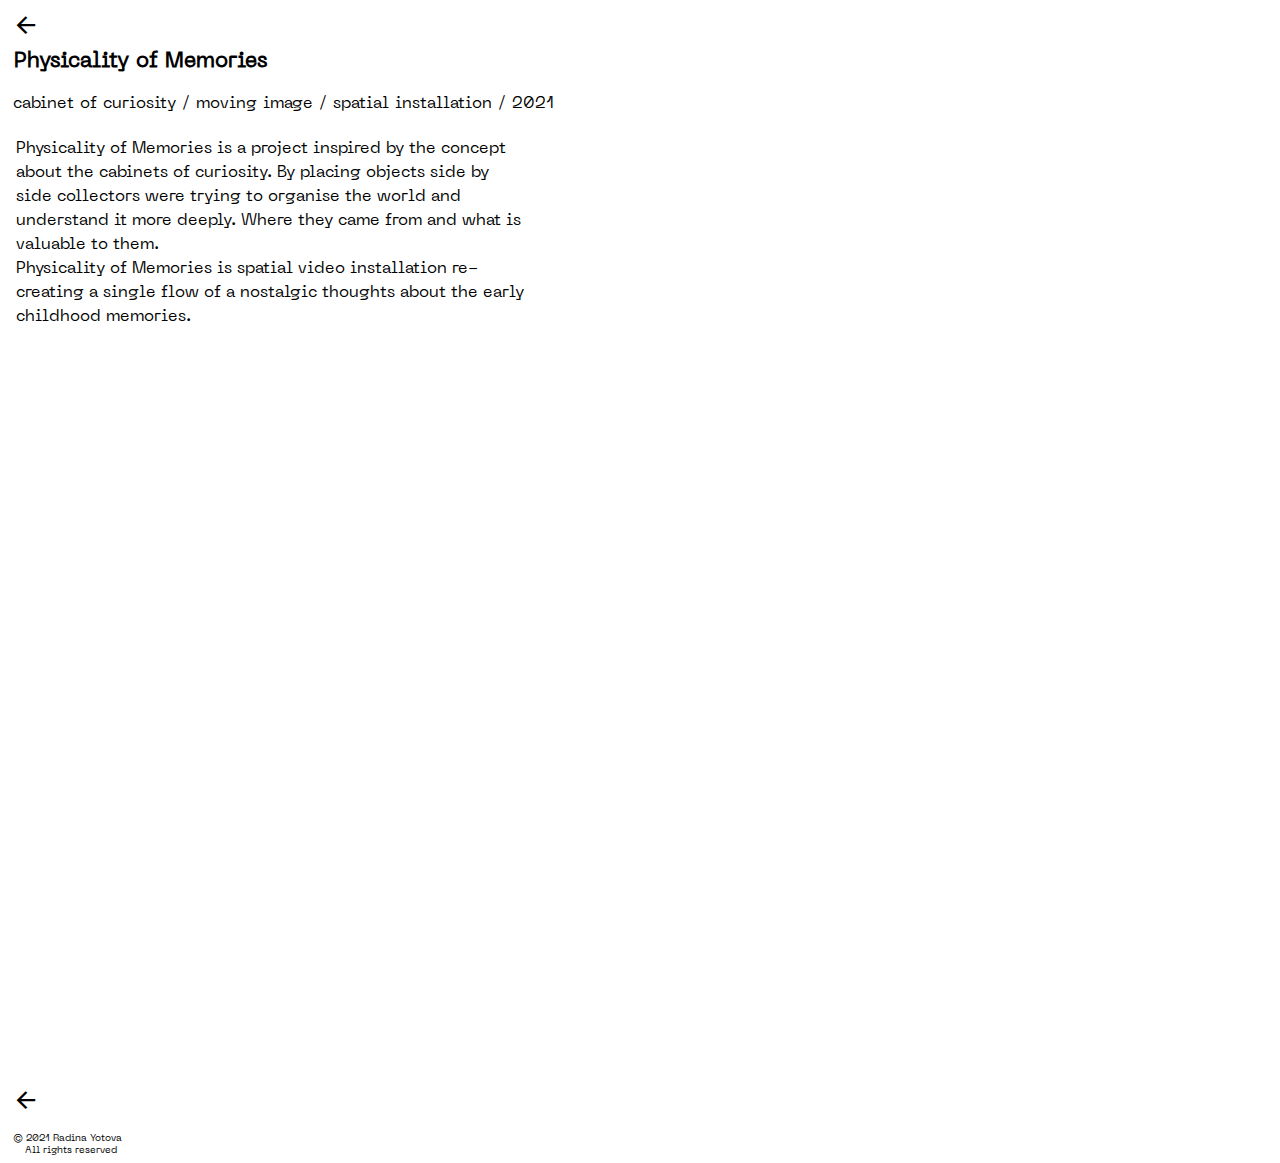
<file: pages/memories.html>
<!DOCTYPE html>
<html lang="en" >
<head>
  <meta charset="UTF-8">
  <meta content="width=device-width, minimum-scale=0.9" name="viewport"/>
  <link rel="icon" href="content/img/WW.png">
  <title>Physicality of Memories</title>
  <link rel="stylesheet" href="./stylePage.css">

</head>
<body>
<div id="wrapper">
    <div class="button">
      <button class="back">
        <a href="../index.html">←</a>
      </button> 
    </div>

    <div class="container-text">
      <h1 class="title">Physicality of Memories</h1>
          <div class="labels">
      <div class="labels-text">
        cabinet of curiosity / moving image / spatial installation / 2021
      </div>
    </div>
      <p class="info">Physicality of Memories is a project inspired by the concept about the cabinets of curiosity.
        By placing objects side by side collectors were trying to organise the world and understand it more deeply. Where they came from and what is valuable to them.<br>
        Physicality of Memories is spatial video installation re-creating a single flow of a nostalgic thoughts about the early childhood memories.
      </p>
    </div>

  <div class="img">
          <iframe title="vimeo-player" src="https://player.vimeo.com/video/547749033" width="1080" height="720" frameborder="0" allowfullscreen></iframe>
    </div>

    <div class="button">
      <button class="back">
        <a href="../index.html">←</a>
      </button> 
    </div>

    <div class="copyrights">
      <div class="copyrights-text">
        © 2021 Radina Yotova<br><span>All rights reserved</span>
      </div>
    </div>
</div>
</body>
</html>
</file>
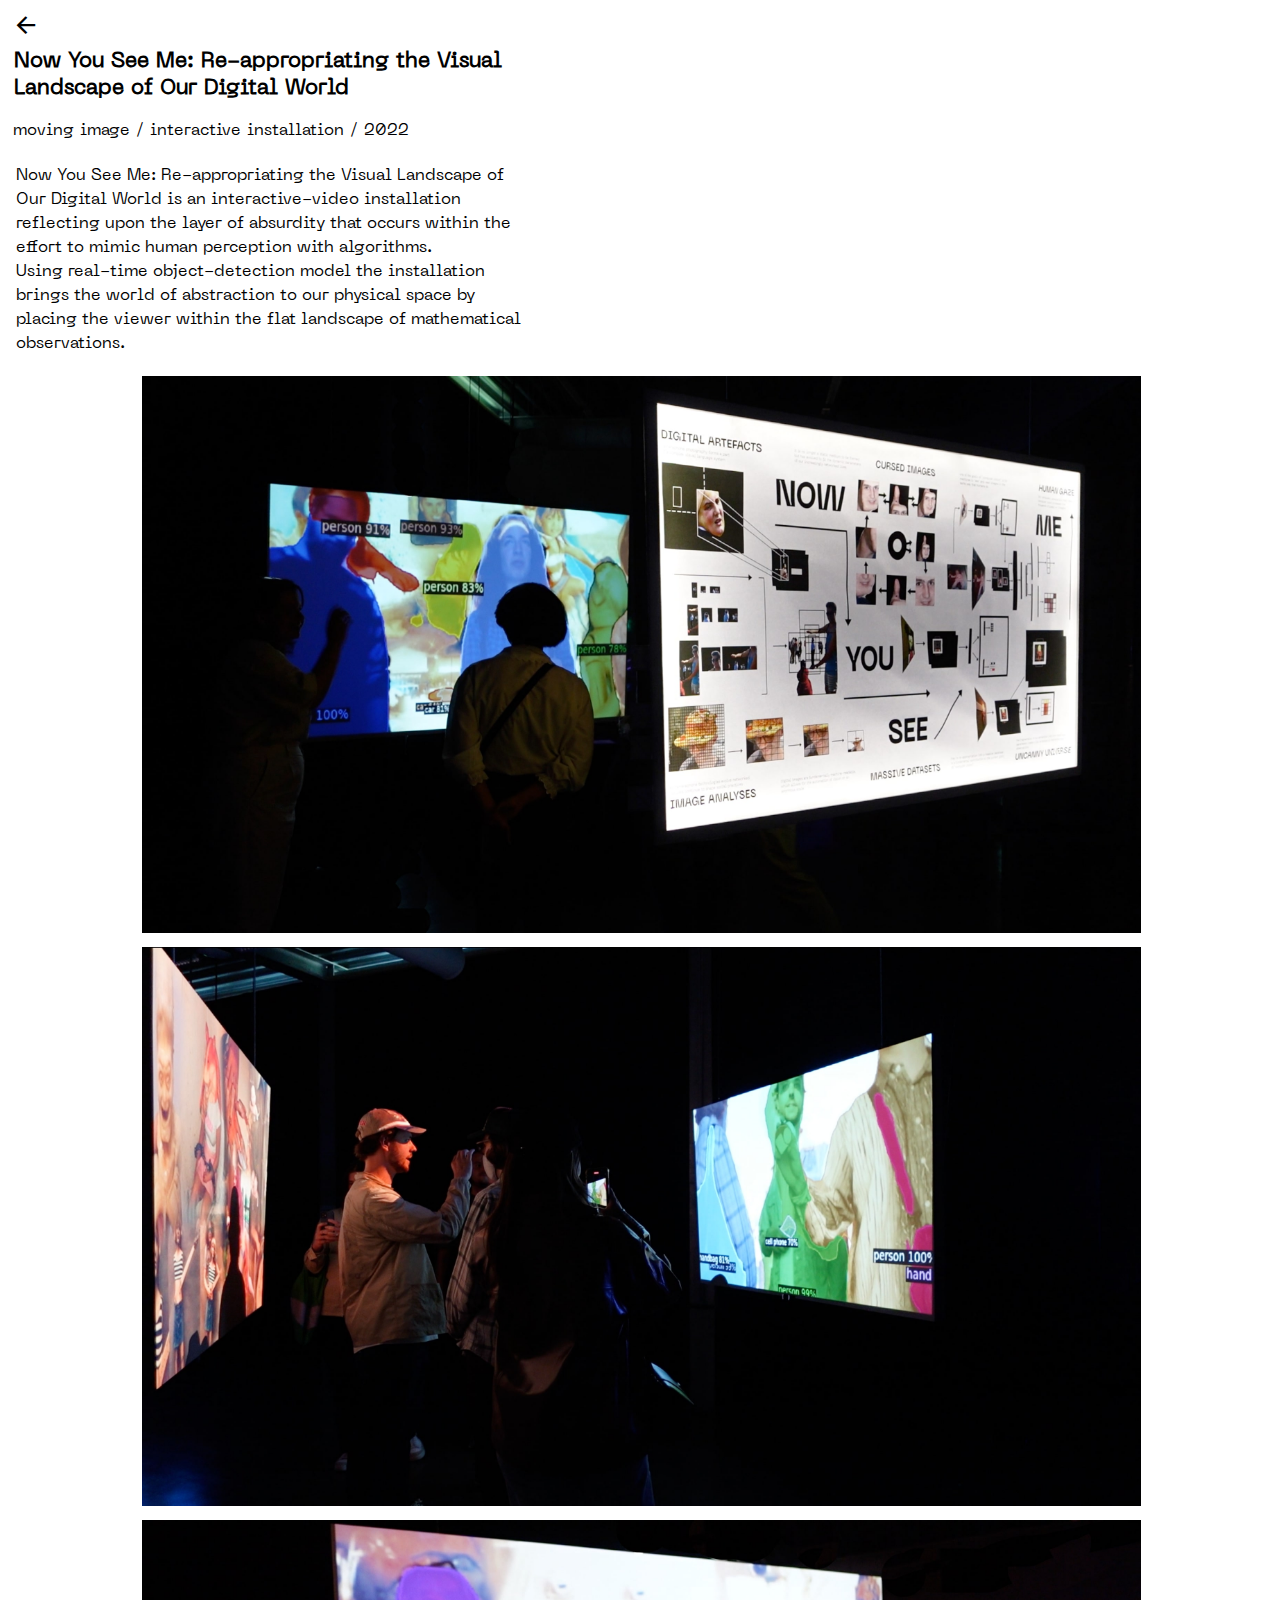
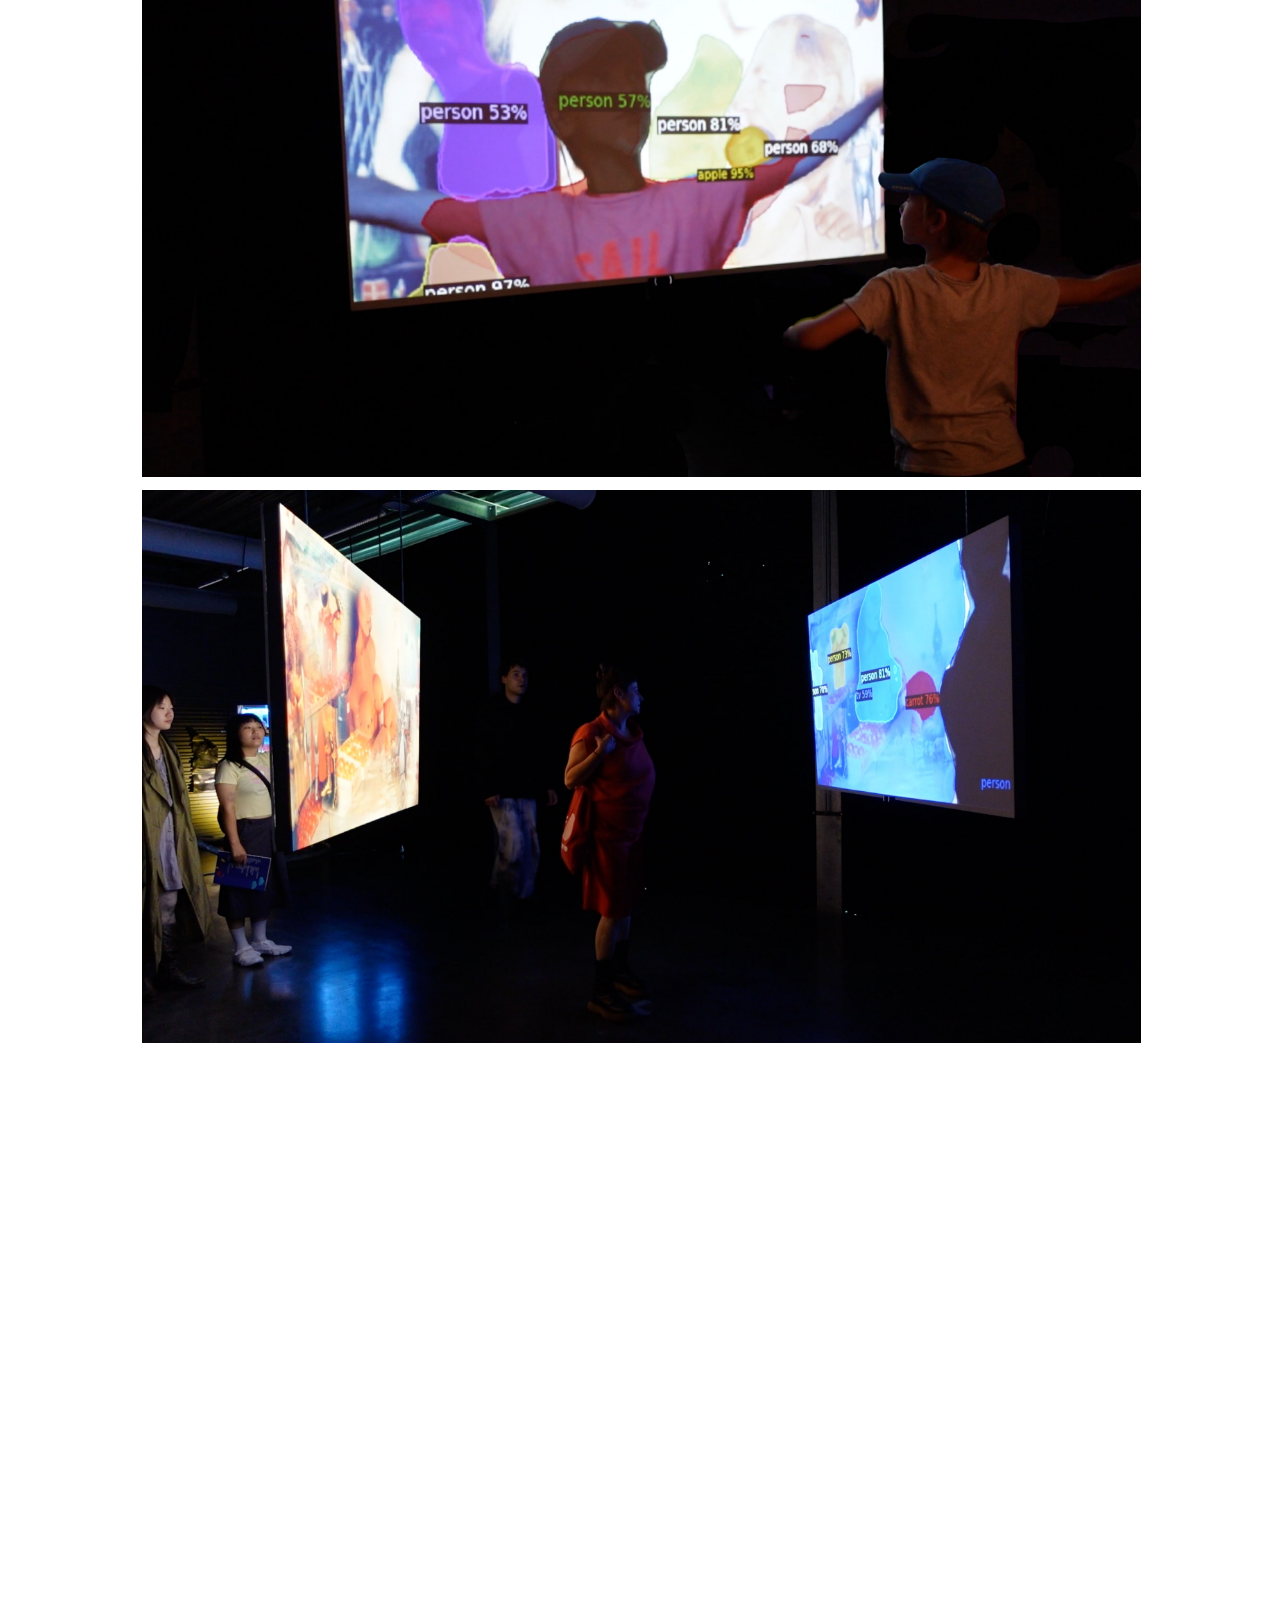
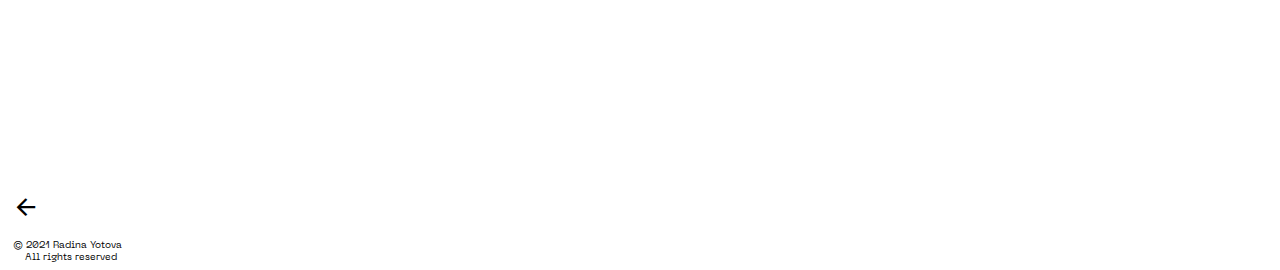
<file: pages/nowyouseeme.html>
<!DOCTYPE html>
<html lang="en" >
<head>
  <meta charset="UTF-8">
  <meta content="width=device-width, minimum-scale=0.9" name="viewport"/>
  <link rel="icon" href="content/img/WW.jpg">
  <title>Now You See Me: Re-appropriating the Visual Landscape of Our Digital World</title>
  <link rel="stylesheet" href="./stylePage.css">

</head>
<body>
<div id="wrapper">

    <div class="button">
      <button class="back">
        <a href="../index.html">←</a>
      </button> 
    </div>

    <div class="container-text">
      <h1 class="title">Now You See Me: Re-appropriating the Visual Landscape of Our Digital World</h1>

      <div class="labels">
        <div class="labels-text">
          moving image / interactive installation / 2022
        </div>
      </div>

      <p class="info">
      Now You See Me: Re-appropriating the Visual Landscape of Our Digital World is an interactive-video installation reflecting upon the layer of absurdity that occurs within the effort to mimic human perception with algorithms.
      <br>
      Using real-time object-detection model the installation brings the world of abstraction to our physical space by placing the viewer within the flat landscape of mathematical observations.
      </p>
    </div>

  <div class="img">
      <img src="content/img/nowyouseeme/1.jpg">
      <img src="content/img/nowyouseeme/2.jpg">
      <img src="content/img/nowyouseeme/3.jpg">
      <img src="content/img/nowyouseeme/4.jpg">
      <iframe width="1080" height="720" src="https://www.youtube.com/embed/BN7YmtTQE1Q" title="YouTube video player" frameborder="0" allow="accelerometer; autoplay; clipboard-write; encrypted-media; gyroscope; picture-in-picture" allowfullscreen></iframe>
    </div>

    <div class="button">
      <button class="back">
        <a href="../index.html">←</a>
      </button> 
    </div>

    <div class="copyrights">
      <div class="copyrights-text">
        © 2021 Radina Yotova<br><span>All rights reserved</span>
      </div>
    </div>

</div>
</body>
</html>
</file>
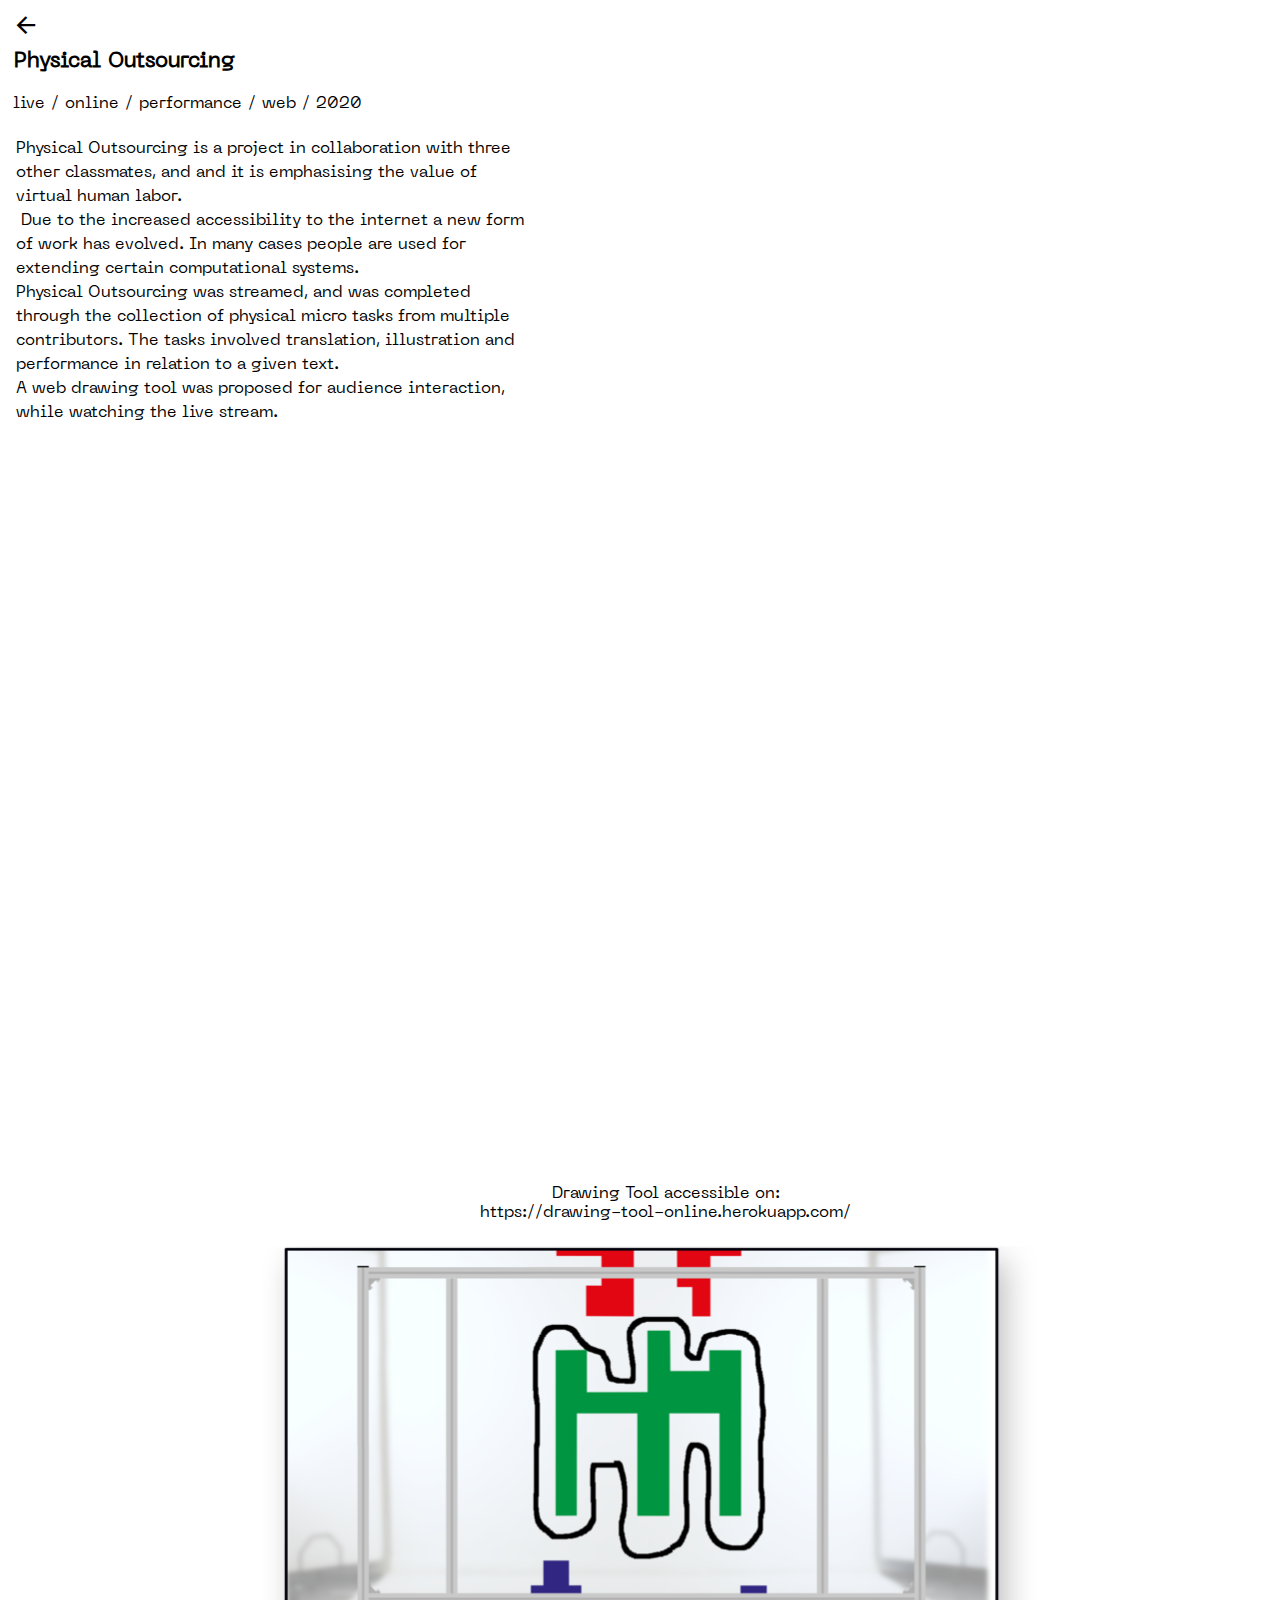
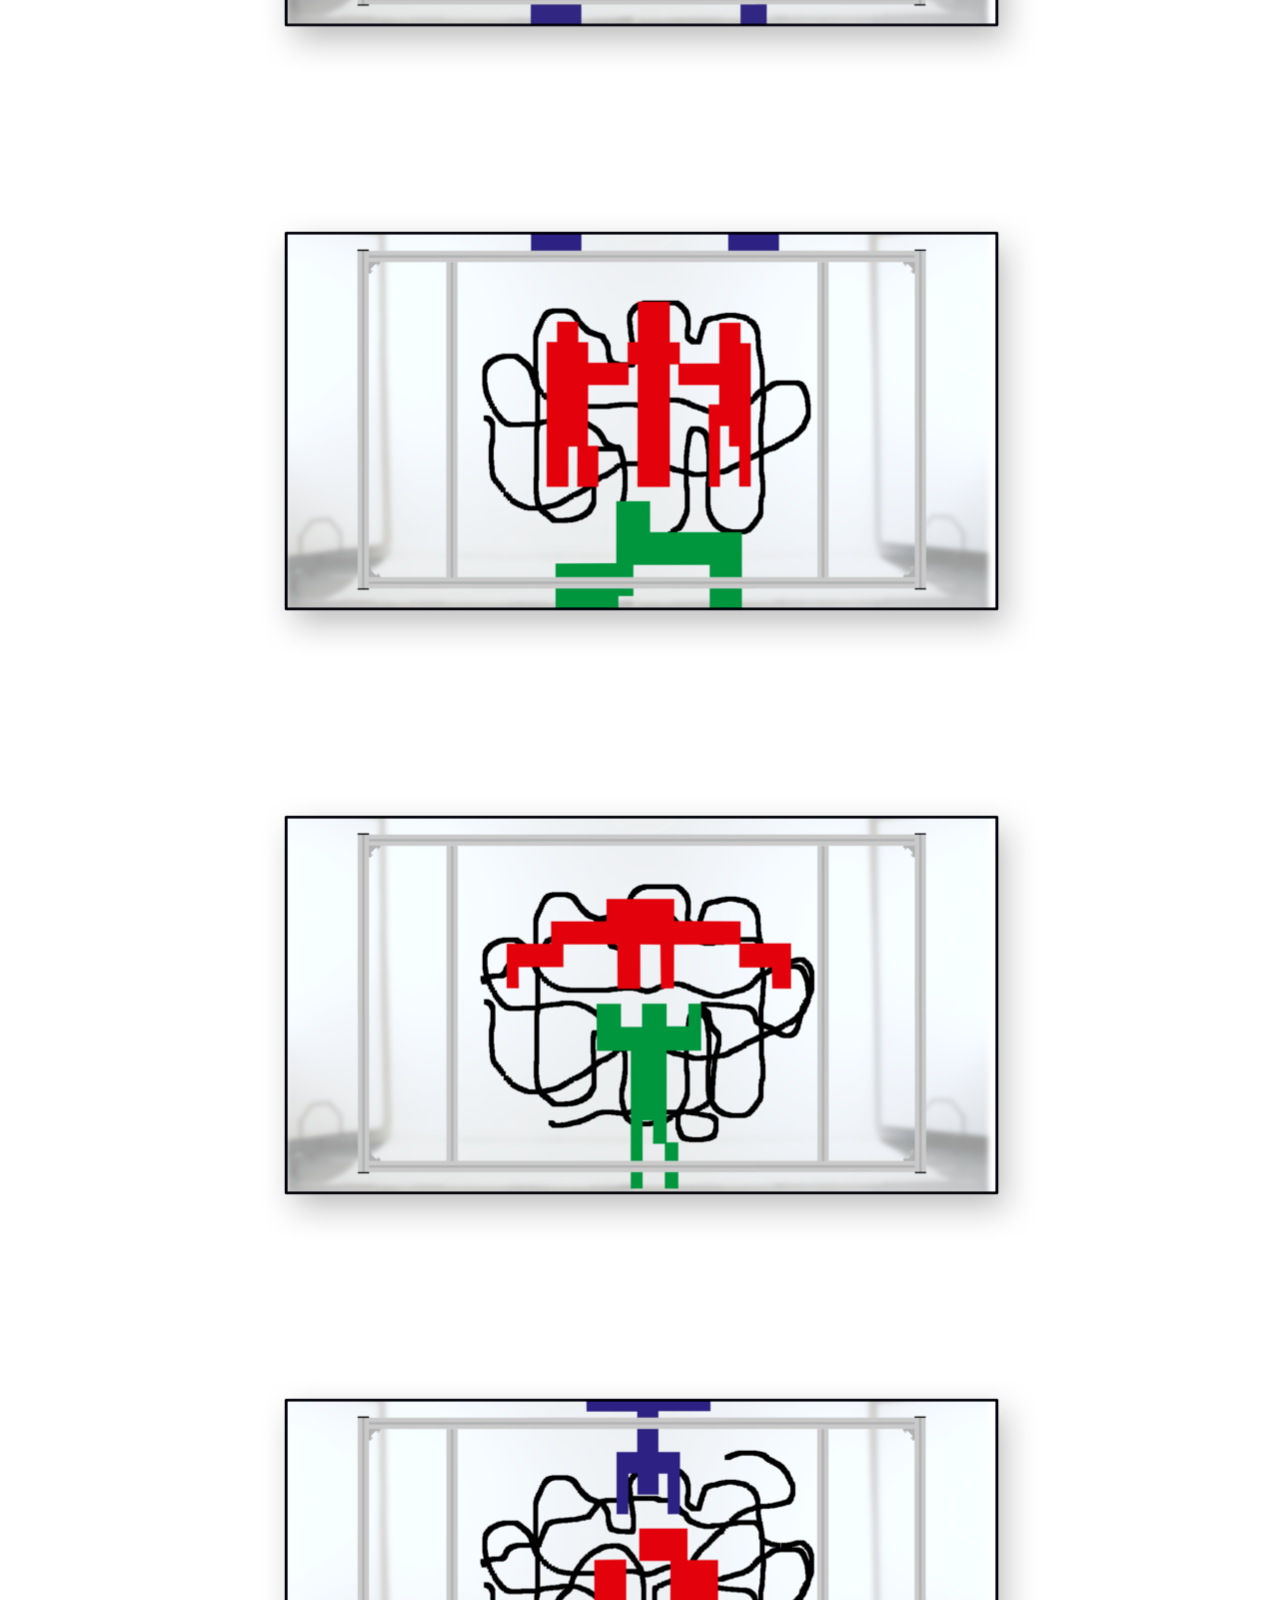
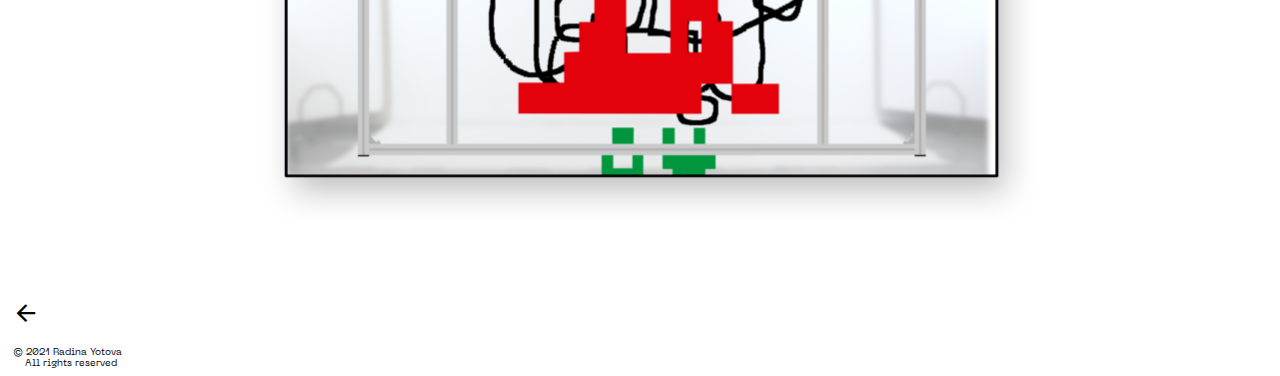
<file: pages/outsourcing.html>
<!DOCTYPE html>
<html lang="en" >
<head>
  <meta charset="UTF-8">
  <meta content="width=device-width, minimum-scale=0.9" name="viewport"/>
  <link rel="icon" href="content/img/WW.png">
  <title>Physical Outsourcing</title>
  <link rel="stylesheet" href="./stylePage.css">

</head>
<body>
<div id="wrapper">
    <div class="button">
      <button class="back">
        <a href="../index.html">←</a>
      </button> 
    </div>

    <div class="container-text">
      <h1 class="title">Physical Outsourcing</h1>
          <div class="labels">
      <div class="labels-text">
        live / online / performance / web / 2020
      </div>
    </div>
      <p class="info">
        Physical Outsourcing is a project in collaboration with three other classmates, and and it is emphasising the value of virtual human labor.<br> Due to the increased accessibility to the internet a new form of work has evolved. In many cases people are used for extending certain computational systems.<br>
        Physical Outsourcing was streamed, and was completed through the collection of physical micro tasks from multiple contributors.
        The tasks involved translation, illustration and performance in relation to a given text.<br>
        A web drawing tool was proposed for audience interaction, while watching the live stream.
      </p>
    </div>

  <div class="img">
    <iframe src="https://www.youtube.com/embed/AbGqv-Mosgg" title="YouTube video player" frameborder="0" allow="accelerometer; autoplay; clipboard-write; encrypted-media; gyroscope; picture-in-picture" allowfullscreen></iframe>
    <div id="labels-img">
        Drawing Tool accessible on:<br><a href=" https://drawing-tool-online.herokuapp.com/">https://drawing-tool-online.herokuapp.com/</a> 
      </div>
    <img src="content/img/outsourcing/1.png">
    <img src="content/img/outsourcing/2.png">
    <img src="content/img/outsourcing/3.png">
    <img src="content/img/outsourcing/4.png">
    </div>

     <div class="button">
      <button class="back">
        <a href="../index.html">←</a>
      </button> 
    </div>

    <div class="copyrights">
      <div class="copyrights-text">
        © 2021 Radina Yotova<br><span>All rights reserved</span>
      </div>
    </div>
</div>
</body>
</html>
</file>
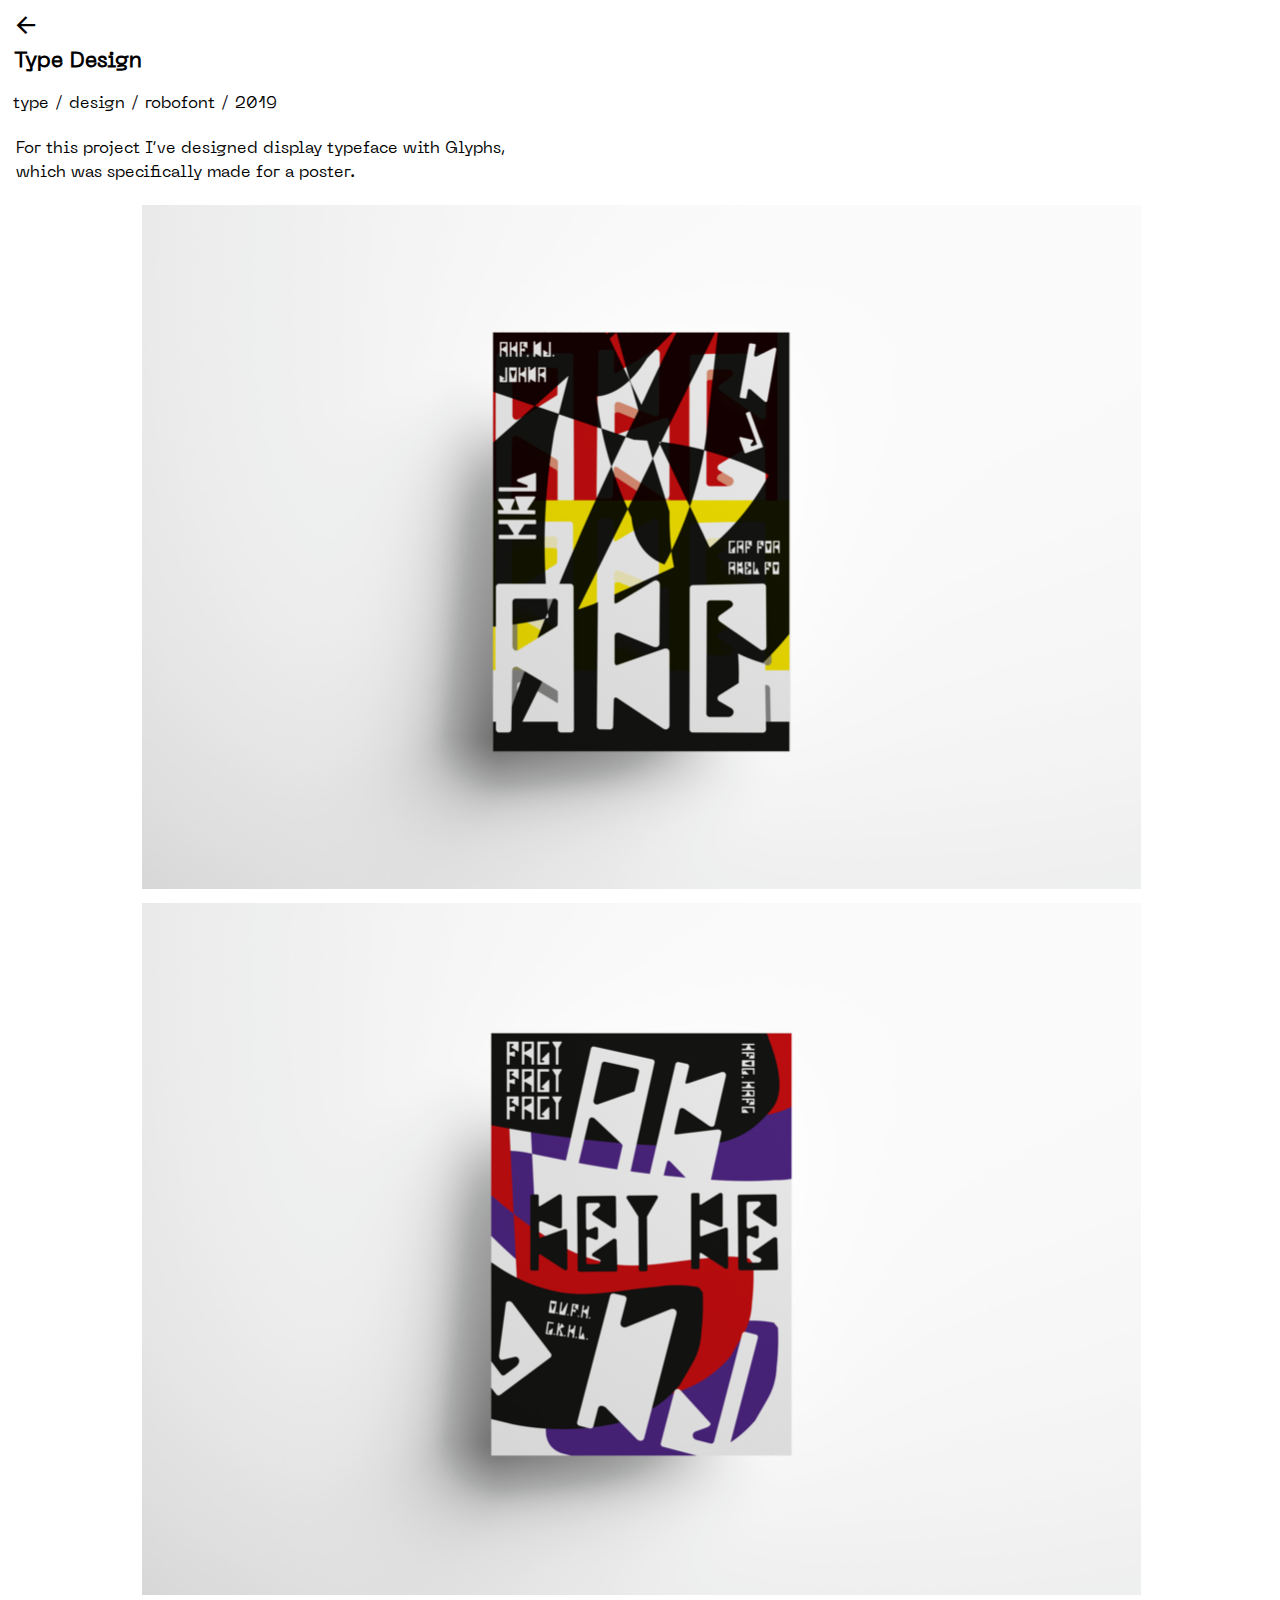
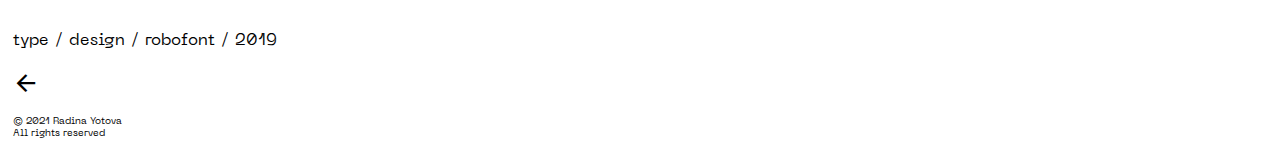
<file: pages/ownTypePoster.html>
<!DOCTYPE html>
<html lang="en" >
<head>
  <meta charset="UTF-8">
  <meta name="viewport" content="width=device-width, initial-scale=1.0">
  <link rel="icon" href="content/img/WW.png">
  <title>Type Design</title>
  <link rel="stylesheet" href="./stylePage.css">

</head>
<body>
<div id="wrapper">
    <div class="button">
      <button class="back">
        <a href="../index.html">←</a>
      </button> 
    </div>

    <div class="container-text">
      <h1 class="title">Type Design</h1>
          <div class="labels">
      <div class="labels-text">
        type / design / robofont / 2019
      </div>
    </div>
      <p class="info">
        For this project I’ve designed display typeface with Glyphs, which was specifically made for a poster.
      </p>
    </div>

  <div class="img">
      <img src="content/img/own-typeface-poster/1.png">
      <img src="content/img/own-typeface-poster/2.png">
    </div>

    <div class="labels">
      <div class="labels-text">
          type / design / robofont / 2019
      </div>
    </div>

    <div class="button">
      <button class="back">
        <a href="../index.html">←</a>
      </button> 
    </div>

    <div class="copyrights">
      <div class="copyrights-text">
        © 2021 Radina Yotova<br>All rights reserved
      </div>
    </div>
</div>
</body>
</html>
</file>
<file: pages/stylePage.css>
@font-face {font-family: myFont;src: url(content/fonts/NeueMachina-Regular.otf);}

body {width: 99vw;overflow-x:hidden;}

*{scrollbar-width: none;user-drag: none; user-select: none;-moz-user-select: none;-webkit-user-drag: none;-webkit-user-select: none;-ms-user-select: none;}
*::-webkit-scrollbar { width: 0 !important }
*{ -ms-overflow-style: none;scrollbar-width: none;}

.button{margin-bottom:0.3vw;padding-bottom:0.3vw;border:none;z-index:10;background-color:#fff;top:0;width:100%;}

.back{border:none;font-size:2em;font-family:myFont;margin-right:1em;background-color:transparent;}
.back:focus{outline:0;border:none;font-size:1.3em;font-family:myFont;margin-right:1em;background-color:transparent;}
.back:hover{filter: drop-shadow(0 0 0.75rem #FF00FF);color:#000;}


a{text-decoration:none;color:#000;cursor:pointer;}

.title{
	margin:0;
	padding-left:0.3em;
	position:relative;
	font-family:myFont;
	font-size:1.3em;
	line-height:1.3em;
	width:40%;
}

.info{
	padding-left:0.5em;
	width:40vw;
	font-family:myFont;
	font-size:1em;
	line-height:1.5;
	text-align:left;
}

#labels-img{text-align:center;position: relative;width: 100vw;font-family:myFont;font-size:1em;line-height:1.2;padding-top:0.5em;margin-top:0.5em;margin-left:0.5em;padding-bottom:0.7em;margin-bottom:0.7em;}

.img{margin:0.3em;padding:0.3em;text-align:center;}

img{width:80%;margin-bottom:0.3em;padding-bottom:0.3em;}

.copyrights{position: absolute;width: 100vw;font-family:myFont;font-size:0.6em;line-height:1.2;margin-top:0.5em;padding-top:0.5em;margin-left:0.5em;padding-bottom:0.7em;margin-bottom:0.7em;}
.copyrights span{padding-left: 1.3em;text-indent:-1.5em;}
.labels{position: relative;width: 100%;font-family:myFont;font-size:1em;word-spacing:1px;line-height:1.5em;padding-top:0.5em;margin-top:0.5em;margin-left:0.3em;padding-bottom:0.3em;margin-bottom:0.5em;}


.img iframe{
	padding:0;
	margin:0;
}

iframe{
	width:80%;
	height:80vh;
}

@media only screen and (max-width: 800px) {

body {
  overflow: hidden!important;
  overflow-y: scroll !important;
  width: calc(var(--vw, 1vw) * 100);
}

#wrapper {
  overflow-x:hidden!important;
}

.title{
	margin:0;
	padding-left:0.3em;
	position:relative;
	font-family:myFont;
	font-size:1.2em;
	line-height:1.3em;
	width:95%;
}

img{width:95%;margin-bottom:0.1em;padding-bottom:0.1em;}

button{font-size:10em;margin:0em;padding:0;}

.back{font-size:1.5em;margin:0;padding:0.2em;}
.back:hover{filter: drop-shadow(0 0 0rem #FF00FF);color:#000;}



.info{
	margin:0;
	padding:0.5em;
	padding-top:1em;
	width:90vw;
	font-family:myFont;
	font-size:1em;
	line-height:1.3;
	text-align:left;
}

iframe{
	width:95%;
	height:30vh;
	padding:0;
	margin:0;
}

.img{width:100%;margin:0;text-align:left;}

.last{width:80%;margin-bottom:0em;padding-bottom:0em;}

.labels{font-size:0.9em; width: 90%;}

#labels-img{font-size:0.9em;width:90vw;text-align:left;}

.copyrights{font-size:0.6em;}
}

.copyrights span{
  padding-left: 1.3em;
  text-indent:-1.5em;
}
</file>
